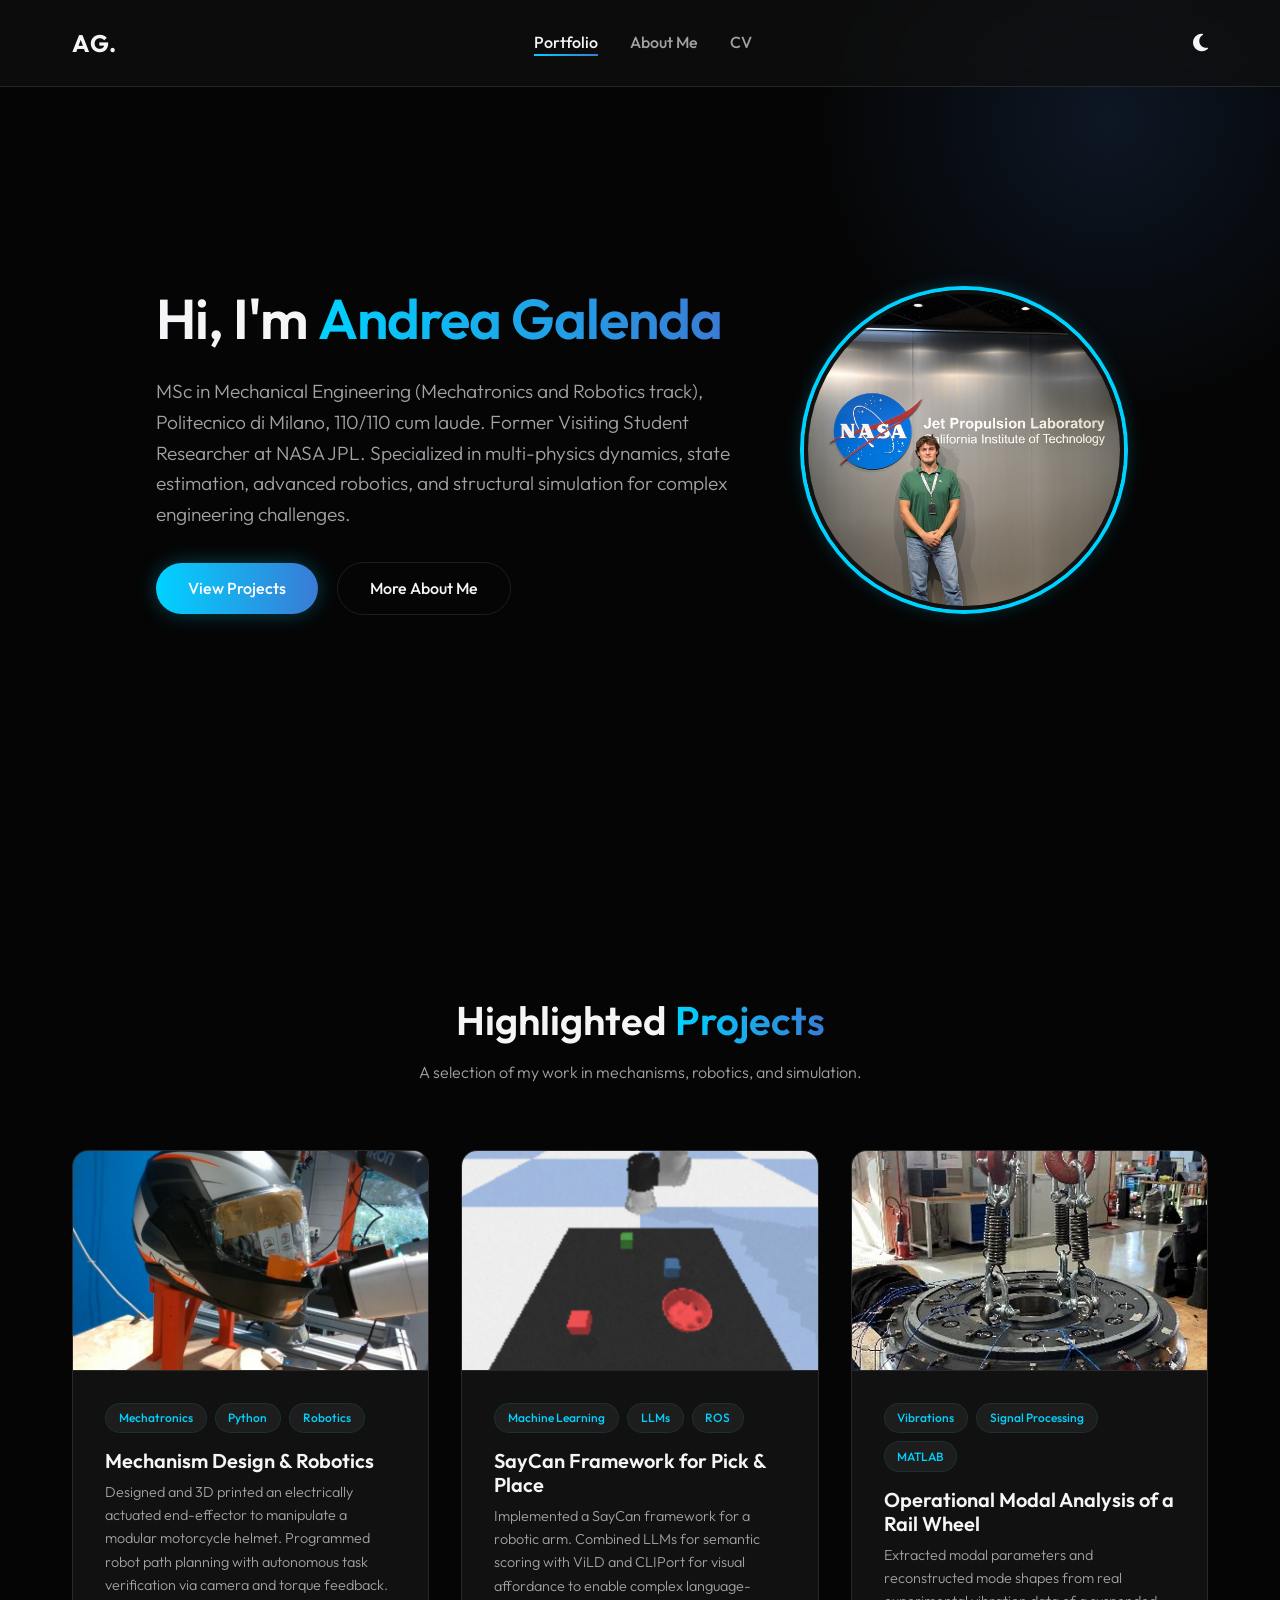
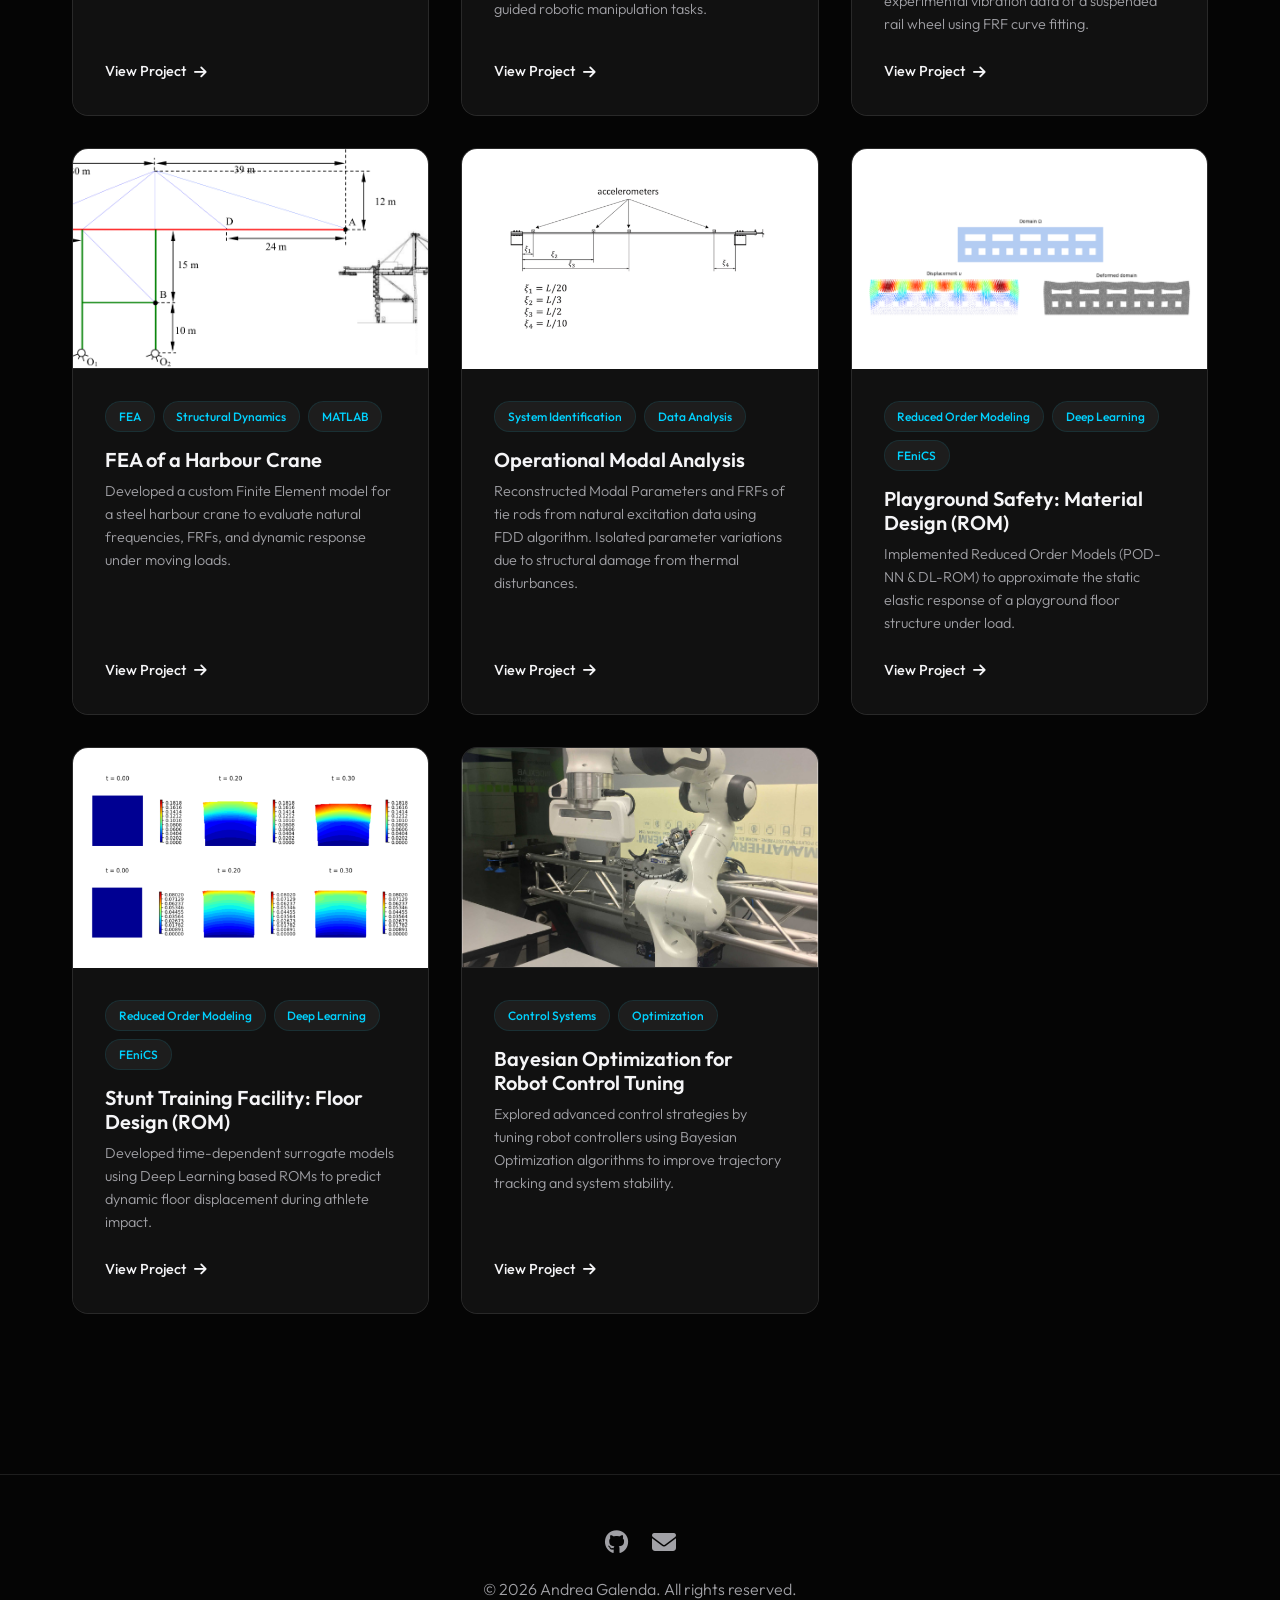
<file: index.html>
<!DOCTYPE html>
<html lang="en">
<head>
    <meta charset="UTF-8">
    <meta name="viewport" content="width=device-width, initial-scale=1.0">
    <title>Andrea Galenda | Robotics & Mechatronics Engineer</title>
    <meta name="description" content="Portfolio of Andrea Galenda, MSc in Mechanical Engineering (Mechatronics and Robotics, 110/110 cum laude), specializing in multi-physics dynamics, robotics, and advanced simulation.">
    <link rel="stylesheet" href="styles.css">
    <link rel="stylesheet" href="https://cdnjs.cloudflare.com/ajax/libs/font-awesome/6.4.0/css/all.min.css">
</head>
<body>

    <!-- Navigation -->
    <nav>
        <div class="container nav-content">
            <a href="index.html" class="logo">AG.</a>
            <ul class="nav-links">
                <li><a href="index.html" class="active">Portfolio</a></li>
                <li><a href="about.html">About Me</a></li>
                <li><a href="cv.html">CV</a></li>
            </ul>
            <button class="theme-toggle" id="theme-toggle" aria-label="Toggle dark/light mode">
                <i class="fas fa-moon" id="theme-icon"></i>
            </button>
        </div>
    </nav>

    <!-- Hero Section -->
    <section class="hero">
        <div class="container">
            <div class="hero-flex">
                <div class="hero-content">
                    <h1 class="fade-in">Hi, I'm <span class="gradient-text">Andrea Galenda</span></h1>
                    <p class="fade-in">MSc in Mechanical Engineering (Mechatronics and Robotics track), Politecnico di Milano, 110/110 cum laude. Former Visiting Student Researcher at NASA JPL. Specialized in multi-physics dynamics, state estimation, advanced robotics, and structural simulation for complex engineering challenges.</p>
                    <div class="fade-in">
                        <a href="#projects" class="btn btn-primary">View Projects</a>
                        <a href="about.html" class="btn btn-secondary" style="margin-left: 1rem;">More About Me</a>
                    </div>
                </div>
                <img src="jpl-propic.jpg" alt="Andrea Galenda Profile Picture" class="profile-pic">
            </div>
        </div>
    </section>

    <!-- Projects Section -->
    <section id="projects" class="section">
        <div class="container">
            <div class="section-header fade-in">
                <h2>Highlighted <span class="gradient-text">Projects</span></h2>
                <p>A selection of my work in mechanisms, robotics, and simulation.</p>
            </div>

            <div class="projects-grid">
                <!-- Project 1 -->
                <div class="project-card fade-in">
                    <img src="Lab_Industrial_Robotics/Lab_industrial_robotics_cover_pic.png" alt="Mechanism Design and Robotics" class="project-image" id="img-robotics">
                    <div class="project-content">
                        <div class="project-tags">
                            <span class="tag">Mechatronics</span>
                            <span class="tag">Python</span>
                            <span class="tag">Robotics</span>
                        </div>
                        <h3 class="project-title">Mechanism Design & Robotics</h3>
                        <p class="project-desc">Designed and 3D printed an electrically actuated end-effector to manipulate a modular motorcycle helmet. Programmed robot path planning with autonomous task verification via camera and torque feedback.</p>
                        <a href="project-robotics.html" class="project-link">
                            View Project <i class="fas fa-arrow-right"></i>
                        </a>
                    </div>
                </div>

                <!-- Project 2 -->
                <div class="project-card fade-in">
                    <img src="Machine_Learning_for_Mechanical_Systems/PickPlace_setup.png" alt="SayCan for Pick and Place" class="project-image" id="img-saycan">
                    <div class="project-content">
                        <div class="project-tags">
                            <span class="tag">Machine Learning</span>
                            <span class="tag">LLMs</span>
                            <span class="tag">ROS</span>
                        </div>
                        <h3 class="project-title">SayCan Framework for Pick & Place</h3>
                        <p class="project-desc">Implemented a SayCan framework for a robotic arm. Combined LLMs for semantic scoring with ViLD and CLIPort for visual affordance to enable complex language-guided robotic manipulation tasks.</p>
                        <a href="project-saycan.html" class="project-link">
                            View Project <i class="fas fa-arrow-right"></i>
                        </a>
                    </div>
                </div>

                <!-- Project 3: Rail Wheel -->
                <div class="project-card fade-in">
                    <img src="Advanced_Dynamics_For_Mechanical_System/Images/wheel.png" alt="Rail Wheel Modal Analysis" class="project-image" id="img-railwheel">
                    <div class="project-content">
                        <div class="project-tags">
                            <span class="tag">Vibrations</span>
                            <span class="tag">Signal Processing</span>
                            <span class="tag">MATLAB</span>
                        </div>
                        <h3 class="project-title">Operational Modal Analysis of a Rail Wheel</h3>
                        <p class="project-desc">Extracted modal parameters and reconstructed mode shapes from real experimental vibration data of a suspended rail wheel using FRF curve fitting.</p>
                        <a href="project-railwheel.html" class="project-link">
                            View Project <i class="fas fa-arrow-right"></i>
                        </a>
                    </div>
                </div>

                <!-- Project 4: Harbour Crane FEA -->
                <div class="project-card fade-in">
                    <img src="Advanced_Dynamics_For_Mechanical_System/crane.jpeg" alt="Harbour Crane FEA" class="project-image" id="img-fea">
                    <div class="project-content">
                        <div class="project-tags">
                            <span class="tag">FEA</span>
                            <span class="tag">Structural Dynamics</span>
                            <span class="tag">MATLAB</span>
                        </div>
                        <h3 class="project-title">FEA of a Harbour Crane</h3>
                        <p class="project-desc">Developed a custom Finite Element model for a steel harbour crane to evaluate natural frequencies, FRFs, and dynamic response under moving loads.</p>
                        <a href="project-crane-fea.html" class="project-link">
                            View Project <i class="fas fa-arrow-right"></i>
                        </a>
                    </div>
                </div>

                <!-- Project 5 -->
                <div class="project-card fade-in">
                    <img src="Data_Analysis_for_Mechanical_Systems/Sketch.png" alt="Operational Modal Analysis" class="project-image" id="img-tierods" style="background-color: white; padding: 1rem; object-fit: contain;">
                    <div class="project-content">
                        <div class="project-tags">
                            <span class="tag">System Identification</span>
                            <span class="tag">Data Analysis</span>
                        </div>
                        <h3 class="project-title">Operational Modal Analysis</h3>
                        <p class="project-desc">Reconstructed Modal Parameters and FRFs of tie rods from natural excitation data using FDD algorithm. Isolated parameter variations due to structural damage from thermal disturbances.</p>
                        <a href="project-tierods.html" class="project-link">
                            View Project <i class="fas fa-arrow-right"></i>
                        </a>
                    </div>
                </div>

                <!-- Project 6: Playground Safety ROM -->
                <div class="project-card fade-in">
                    <img src="Model_Order_Reduction/Playground_Safety/Cover_pic.png" alt="Playground Safety ROM" class="project-image" id="img-rom1" style="background-color: white; padding: 1rem; object-fit: contain;">
                    <div class="project-content">
                        <div class="project-tags">
                            <span class="tag">Reduced Order Modeling</span>
                            <span class="tag">Deep Learning</span>
                            <span class="tag">FEniCS</span>
                        </div>
                        <h3 class="project-title">Playground Safety: Material Design (ROM)</h3>
                        <p class="project-desc">Implemented Reduced Order Models (POD-NN & DL-ROM) to approximate the static elastic response of a playground floor structure under load.</p>
                        <a href="project-rom-1.html" class="project-link">
                            View Project <i class="fas fa-arrow-right"></i>
                        </a>
                    </div>
                </div>

                <!-- Project 7: Stunt Training Facility ROM -->
                <div class="project-card fade-in">
                    <img src="Model_Order_Reduction/Stunt_Training_Facility/Cover.png" alt="Stunt Training Facility ROM" class="project-image" id="img-rom2" style="background-color: white; padding: 1rem; object-fit: contain;">
                    <div class="project-content">
                        <div class="project-tags">
                            <span class="tag">Reduced Order Modeling</span>
                            <span class="tag">Deep Learning</span>
                            <span class="tag">FEniCS</span>
                        </div>
                        <h3 class="project-title">Stunt Training Facility: Floor Design (ROM)</h3>
                        <p class="project-desc">Developed time-dependent surrogate models using Deep Learning based ROMs to predict dynamic floor displacement during athlete impact.</p>
                        <a href="project-rom-2.html" class="project-link">
                            View Project <i class="fas fa-arrow-right"></i>
                        </a>
                    </div>
                </div>
                
                <!-- Project 8 -->
                <div class="project-card fade-in">
                    <img src="Machine_Learning_for_Mechanical_Systems/BO_setup.jpg" alt="Bayesian Optimization" class="project-image" id="img-bayes">
                    <div class="project-content">
                        <div class="project-tags">
                            <span class="tag">Control Systems</span>
                            <span class="tag">Optimization</span>
                        </div>
                        <h3 class="project-title">Bayesian Optimization for Robot Control Tuning</h3>
                        <p class="project-desc">Explored advanced control strategies by tuning robot controllers using Bayesian Optimization algorithms to improve trajectory tracking and system stability.</p>
                        <a href="project-bayes.html" class="project-link">
                            View Project <i class="fas fa-arrow-right"></i>
                        </a>
                    </div>
                </div>

            </div>
        </div>
    </section>

    <!-- Footer -->
    <footer>
        <div class="container">
            <div class="social-links">
                <a href="https://github.com/andreagalenda" target="_blank" aria-label="GitHub"><i class="fab fa-github"></i></a>
                <a href="mailto:andrea.galenda@gmail.com" aria-label="Email"><i class="fas fa-envelope"></i></a>
            </div>
            <p>&copy; 2026 Andrea Galenda. All rights reserved.</p>
        </div>
    </footer>

    <script src="script.js"></script>
</body>
</html>
</file>
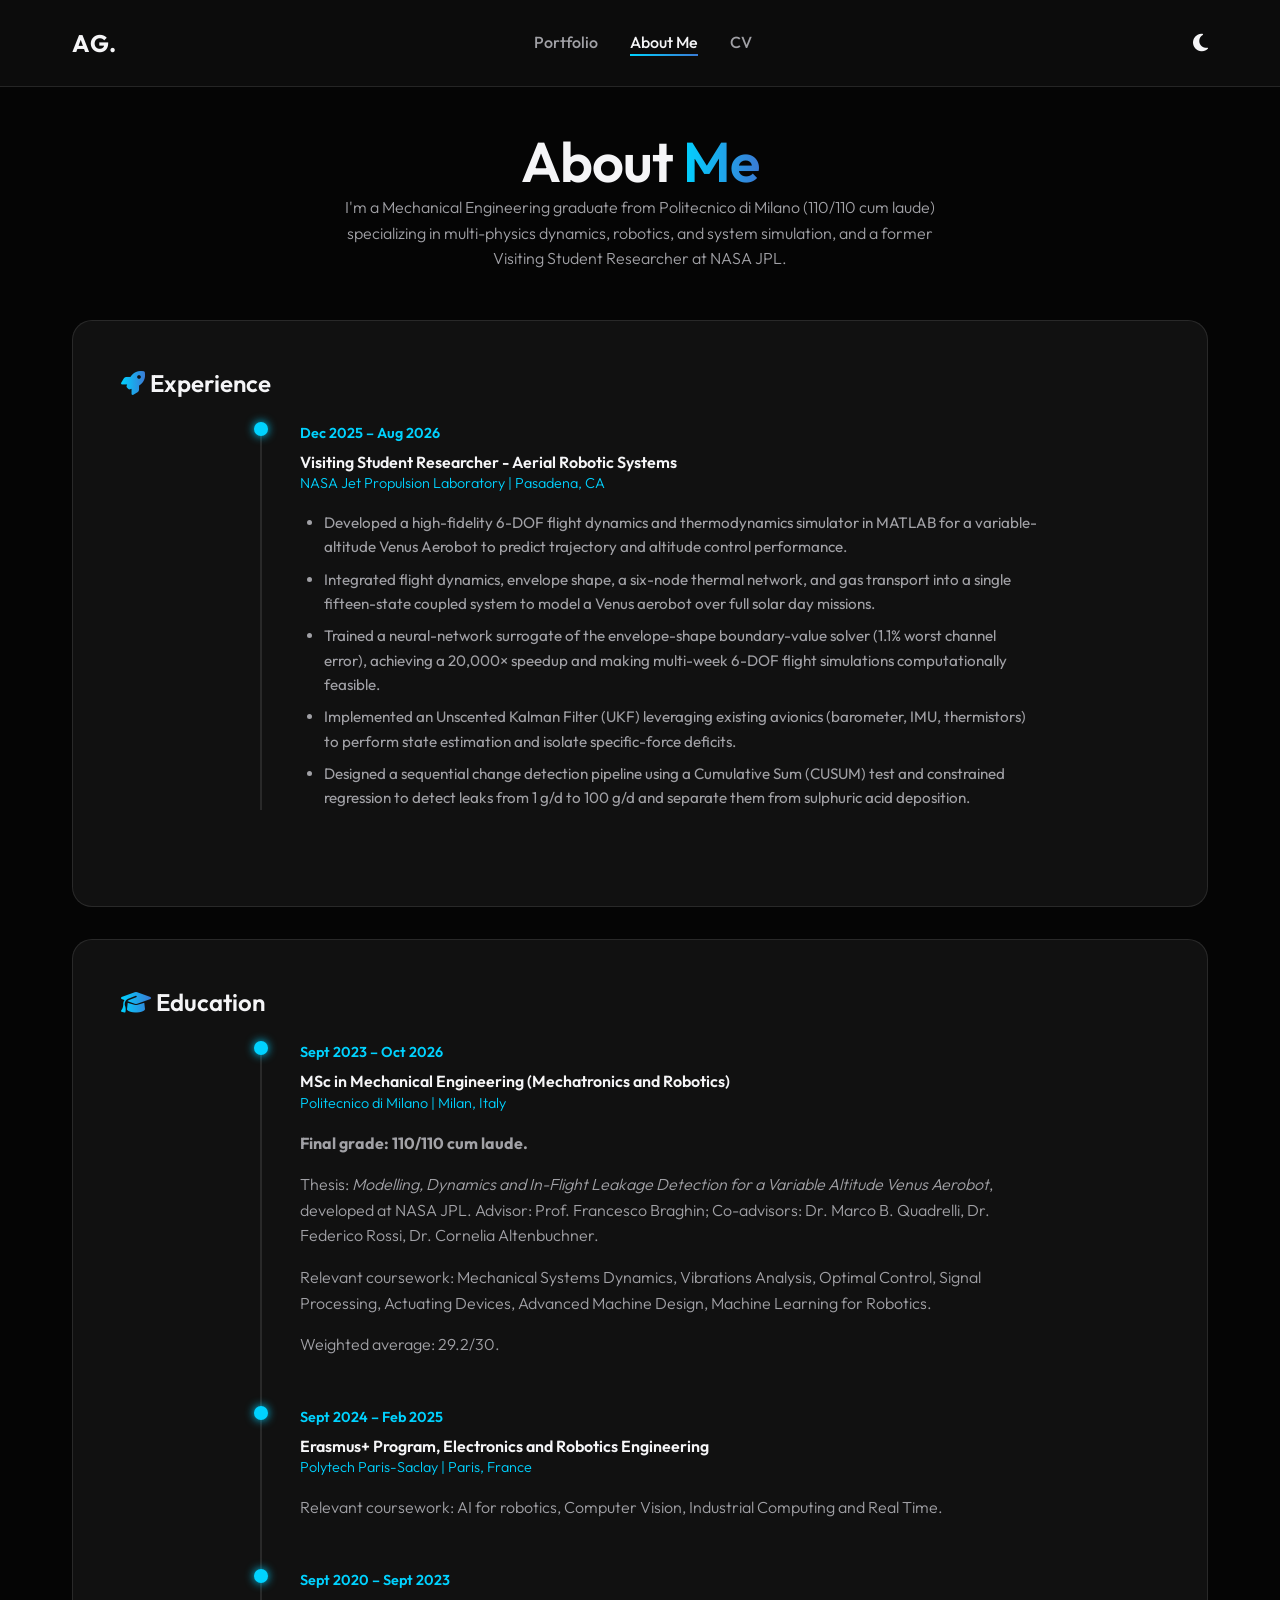
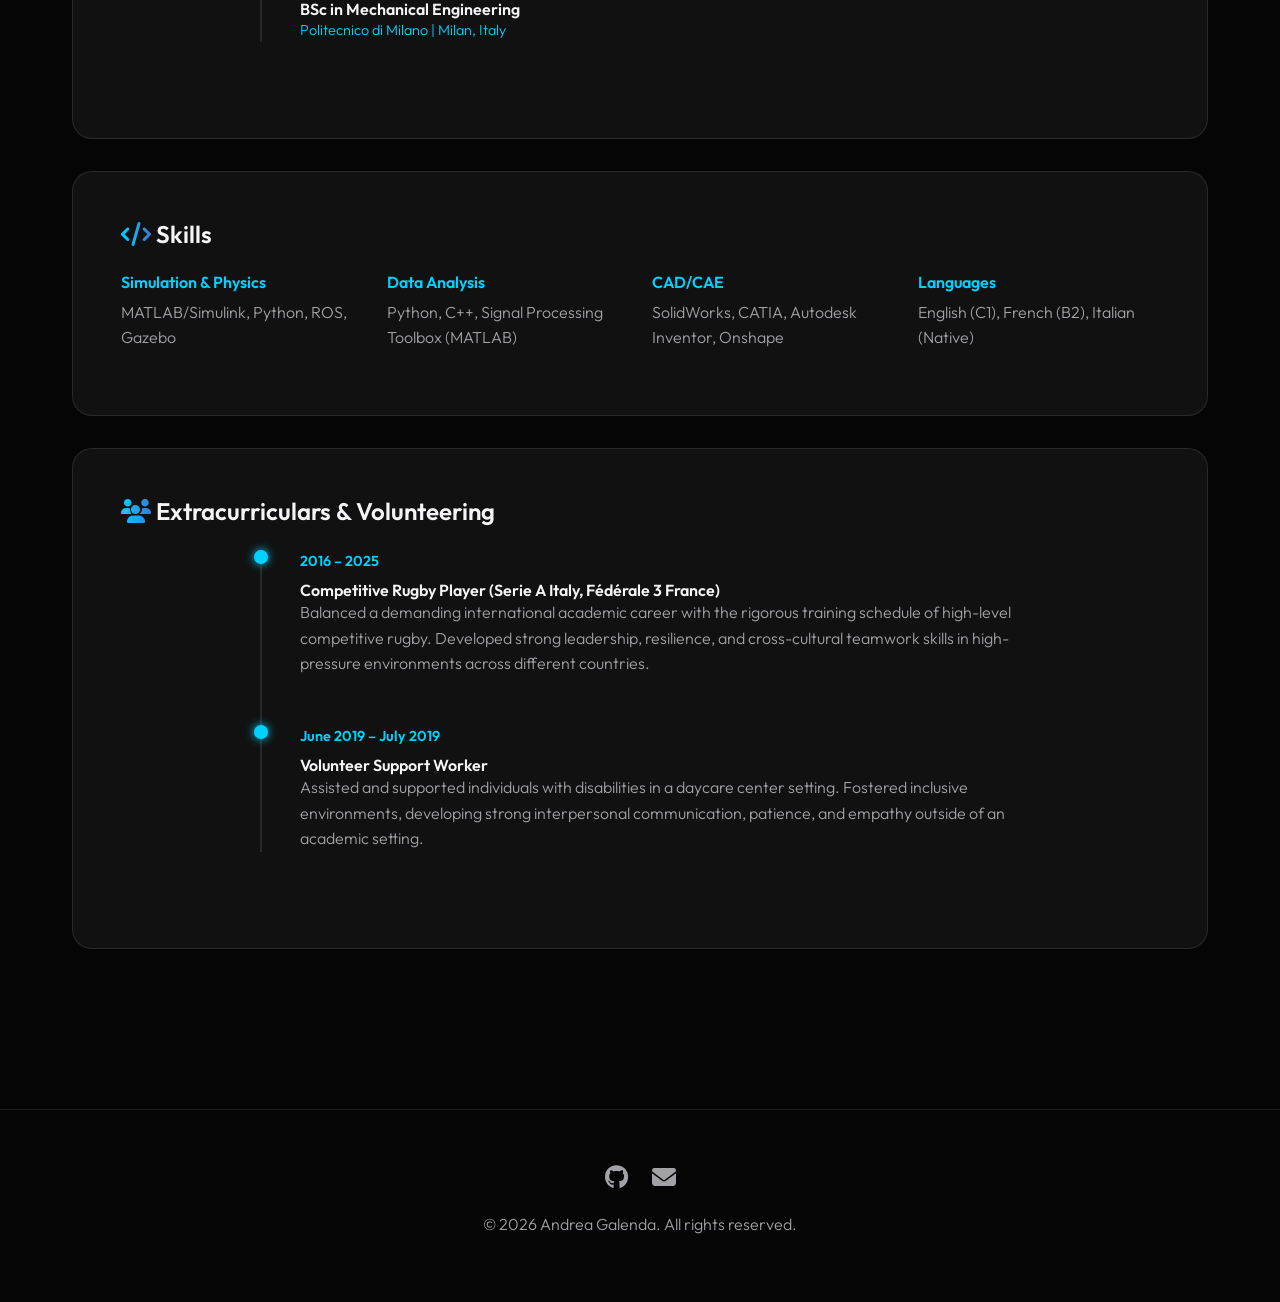
<file: about.html>
<!DOCTYPE html>
<html lang="en">
<head>
    <meta charset="UTF-8">
    <meta name="viewport" content="width=device-width, initial-scale=1.0">
    <title>About Me | Andrea Galenda</title>
    <meta name="description" content="Learn more about Andrea Galenda, MSc in Mechanical Engineering (Mechatronics and Robotics) from Politecnico di Milano.">
    <link rel="stylesheet" href="styles.css">
    <link rel="stylesheet" href="https://cdnjs.cloudflare.com/ajax/libs/font-awesome/6.4.0/css/all.min.css">
</head>
<body>

    <!-- Navigation -->
    <nav>
        <div class="container nav-content">
            <a href="index.html" class="logo">AG.</a>
            <ul class="nav-links">
                <li><a href="index.html">Portfolio</a></li>
                <li><a href="about.html" class="active">About Me</a></li>
                <li><a href="cv.html">CV</a></li>
            </ul>
            <button class="theme-toggle" id="theme-toggle" aria-label="Toggle dark/light mode">
                <i class="fas fa-moon" id="theme-icon"></i>
            </button>
        </div>
    </nav>

    <!-- About Section -->
    <section class="section page-header">
        <div class="container">
            <h1 class="fade-in">About <span class="gradient-text">Me</span></h1>
            <p class="fade-in" style="max-width: 600px; margin: 0 auto 3rem auto;">I'm a Mechanical Engineering graduate from Politecnico di Milano (110/110 cum laude) specializing in multi-physics dynamics, robotics, and system simulation, and a former Visiting Student Researcher at NASA JPL.</p>
            
            <div class="content-box fade-in">
                <h3 style="margin-bottom: 1.5rem;"><i class="fas fa-rocket gradient-text"></i> Experience</h3>
                <div class="timeline">
                    <div class="timeline-item">
                        <span class="timeline-date">Dec 2025 – Aug 2026</span>
                        <h4>Visiting Student Researcher - Aerial Robotic Systems</h4>
                        <p style="color: var(--primary-color); font-size: 0.9rem;">NASA Jet Propulsion Laboratory | Pasadena, CA</p>
                        <ul style="color: var(--text-secondary); margin-left: 1.5rem; line-height: 1.6; margin-top: 0.5rem; font-size: 0.95rem;">
                            <li style="margin-bottom: 0.5rem;">Developed a high-fidelity 6-DOF flight dynamics and thermodynamics simulator in MATLAB for a variable-altitude Venus Aerobot to predict trajectory and altitude control performance.</li>
                            <li style="margin-bottom: 0.5rem;">Integrated flight dynamics, envelope shape, a six-node thermal network, and gas transport into a single fifteen-state coupled system to model a Venus aerobot over full solar day missions.</li>
                            <li style="margin-bottom: 0.5rem;">Trained a neural-network surrogate of the envelope-shape boundary-value solver (1.1% worst channel error), achieving a 20,000&times; speedup and making multi-week 6-DOF flight simulations computationally feasible.</li>
                            <li style="margin-bottom: 0.5rem;">Implemented an Unscented Kalman Filter (UKF) leveraging existing avionics (barometer, IMU, thermistors) to perform state estimation and isolate specific-force deficits.</li>
                            <li style="margin-bottom: 0.5rem;">Designed a sequential change detection pipeline using a Cumulative Sum (CUSUM) test and constrained regression to detect leaks from 1 g/d to 100 g/d and separate them from sulphuric acid deposition.</li>
                        </ul>
                    </div>
                </div>
            </div>

            <div class="content-box fade-in">
                <h3 style="margin-bottom: 1.5rem;"><i class="fas fa-graduation-cap gradient-text"></i> Education</h3>
                <div class="timeline">
                    <div class="timeline-item">
                        <span class="timeline-date">Sept 2023 – Oct 2026</span>
                        <h4>MSc in Mechanical Engineering (Mechatronics and Robotics)</h4>
                        <p style="color: var(--primary-color); font-size: 0.9rem;">Politecnico di Milano | Milan, Italy</p>
                        <p><strong>Final grade: 110/110 cum laude.</strong></p>
                        <p>Thesis: <em>Modelling, Dynamics and In-Flight Leakage Detection for a Variable Altitude Venus Aerobot</em>, developed at NASA JPL. Advisor: Prof. Francesco Braghin; Co-advisors: Dr. Marco B. Quadrelli, Dr. Federico Rossi, Dr. Cornelia Altenbuchner.</p>
                        <p>Relevant coursework: Mechanical Systems Dynamics, Vibrations Analysis, Optimal Control, Signal Processing, Actuating Devices, Advanced Machine Design, Machine Learning for Robotics.</p>
                        <p>Weighted average: 29.2/30.</p>
                    </div>
                    <div class="timeline-item">
                        <span class="timeline-date">Sept 2024 – Feb 2025</span>
                        <h4>Erasmus+ Program, Electronics and Robotics Engineering</h4>
                        <p style="color: var(--primary-color); font-size: 0.9rem;">Polytech Paris-Saclay | Paris, France</p>
                        <p>Relevant coursework: AI for robotics, Computer Vision, Industrial Computing and Real Time.</p>
                    </div>
                    <div class="timeline-item">
                        <span class="timeline-date">Sept 2020 – Sept 2023</span>
                        <h4>BSc in Mechanical Engineering</h4>
                        <p style="color: var(--primary-color); font-size: 0.9rem;">Politecnico di Milano | Milan, Italy</p>
                    </div>
                </div>
            </div>

            <div class="content-box fade-in">
                <h3 style="margin-bottom: 1.5rem;"><i class="fas fa-code gradient-text"></i> Skills</h3>
                <div style="display: grid; grid-template-columns: repeat(auto-fit, minmax(200px, 1fr)); gap: 1.5rem; text-align: left;">
                    <div>
                        <h4 style="color: var(--primary-color); margin-bottom: 0.5rem; font-size: 1rem;">Simulation & Physics</h4>
                        <p>MATLAB/Simulink, Python, ROS, Gazebo</p>
                    </div>
                    <div>
                        <h4 style="color: var(--primary-color); margin-bottom: 0.5rem; font-size: 1rem;">Data Analysis</h4>
                        <p>Python, C++, Signal Processing Toolbox (MATLAB)</p>
                    </div>
                    <div>
                        <h4 style="color: var(--primary-color); margin-bottom: 0.5rem; font-size: 1rem;">CAD/CAE</h4>
                        <p>SolidWorks, CATIA, Autodesk Inventor, Onshape</p>
                    </div>
                    <div>
                        <h4 style="color: var(--primary-color); margin-bottom: 0.5rem; font-size: 1rem;">Languages</h4>
                        <p>English (C1), French (B2), Italian (Native)</p>
                    </div>
                </div>
            </div>
            <div class="content-box fade-in">
                <h3 style="margin-bottom: 1.5rem;"><i class="fas fa-users gradient-text"></i> Extracurriculars & Volunteering</h3>
                <div class="timeline">
                    <div class="timeline-item">
                        <span class="timeline-date">2016 – 2025</span>
                        <h4>Competitive Rugby Player (Serie A Italy, Fédérale 3 France)</h4>
                        <p>Balanced a demanding international academic career with the rigorous training schedule of high-level competitive rugby. Developed strong leadership, resilience, and cross-cultural teamwork skills in high-pressure environments across different countries.</p>
                    </div>
                    <div class="timeline-item">
                        <span class="timeline-date">June 2019 – July 2019</span>
                        <h4>Volunteer Support Worker</h4>
                        <p>Assisted and supported individuals with disabilities in a daycare center setting. Fostered inclusive environments, developing strong interpersonal communication, patience, and empathy outside of an academic setting.</p>
                    </div>
                </div>
            </div>
        </div>
    </section>

    <!-- Footer -->
    <footer>
        <div class="container">
            <div class="social-links">
                <a href="https://github.com/andreagalenda" target="_blank" aria-label="GitHub"><i class="fab fa-github"></i></a>
                <a href="mailto:andrea.galenda@gmail.com" aria-label="Email"><i class="fas fa-envelope"></i></a>
            </div>
            <p>&copy; 2026 Andrea Galenda. All rights reserved.</p>
        </div>
    </footer>

    <script src="script.js"></script>
</body>
</html>
</file>
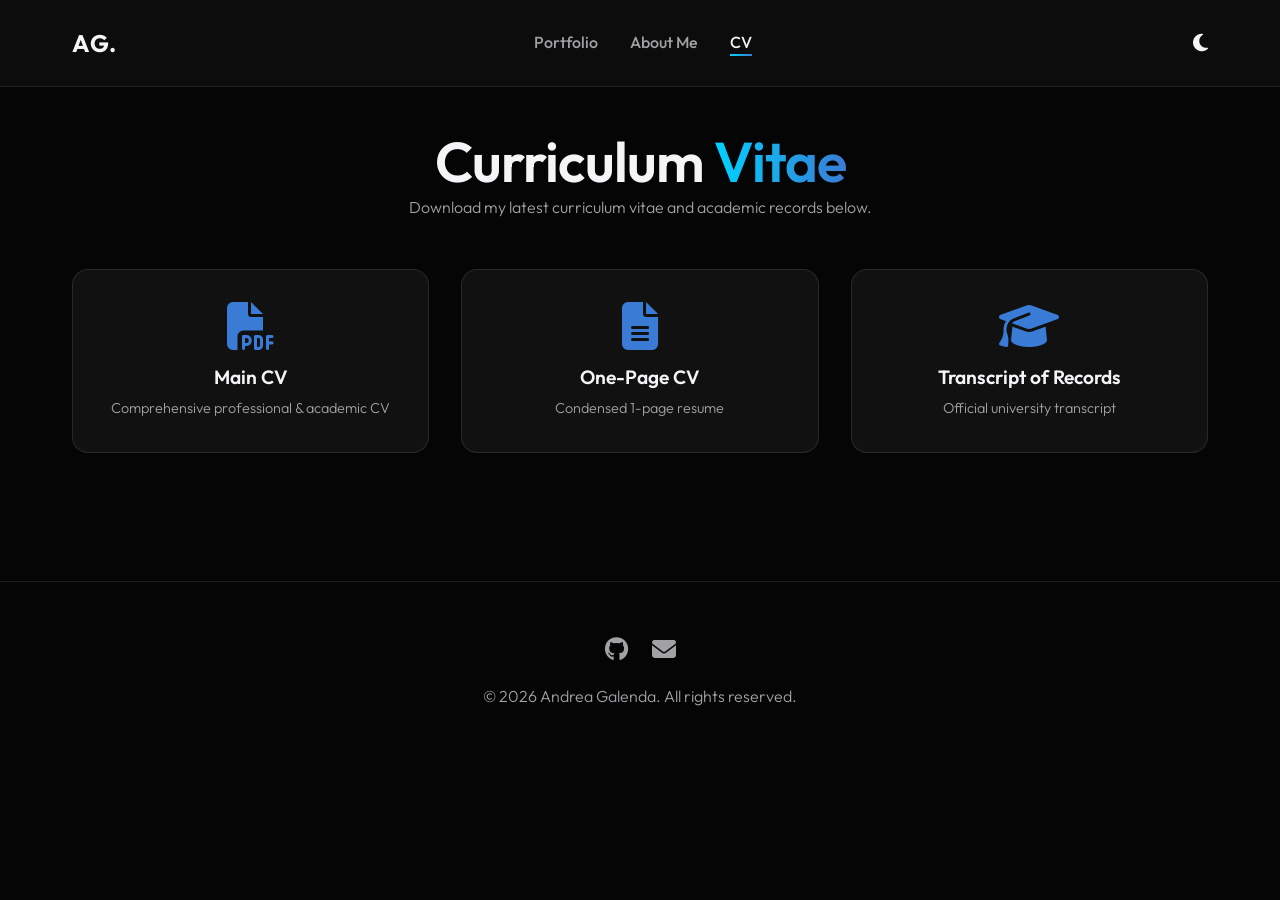
<file: cv.html>
<!DOCTYPE html>
<html lang="en">
<head>
    <meta charset="UTF-8">
    <meta name="viewport" content="width=device-width, initial-scale=1.0">
    <title>CV & Documents | Andrea Galenda</title>
    <meta name="description" content="Download the CV and Transcript of Records for Andrea Galenda.">
    <link rel="stylesheet" href="styles.css">
    <link rel="stylesheet" href="https://cdnjs.cloudflare.com/ajax/libs/font-awesome/6.4.0/css/all.min.css">
</head>
<body>

    <!-- Navigation -->
    <nav>
        <div class="container nav-content">
            <a href="index.html" class="logo">AG.</a>
            <ul class="nav-links">
                <li><a href="index.html">Portfolio</a></li>
                <li><a href="about.html">About Me</a></li>
                <li><a href="cv.html" class="active">CV</a></li>
            </ul>
            <button class="theme-toggle" id="theme-toggle" aria-label="Toggle dark/light mode">
                <i class="fas fa-moon" id="theme-icon"></i>
            </button>
        </div>
    </nav>

    <!-- CV Section -->
    <section class="section page-header">
        <div class="container">
            <h1 class="fade-in">Curriculum <span class="gradient-text">Vitae</span></h1>
            <p class="fade-in" style="max-width: 600px; margin: 0 auto;">Download my latest curriculum vitae and academic records below.</p>
            
            <div class="cv-download-cards fade-in">
                
                <a href="assets/CV_Andrea_Galenda.pdf" download class="cv-card" style="text-decoration: none; color: inherit;">
                    <i class="fas fa-file-pdf cv-icon"></i>
                    <h3 style="font-size: 1.2rem;">Main CV</h3>
                    <p style="font-size: 0.9rem; margin-bottom: 0;">Comprehensive professional & academic CV</p>
                </a>
                
                <a href="assets/CV_Onepage.pdf" download class="cv-card" style="text-decoration: none; color: inherit;">
                    <i class="fas fa-file-alt cv-icon"></i>
                    <h3 style="font-size: 1.2rem;">One-Page CV</h3>
                    <p style="font-size: 0.9rem; margin-bottom: 0;">Condensed 1-page resume</p>
                </a>

                <a href="assets/TOR_Andrea_Galenda.pdf" download class="cv-card" style="text-decoration: none; color: inherit;">
                    <i class="fas fa-graduation-cap cv-icon"></i>
                    <h3 style="font-size: 1.2rem;">Transcript of Records</h3>
                    <p style="font-size: 0.9rem; margin-bottom: 0;">Official university transcript</p>
                </a>

            </div>
        </div>
    </section>

    <!-- Footer -->
    <footer>
        <div class="container">
            <div class="social-links">
                <a href="https://github.com/andreagalenda" target="_blank" aria-label="GitHub"><i class="fab fa-github"></i></a>
                <a href="mailto:andrea.galenda@gmail.com" aria-label="Email"><i class="fas fa-envelope"></i></a>
            </div>
            <p>&copy; 2026 Andrea Galenda. All rights reserved.</p>
        </div>
    </footer>

    <script src="script.js"></script>
</body>
</html>
</file>
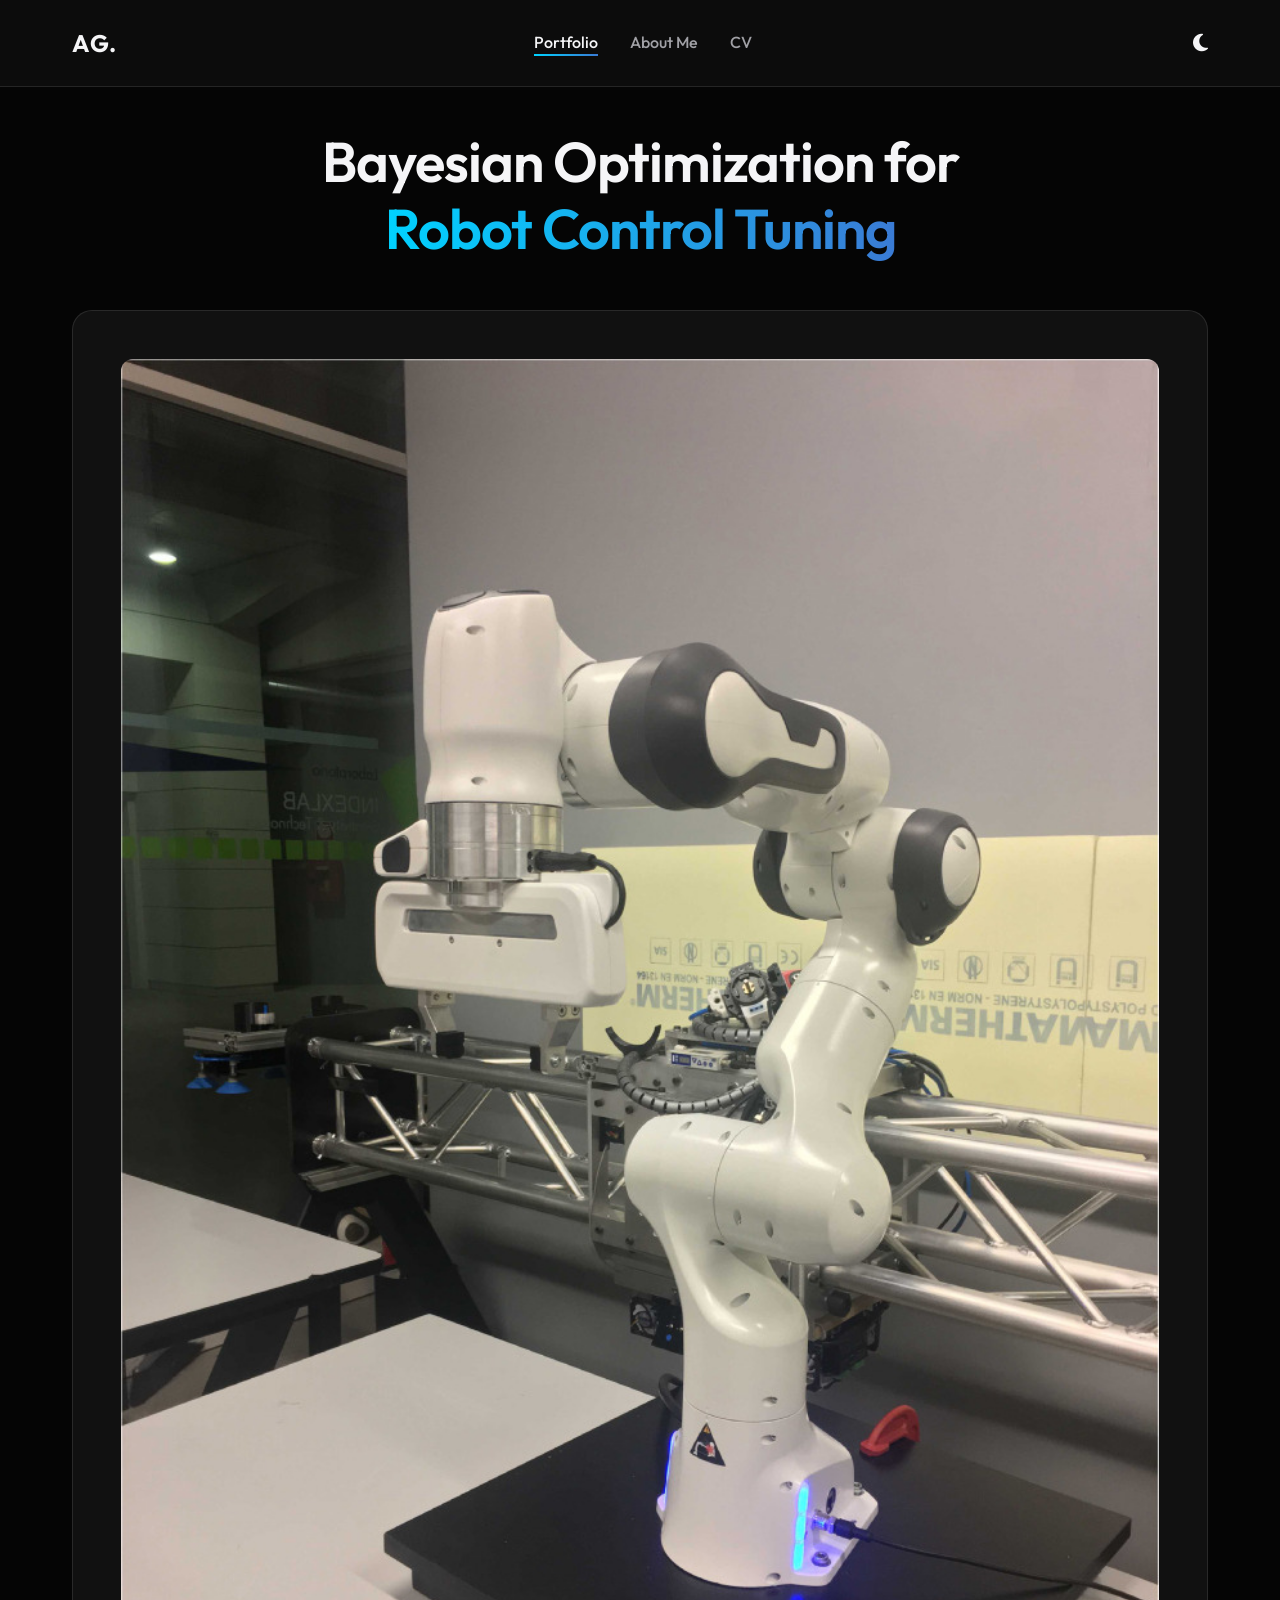
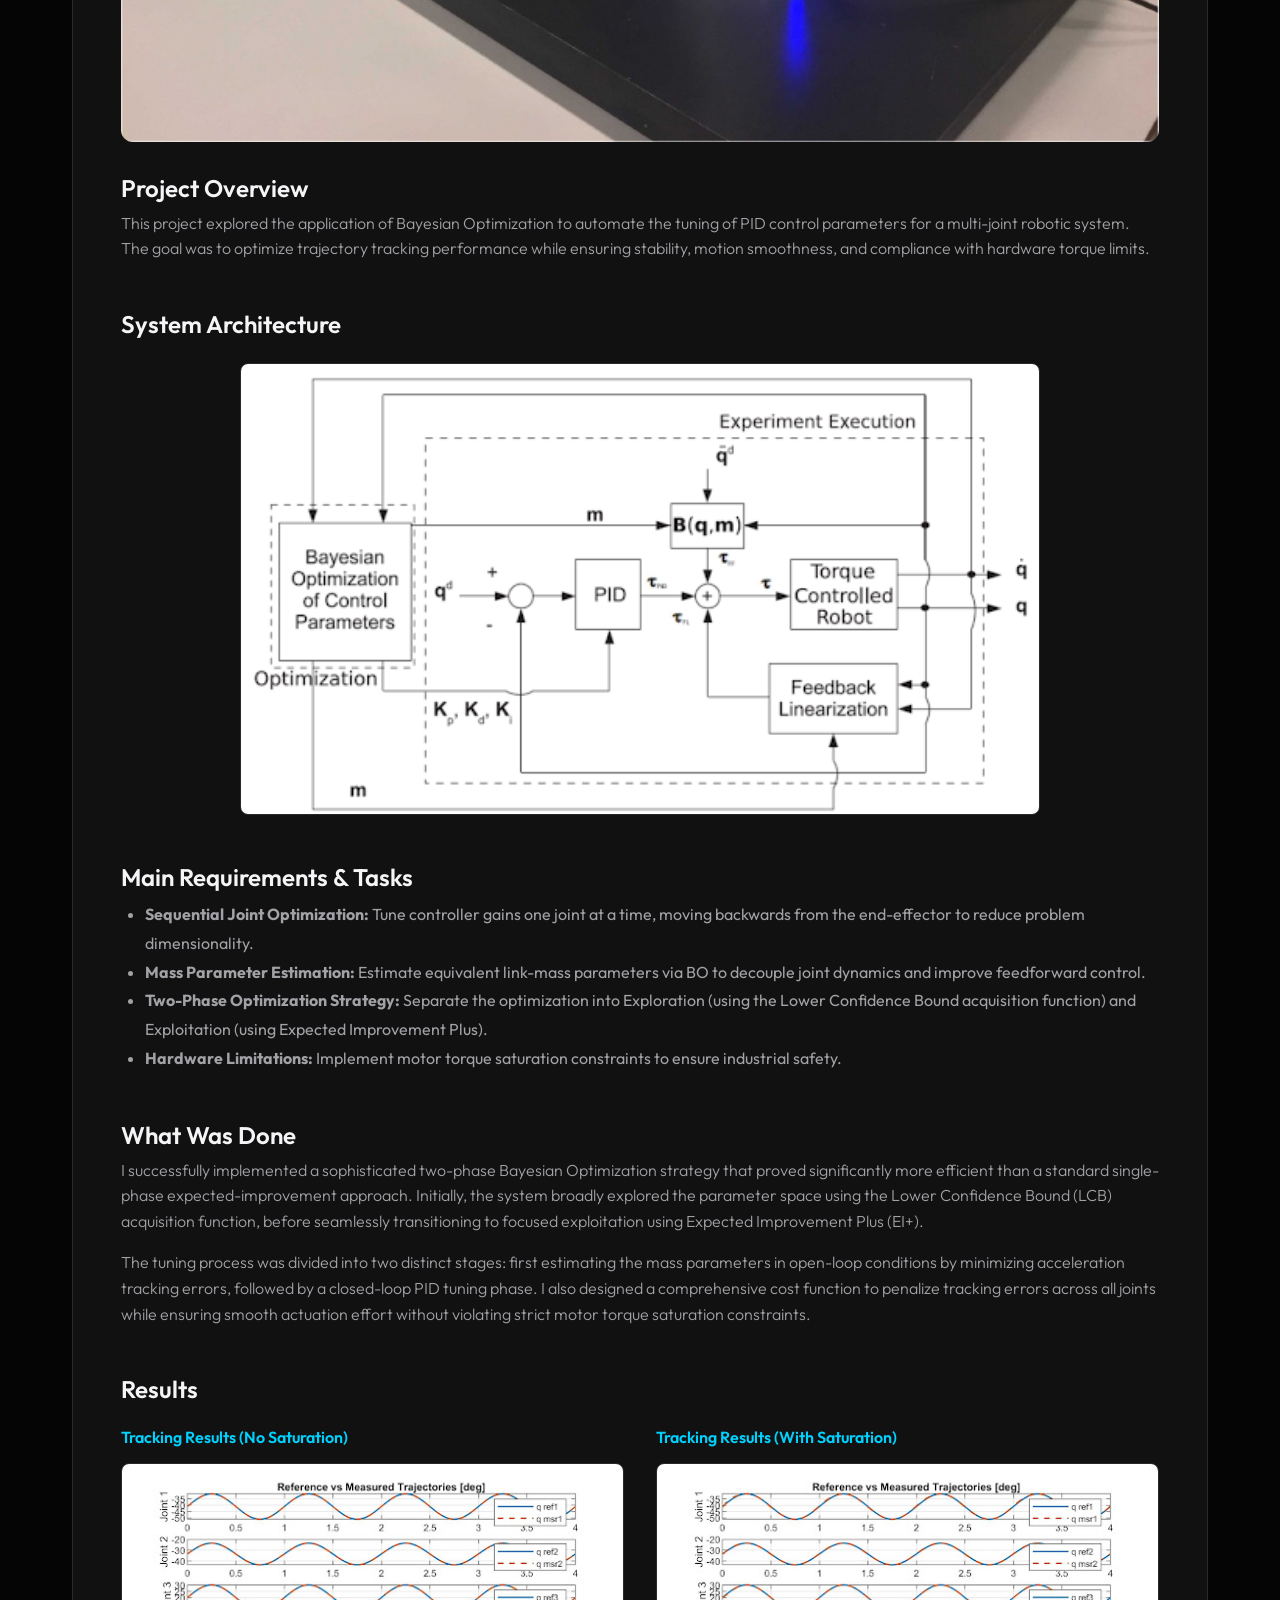
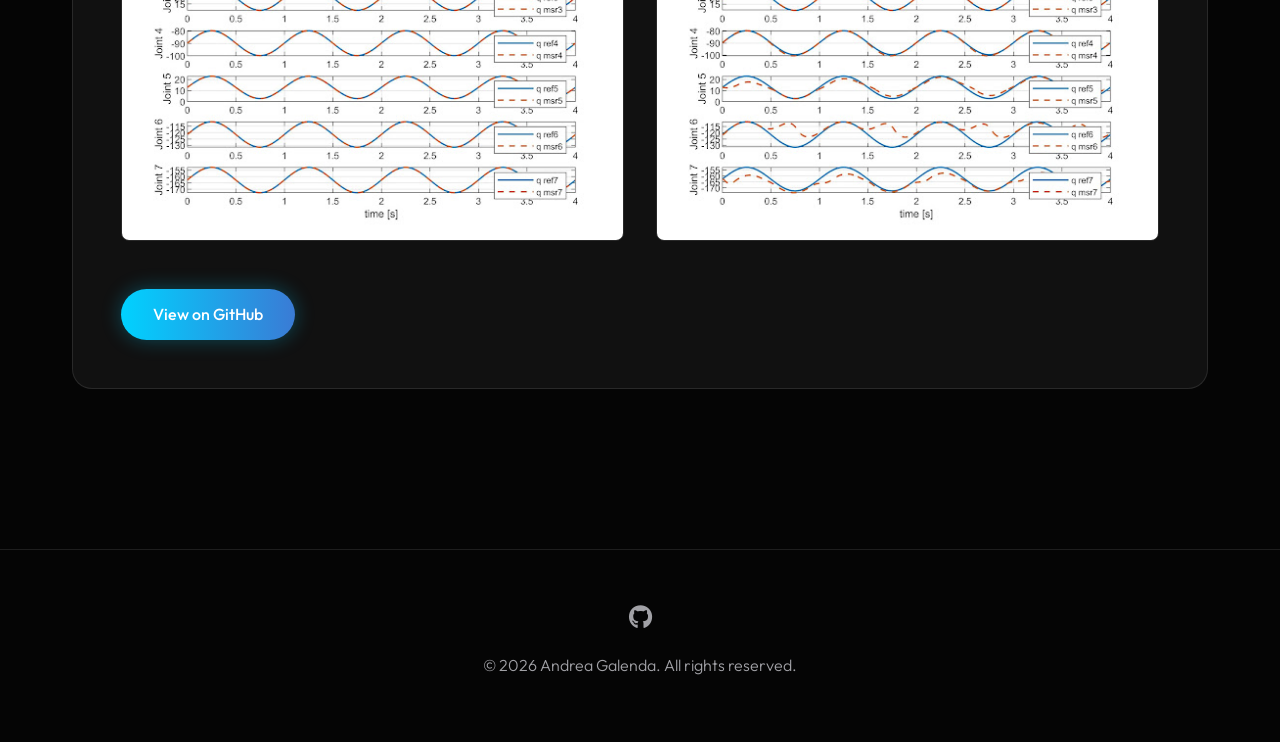
<file: project-bayes.html>
<!DOCTYPE html>
<html lang="en">
<head>
    <meta charset="UTF-8">
    <meta name="viewport" content="width=device-width, initial-scale=1.0">
    <title>Bayesian Optimization for Robot Control Tuning | Andrea Galenda</title>
    <link rel="stylesheet" href="styles.css">
    <link rel="stylesheet" href="https://cdnjs.cloudflare.com/ajax/libs/font-awesome/6.4.0/css/all.min.css">
</head>
<body>
    <nav>
        <div class="container nav-content">
            <a href="index.html" class="logo">AG.</a>
            <ul class="nav-links">
                <li><a href="index.html" class="active">Portfolio</a></li>
                <li><a href="about.html">About Me</a></li>
                <li><a href="cv.html">CV</a></li>
            </ul>
            <button class="theme-toggle" id="theme-toggle" aria-label="Toggle dark/light mode">
                <i class="fas fa-moon" id="theme-icon"></i>
            </button>
        </div>
    </nav>

    <section class="section page-header">
        <div class="container">
            <h1 class="fade-in">Bayesian Optimization for <span class="gradient-text">Robot Control Tuning</span></h1>
            
            <div class="content-box fade-in" style="margin-top: 3rem;">
                <img src="Machine_Learning_for_Mechanical_Systems/BO_setup.jpg" alt="Bayesian Optimization Setup" style="display: block; width: 100%; height: auto; border-radius: 12px; margin-bottom: 2rem;">
                
                <h3>Project Overview</h3>
                <p>This project explored the application of Bayesian Optimization to automate the tuning of PID control parameters for a multi-joint robotic system. The goal was to optimize trajectory tracking performance while ensuring stability, motion smoothness, and compliance with hardware torque limits.</p>

                <h3 style="margin-top: 3rem;">System Architecture</h3>
                <img src="Machine_Learning_for_Mechanical_Systems/System_sheme_BO.png" alt="Block diagram of the system" style="display: block; width: 100%; height: auto; max-width: 800px; margin: 1.5rem auto; border-radius: 8px; border: 1px solid var(--border-color);">
                
                <h3 style="margin-top: 3rem;">Main Requirements & Tasks</h3>
                <ul style="color: var(--text-secondary); margin-left: 1.5rem; line-height: 1.8;">
                    <li><strong>Sequential Joint Optimization:</strong> Tune controller gains one joint at a time, moving backwards from the end-effector to reduce problem dimensionality.</li>
                    <li><strong>Mass Parameter Estimation:</strong> Estimate equivalent link-mass parameters via BO to decouple joint dynamics and improve feedforward control.</li>
                    <li><strong>Two-Phase Optimization Strategy:</strong> Separate the optimization into Exploration (using the Lower Confidence Bound acquisition function) and Exploitation (using Expected Improvement Plus).</li>
                    <li><strong>Hardware Limitations:</strong> Implement motor torque saturation constraints to ensure industrial safety.</li>
                </ul>

                <h3 style="margin-top: 3rem;">What Was Done</h3>
                <p>I successfully implemented a sophisticated two-phase Bayesian Optimization strategy that proved significantly more efficient than a standard single-phase expected-improvement approach. Initially, the system broadly explored the parameter space using the Lower Confidence Bound (LCB) acquisition function, before seamlessly transitioning to focused exploitation using Expected Improvement Plus (EI+).</p>
                <p style="margin-top: 1rem;">The tuning process was divided into two distinct stages: first estimating the mass parameters in open-loop conditions by minimizing acceleration tracking errors, followed by a closed-loop PID tuning phase. I also designed a comprehensive cost function to penalize tracking errors across all joints while ensuring smooth actuation effort without violating strict motor torque saturation constraints.</p>

                <h3 style="margin-top: 3rem;">Results</h3>
                <div style="display: flex; gap: 2rem; margin-top: 1.5rem; flex-wrap: wrap;">
                    <div style="flex: 1; min-width: 300px;">
                        <h4 style="margin-bottom: 1rem; color: var(--primary-color);">Tracking Results (No Saturation)</h4>
                        <img src="Machine_Learning_for_Mechanical_Systems/BO_res_no_Saturation.jpg" alt="Tracking without saturation" style="display: block; width: 100%; height: auto; border-radius: 8px; border: 1px solid var(--border-color);">
                    </div>
                    <div style="flex: 1; min-width: 300px;">
                        <h4 style="margin-bottom: 1rem; color: var(--primary-color);">Tracking Results (With Saturation)</h4>
                        <img src="Machine_Learning_for_Mechanical_Systems/BO_res_Saturation.jpg" alt="Tracking with saturation" style="display: block; width: 100%; height: auto; border-radius: 8px; border: 1px solid var(--border-color);">
                    </div>
                </div>
                
                <a href="https://github.com/andreagalenda/Machine_Learning_for_Mechanical_Systems" target="_blank" class="btn btn-primary" style="margin-top: 3rem;">View on GitHub</a>
            </div>
        </div>
    </section>

    <footer>
        <div class="container">
            <div class="social-links">
                <a href="https://github.com/andreagalenda" target="_blank"><i class="fab fa-github"></i></a>
            </div>
            <p>&copy; 2026 Andrea Galenda. All rights reserved.</p>
        </div>
    </footer>
    <script src="script.js"></script>
</body>
</html>
</file>
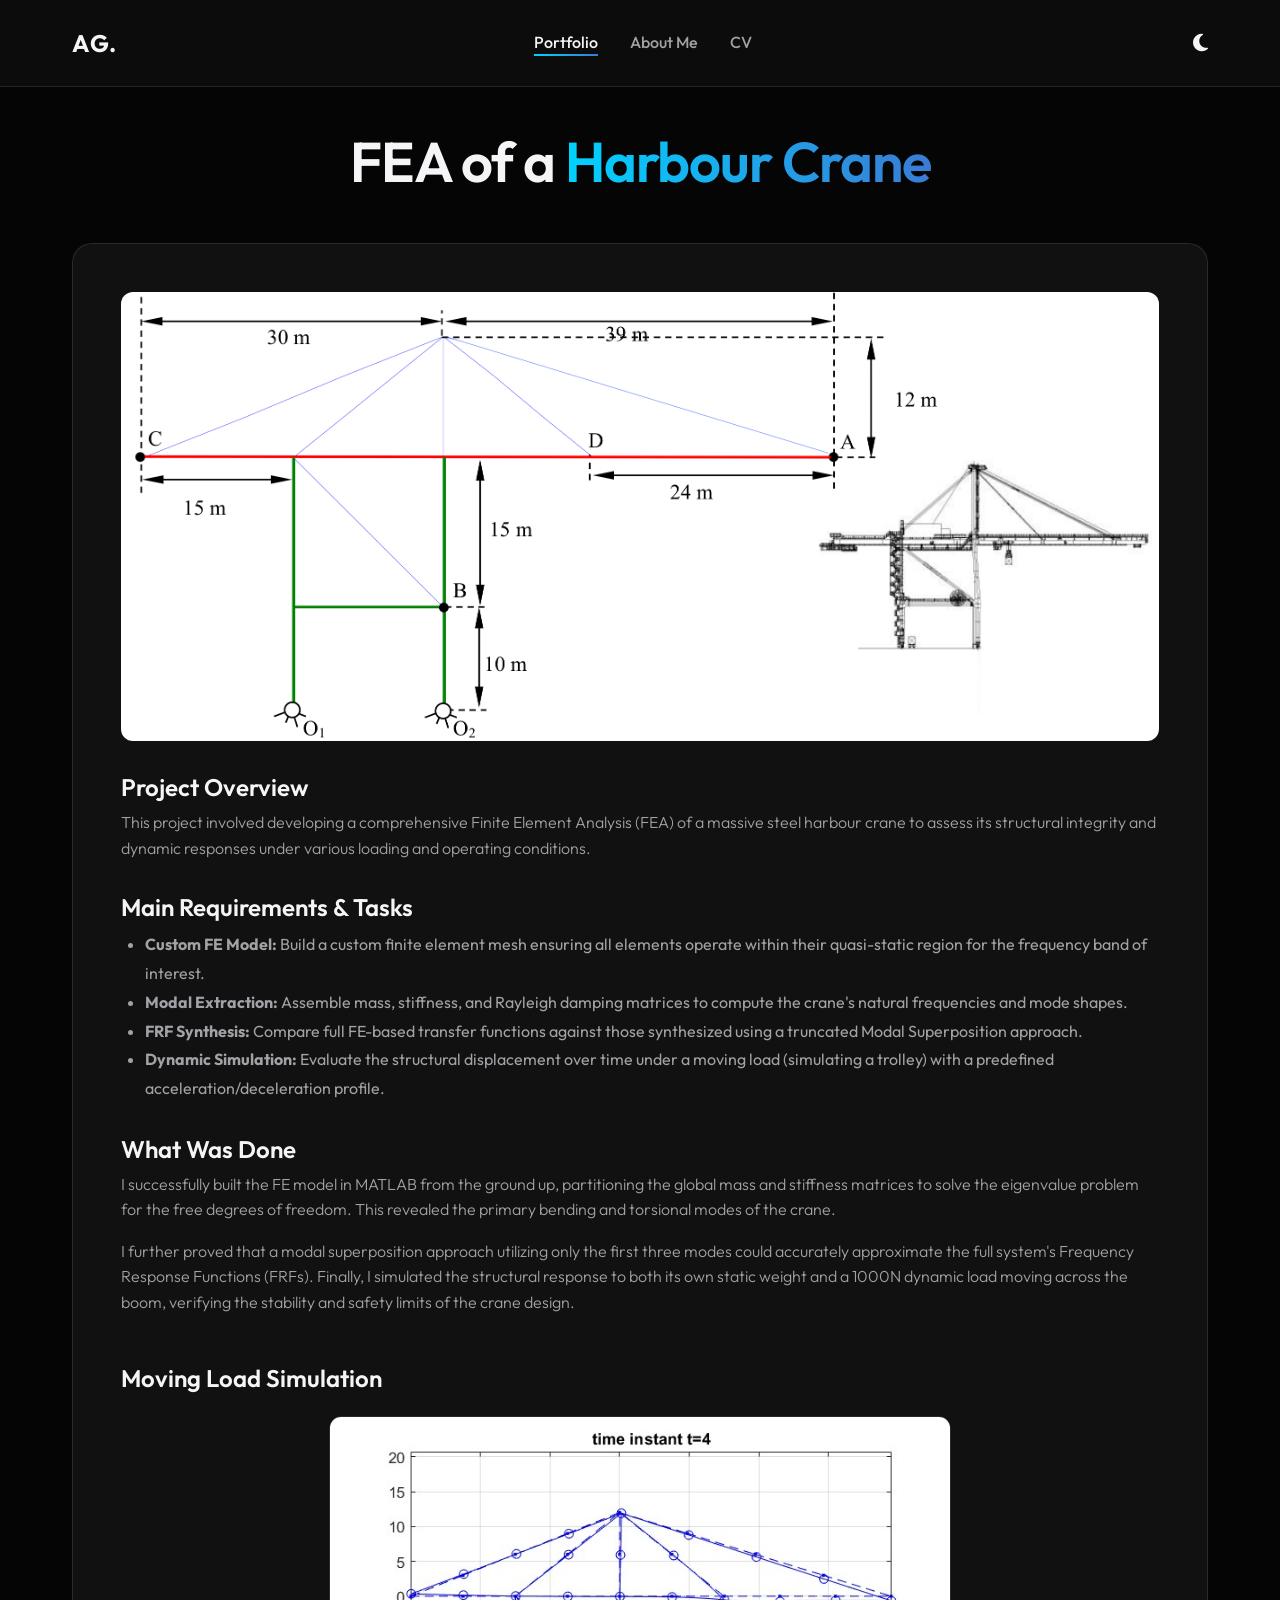
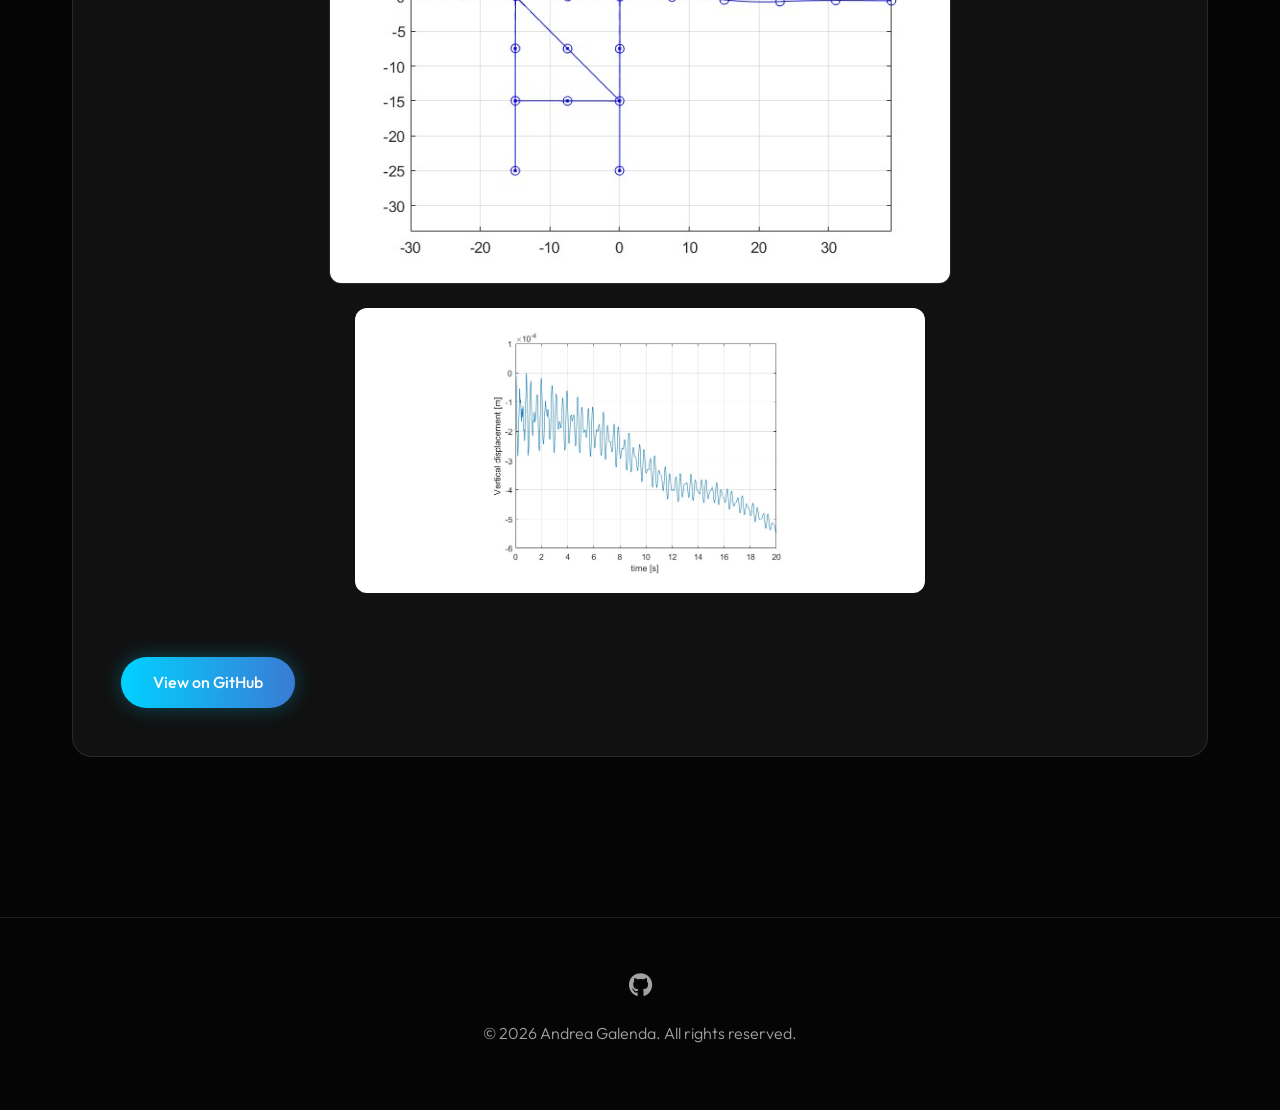
<file: project-crane-fea.html>
<!DOCTYPE html>
<html lang="en">
<head>
    <meta charset="UTF-8">
    <meta name="viewport" content="width=device-width, initial-scale=1.0">
    <title>FEA of a Harbour Crane | Andrea Galenda</title>
    <link rel="stylesheet" href="styles.css">
    <link rel="stylesheet" href="https://cdnjs.cloudflare.com/ajax/libs/font-awesome/6.4.0/css/all.min.css">
</head>
<body>
    <nav>
        <div class="container nav-content">
            <a href="index.html" class="logo">AG.</a>
            <ul class="nav-links">
                <li><a href="index.html" class="active">Portfolio</a></li>
                <li><a href="about.html">About Me</a></li>
                <li><a href="cv.html">CV</a></li>
            </ul>
            <button class="theme-toggle" id="theme-toggle" aria-label="Toggle dark/light mode">
                <i class="fas fa-moon" id="theme-icon"></i>
            </button>
        </div>
    </nav>

    <section class="section page-header">
        <div class="container">
            <h1 class="fade-in">FEA of a <span class="gradient-text">Harbour Crane</span></h1>
            
            <div class="content-box fade-in" style="margin-top: 3rem;">
                <img src="Advanced_Dynamics_For_Mechanical_System/crane.jpeg" alt="Harbour Crane" style="display: block; width: 100%; height: auto; border-radius: 12px; margin-bottom: 2rem;">
                
                <h3>Project Overview</h3>
                <p>This project involved developing a comprehensive Finite Element Analysis (FEA) of a massive steel harbour crane to assess its structural integrity and dynamic responses under various loading and operating conditions.</p>
                
                <h3 style="margin-top: 2rem;">Main Requirements & Tasks</h3>
                <ul style="color: var(--text-secondary); margin-left: 1.5rem; line-height: 1.8;">
                    <li><strong>Custom FE Model:</strong> Build a custom finite element mesh ensuring all elements operate within their quasi-static region for the frequency band of interest.</li>
                    <li><strong>Modal Extraction:</strong> Assemble mass, stiffness, and Rayleigh damping matrices to compute the crane's natural frequencies and mode shapes.</li>
                    <li><strong>FRF Synthesis:</strong> Compare full FE-based transfer functions against those synthesized using a truncated Modal Superposition approach.</li>
                    <li><strong>Dynamic Simulation:</strong> Evaluate the structural displacement over time under a moving load (simulating a trolley) with a predefined acceleration/deceleration profile.</li>
                </ul>

                <h3 style="margin-top: 2rem;">What Was Done</h3>
                <p>I successfully built the FE model in MATLAB from the ground up, partitioning the global mass and stiffness matrices to solve the eigenvalue problem for the free degrees of freedom. This revealed the primary bending and torsional modes of the crane.</p>
                <p style="margin-top: 1rem;">I further proved that a modal superposition approach utilizing only the first three modes could accurately approximate the full system's Frequency Response Functions (FRFs). Finally, I simulated the structural response to both its own static weight and a 1000N dynamic load moving across the boom, verifying the stability and safety limits of the crane design.</p>
                
                <h3 style="margin-top: 3rem;">Moving Load Simulation</h3>
                <div style="display: flex; gap: 1.5rem; flex-wrap: wrap; margin-top: 1.5rem; margin-bottom: 2rem; justify-content: center; align-items: center;">
                    <img src="Advanced_Dynamics_For_Mechanical_System/crane_moving_load.gif" alt="Moving Load Animation" style="width: 60%; min-width: 300px; aspect-ratio: 4 / 3; object-fit: cover; border-radius: 12px; border: 1px solid var(--border-color);">
                    <img src="Advanced_Dynamics_For_Mechanical_System/Immagini-report/Andamento.jpg" alt="Displacement Time History" style="width: 55%; min-width: 250px; aspect-ratio: 2 / 1; object-fit: contain; border-radius: 12px; border: 1px solid var(--border-color); background-color: white; padding: 1rem;">
                </div>
                
                <a href="https://github.com/andreagalenda/Advanced_Dynamics_For_Mechanical_System" target="_blank" class="btn btn-primary" style="margin-top: 2rem;">View on GitHub</a>
            </div>
        </div>
    </section>

    <footer>
        <div class="container">
            <div class="social-links">
                <a href="https://github.com/andreagalenda" target="_blank"><i class="fab fa-github"></i></a>
            </div>
            <p>&copy; 2026 Andrea Galenda. All rights reserved.</p>
        </div>
    </footer>
    <script src="script.js"></script>
</body>
</html>
</file>
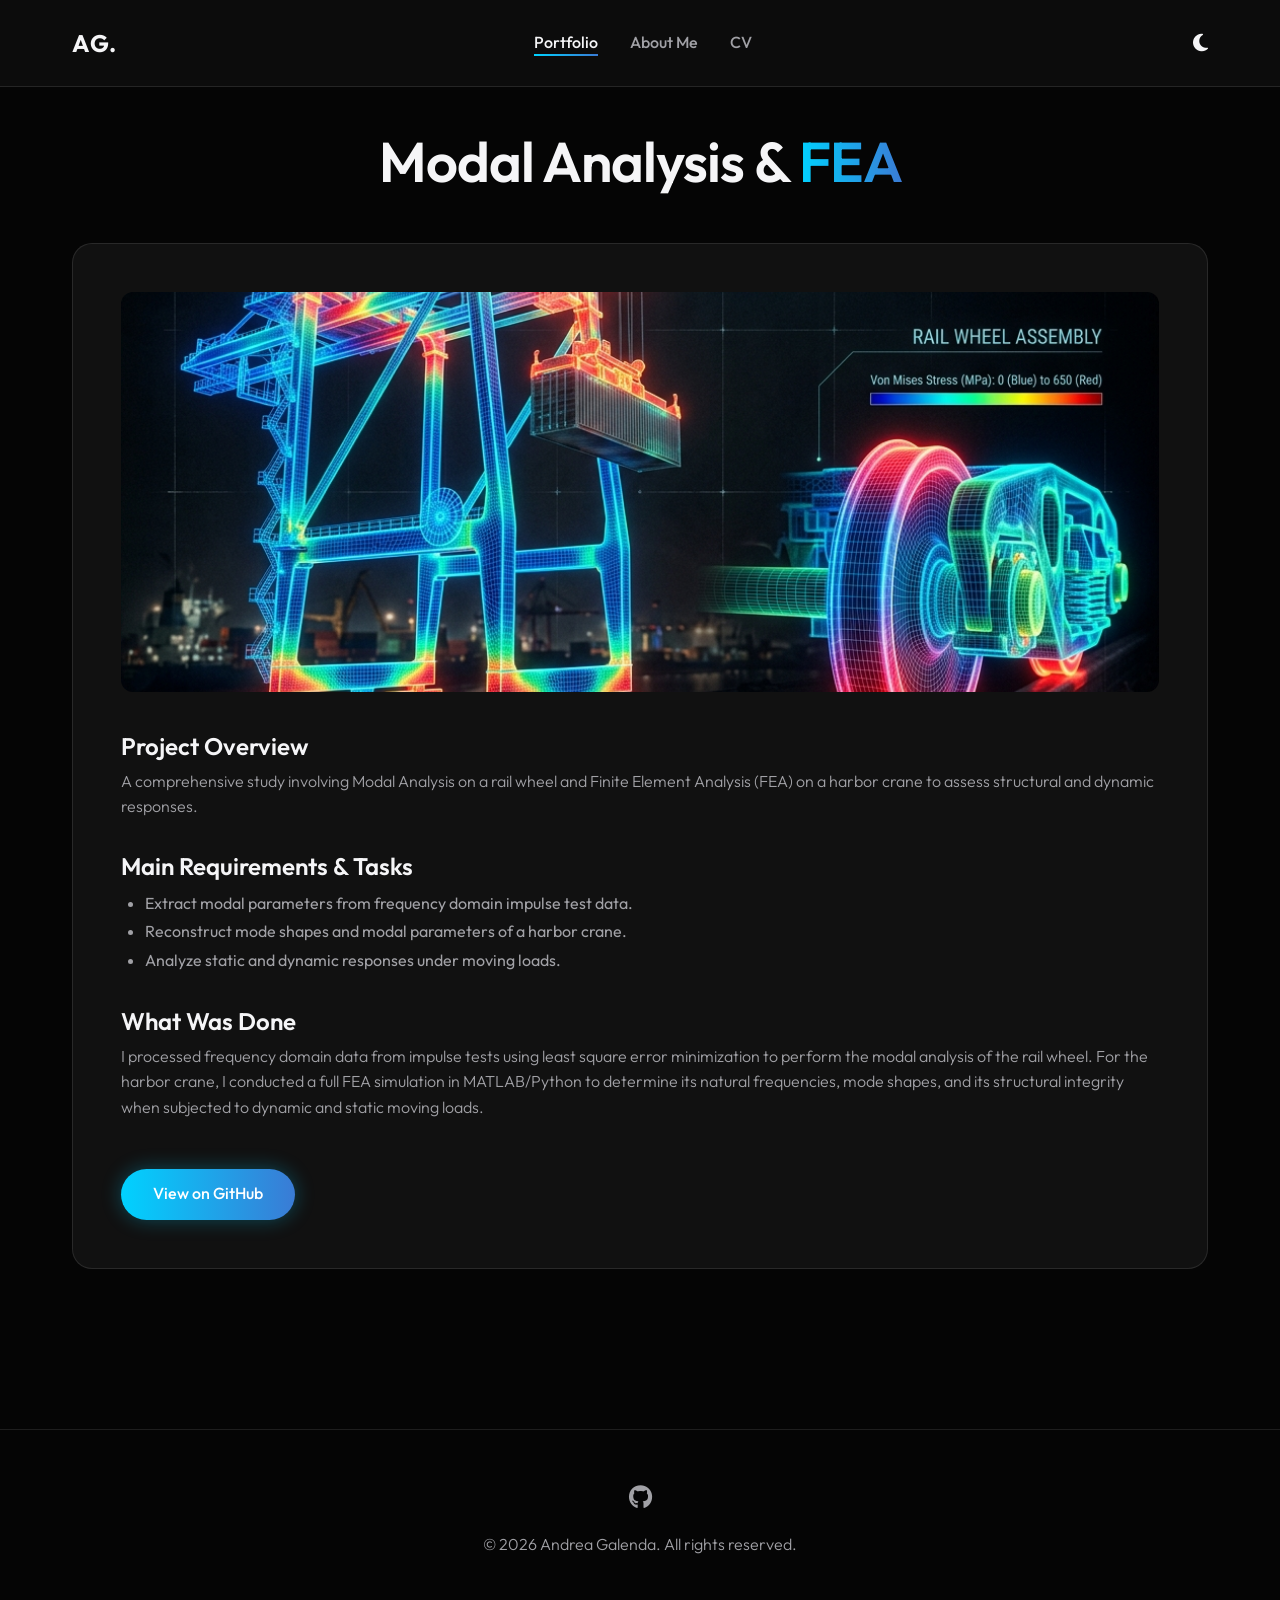
<file: project-modal.html>
<!DOCTYPE html>
<html lang="en">
<head>
    <meta charset="UTF-8">
    <meta name="viewport" content="width=device-width, initial-scale=1.0">
    <title>Modal Analysis & FEA | Andrea Galenda</title>
    <link rel="stylesheet" href="styles.css">
    <link rel="stylesheet" href="https://cdnjs.cloudflare.com/ajax/libs/font-awesome/6.4.0/css/all.min.css">
</head>
<body>
    <nav>
        <div class="container nav-content">
            <a href="index.html" class="logo">AG.</a>
            <ul class="nav-links">
                <li><a href="index.html" class="active">Portfolio</a></li>
                <li><a href="about.html">About Me</a></li>
                <li><a href="cv.html">CV</a></li>
            </ul>
            <button class="theme-toggle" id="theme-toggle" aria-label="Toggle dark/light mode">
                <i class="fas fa-moon" id="theme-icon"></i>
            </button>
        </div>
    </nav>

    <section class="section page-header">
        <div class="container">
            <h1 class="fade-in">Modal Analysis & <span class="gradient-text">FEA</span></h1>
            
            <div class="content-box fade-in" style="margin-top: 3rem;">
                <img src="assets/modal_analysis.png" alt="Modal Analysis" style="width: 100%; max-height: 400px; object-fit: cover; border-radius: 12px; margin-bottom: 2rem;">
                
                <h3>Project Overview</h3>
                <p>A comprehensive study involving Modal Analysis on a rail wheel and Finite Element Analysis (FEA) on a harbor crane to assess structural and dynamic responses.</p>
                
                <h3 style="margin-top: 2rem;">Main Requirements & Tasks</h3>
                <ul style="color: var(--text-secondary); margin-left: 1.5rem; line-height: 1.8;">
                    <li>Extract modal parameters from frequency domain impulse test data.</li>
                    <li>Reconstruct mode shapes and modal parameters of a harbor crane.</li>
                    <li>Analyze static and dynamic responses under moving loads.</li>
                </ul>

                <h3 style="margin-top: 2rem;">What Was Done</h3>
                <p>I processed frequency domain data from impulse tests using least square error minimization to perform the modal analysis of the rail wheel. For the harbor crane, I conducted a full FEA simulation in MATLAB/Python to determine its natural frequencies, mode shapes, and its structural integrity when subjected to dynamic and static moving loads.</p>
                
                <a href="https://github.com/andreagalenda/Advanced_Dynamics_For_Mechanical_System" target="_blank" class="btn btn-primary" style="margin-top: 2rem;">View on GitHub</a>
            </div>
        </div>
    </section>

    <footer>
        <div class="container">
            <div class="social-links">
                <a href="https://github.com/andreagalenda" target="_blank"><i class="fab fa-github"></i></a>
            </div>
            <p>&copy; 2026 Andrea Galenda. All rights reserved.</p>
        </div>
    </footer>
    <script src="script.js"></script>
</body>
</html>
</file>
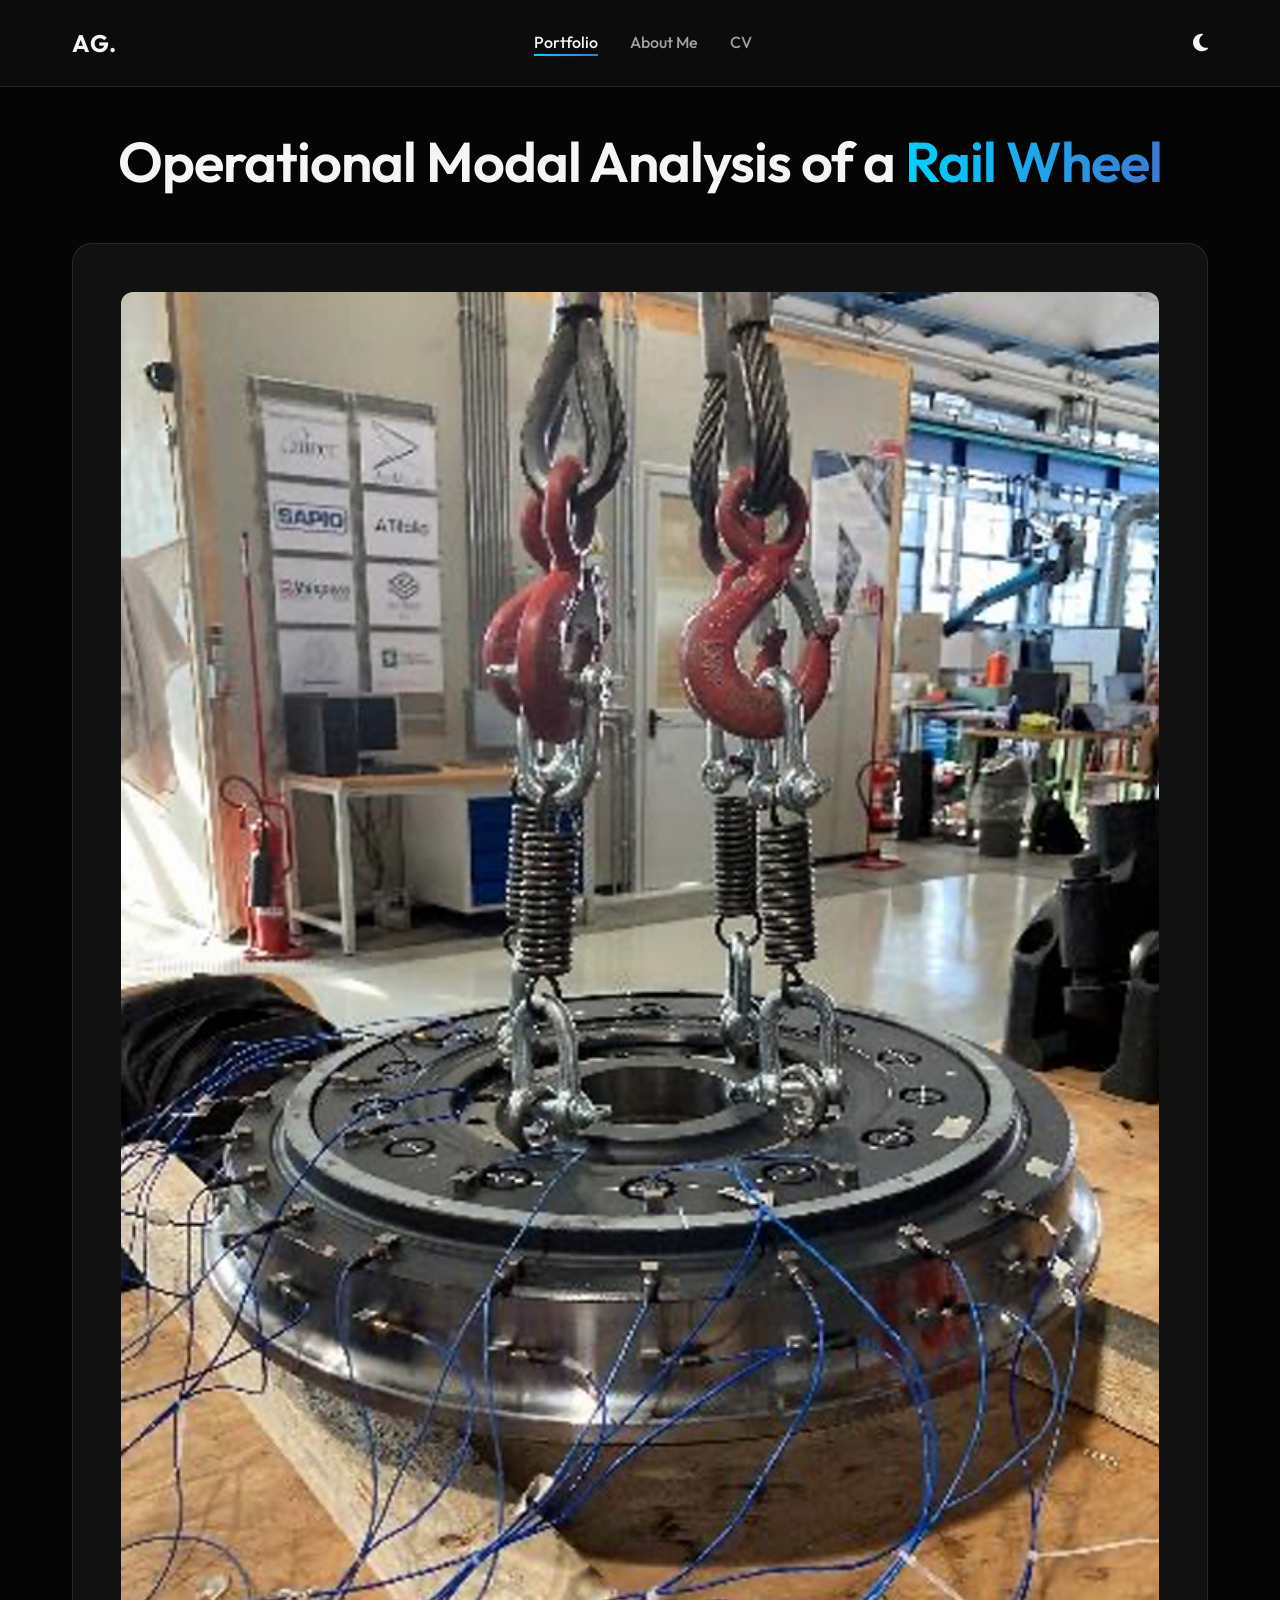
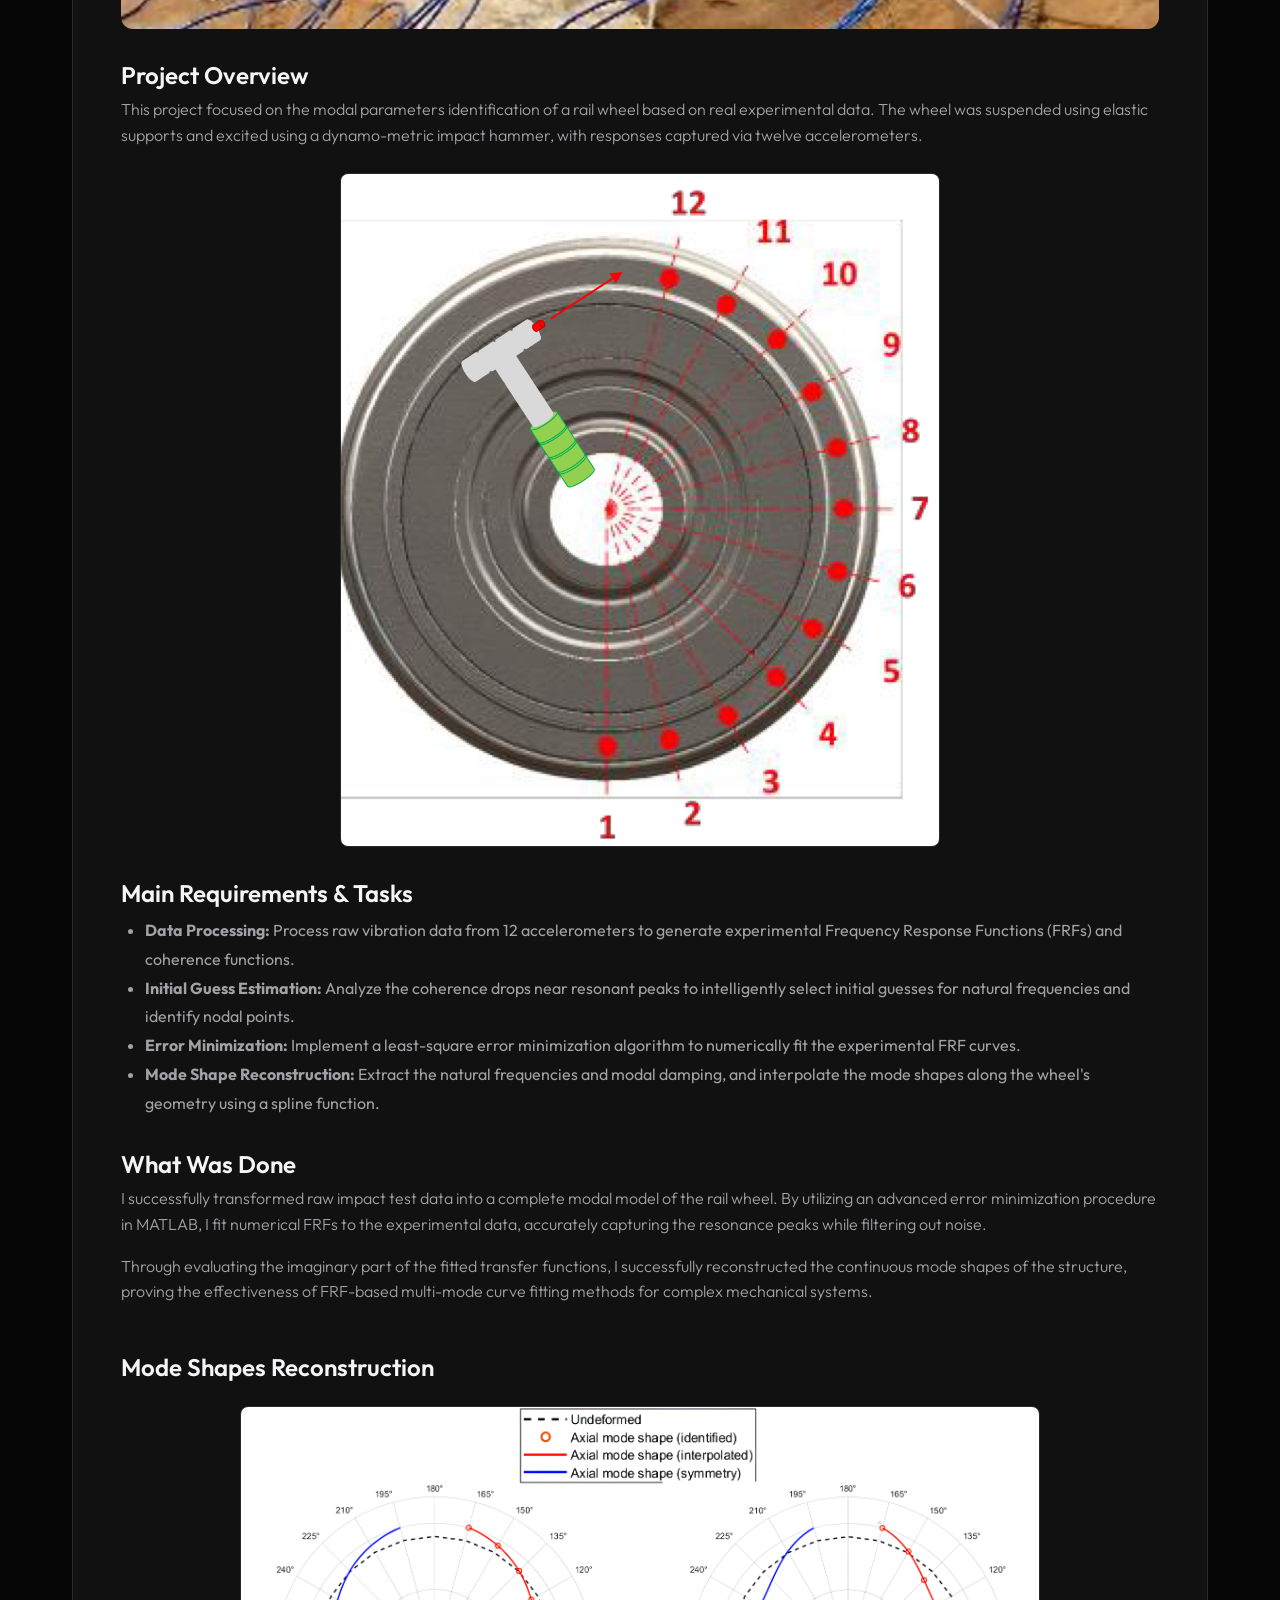
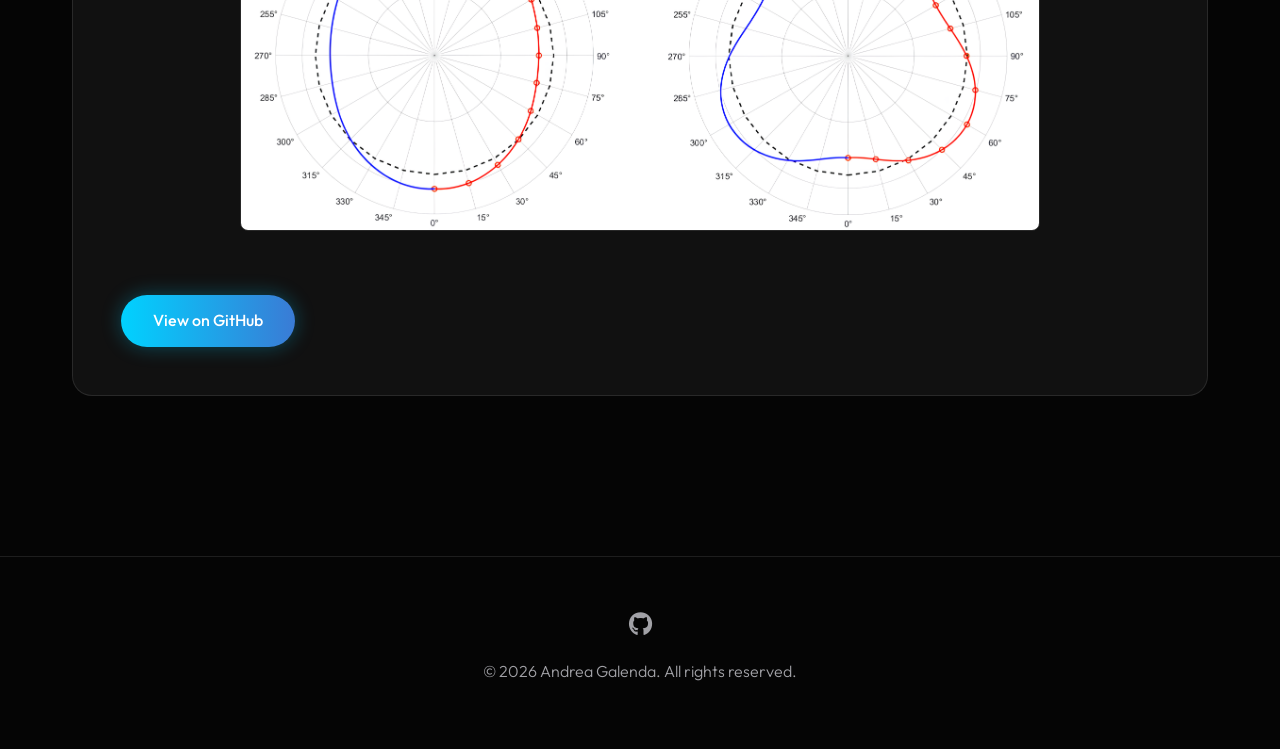
<file: project-railwheel.html>
<!DOCTYPE html>
<html lang="en">
<head>
    <meta charset="UTF-8">
    <meta name="viewport" content="width=device-width, initial-scale=1.0">
    <title>Operational Modal Analysis of a Rail Wheel | Andrea Galenda</title>
    <link rel="stylesheet" href="styles.css">
    <link rel="stylesheet" href="https://cdnjs.cloudflare.com/ajax/libs/font-awesome/6.4.0/css/all.min.css">
</head>
<body>
    <nav>
        <div class="container nav-content">
            <a href="index.html" class="logo">AG.</a>
            <ul class="nav-links">
                <li><a href="index.html" class="active">Portfolio</a></li>
                <li><a href="about.html">About Me</a></li>
                <li><a href="cv.html">CV</a></li>
            </ul>
            <button class="theme-toggle" id="theme-toggle" aria-label="Toggle dark/light mode">
                <i class="fas fa-moon" id="theme-icon"></i>
            </button>
        </div>
    </nav>

    <section class="section page-header">
        <div class="container">
            <h1 class="fade-in">Operational Modal Analysis of a <span class="gradient-text">Rail Wheel</span></h1>
            
            <div class="content-box fade-in" style="margin-top: 3rem;">
                <img src="Advanced_Dynamics_For_Mechanical_System/Images/wheel.png" alt="Rail Wheel Modal Analysis" style="display: block; width: 100%; height: auto; border-radius: 12px; margin-bottom: 2rem;">
                
                <h3>Project Overview</h3>
                <p>This project focused on the modal parameters identification of a rail wheel based on real experimental data. The wheel was suspended using elastic supports and excited using a dynamo-metric impact hammer, with responses captured via twelve accelerometers.</p>
                
                <img src="Advanced_Dynamics_For_Mechanical_System/impulses-wheel.jpeg" alt="Impulse test points on the rail wheel" style="display: block; width: 100%; height: auto; max-width: 600px; margin: 1.5rem auto 2rem auto; border-radius: 8px; border: 1px solid var(--border-color);">
                
                <h3 style="margin-top: 2rem;">Main Requirements & Tasks</h3>
                <ul style="color: var(--text-secondary); margin-left: 1.5rem; line-height: 1.8;">
                    <li><strong>Data Processing:</strong> Process raw vibration data from 12 accelerometers to generate experimental Frequency Response Functions (FRFs) and coherence functions.</li>
                    <li><strong>Initial Guess Estimation:</strong> Analyze the coherence drops near resonant peaks to intelligently select initial guesses for natural frequencies and identify nodal points.</li>
                    <li><strong>Error Minimization:</strong> Implement a least-square error minimization algorithm to numerically fit the experimental FRF curves.</li>
                    <li><strong>Mode Shape Reconstruction:</strong> Extract the natural frequencies and modal damping, and interpolate the mode shapes along the wheel's geometry using a spline function.</li>
                </ul>

                <h3 style="margin-top: 2rem;">What Was Done</h3>
                <p>I successfully transformed raw impact test data into a complete modal model of the rail wheel. By utilizing an advanced error minimization procedure in MATLAB, I fit numerical FRFs to the experimental data, accurately capturing the resonance peaks while filtering out noise. </p>
                <p style="margin-top: 1rem;">Through evaluating the imaginary part of the fitted transfer functions, I successfully reconstructed the continuous mode shapes of the structure, proving the effectiveness of FRF-based multi-mode curve fitting methods for complex mechanical systems.</p>
                
                <h3 style="margin-top: 3rem;">Mode Shapes Reconstruction</h3>
                <img src="Advanced_Dynamics_For_Mechanical_System/Images/Interpolated 1 e 2 mode shapes.png" alt="Reconstructed Mode Shapes" style="display: block; width: 100%; height: auto; max-width: 800px; margin: 1.5rem auto 2rem auto; border-radius: 8px; border: 1px solid var(--border-color);">
                
                <a href="https://github.com/andreagalenda/Advanced_Dynamics_For_Mechanical_System" target="_blank" class="btn btn-primary" style="margin-top: 2rem;">View on GitHub</a>
            </div>
        </div>
    </section>

    <footer>
        <div class="container">
            <div class="social-links">
                <a href="https://github.com/andreagalenda" target="_blank"><i class="fab fa-github"></i></a>
            </div>
            <p>&copy; 2026 Andrea Galenda. All rights reserved.</p>
        </div>
    </footer>
    <script src="script.js"></script>
</body>
</html>
</file>
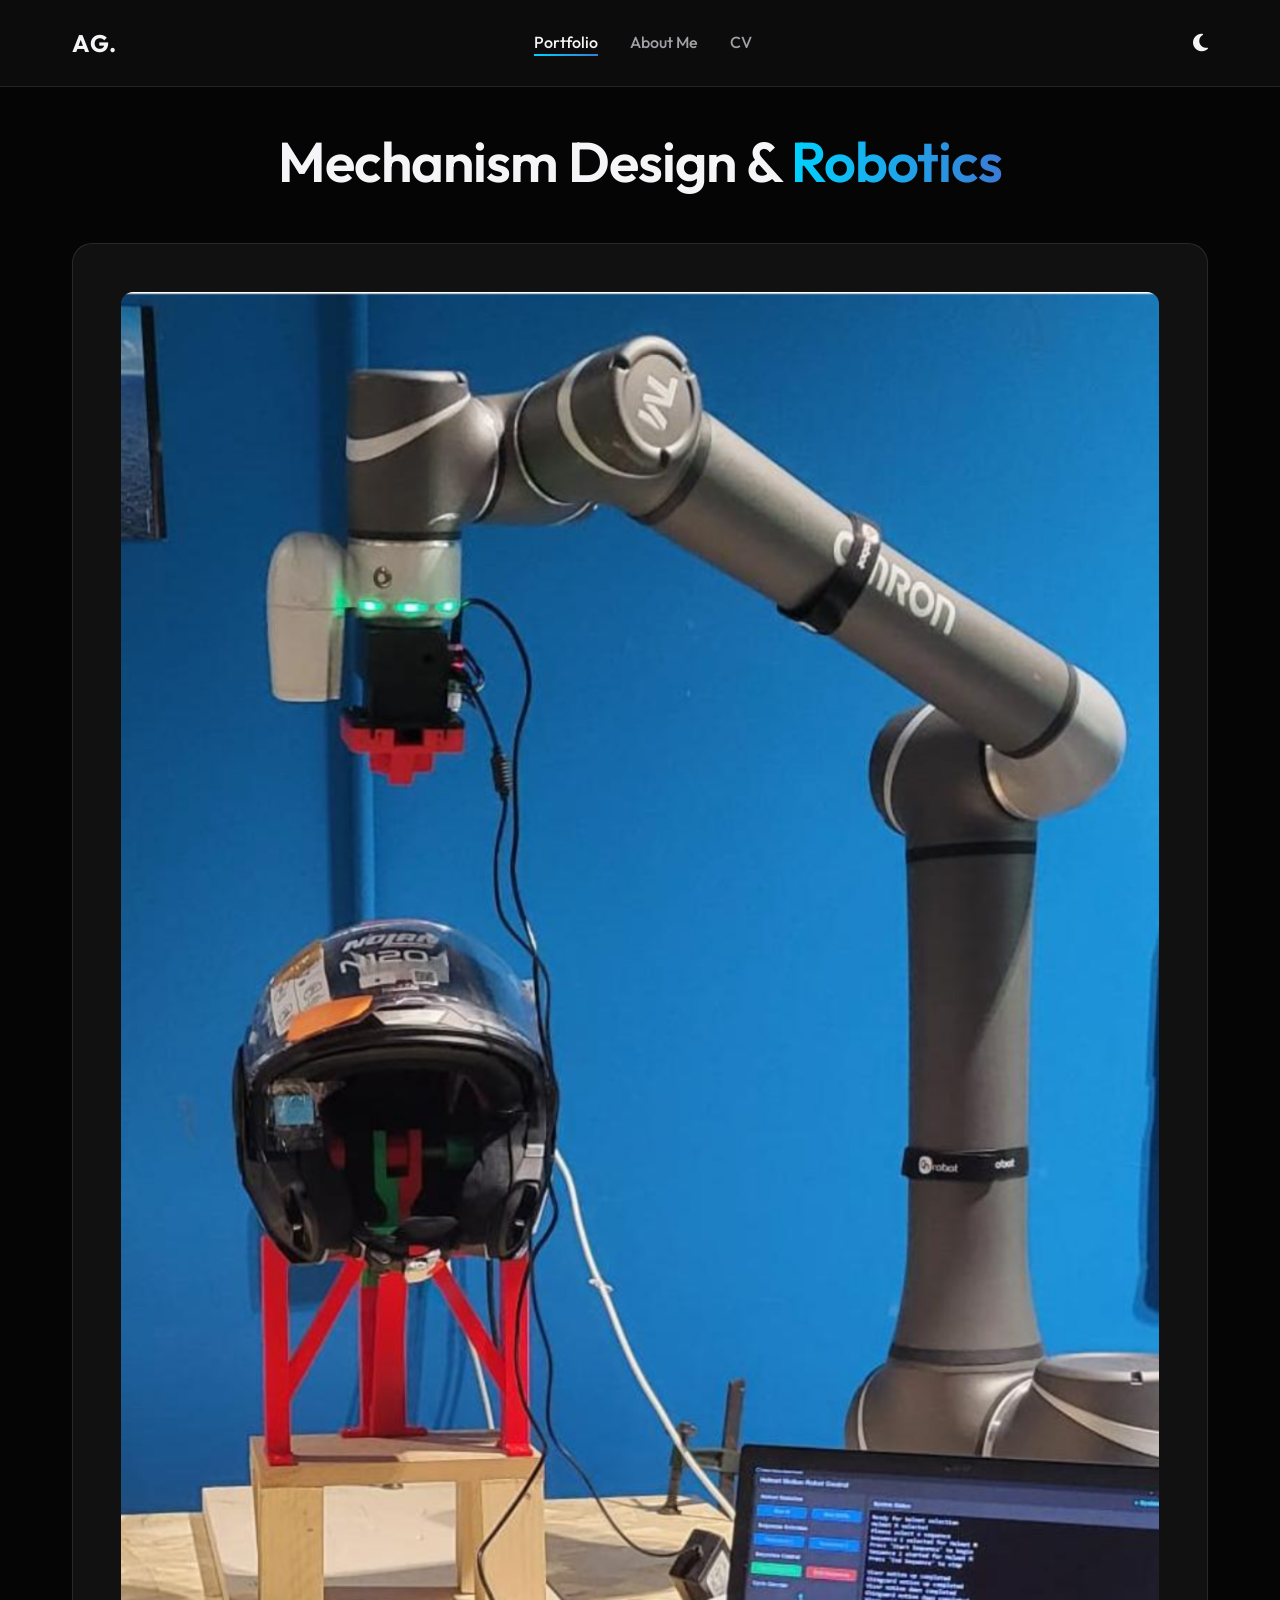
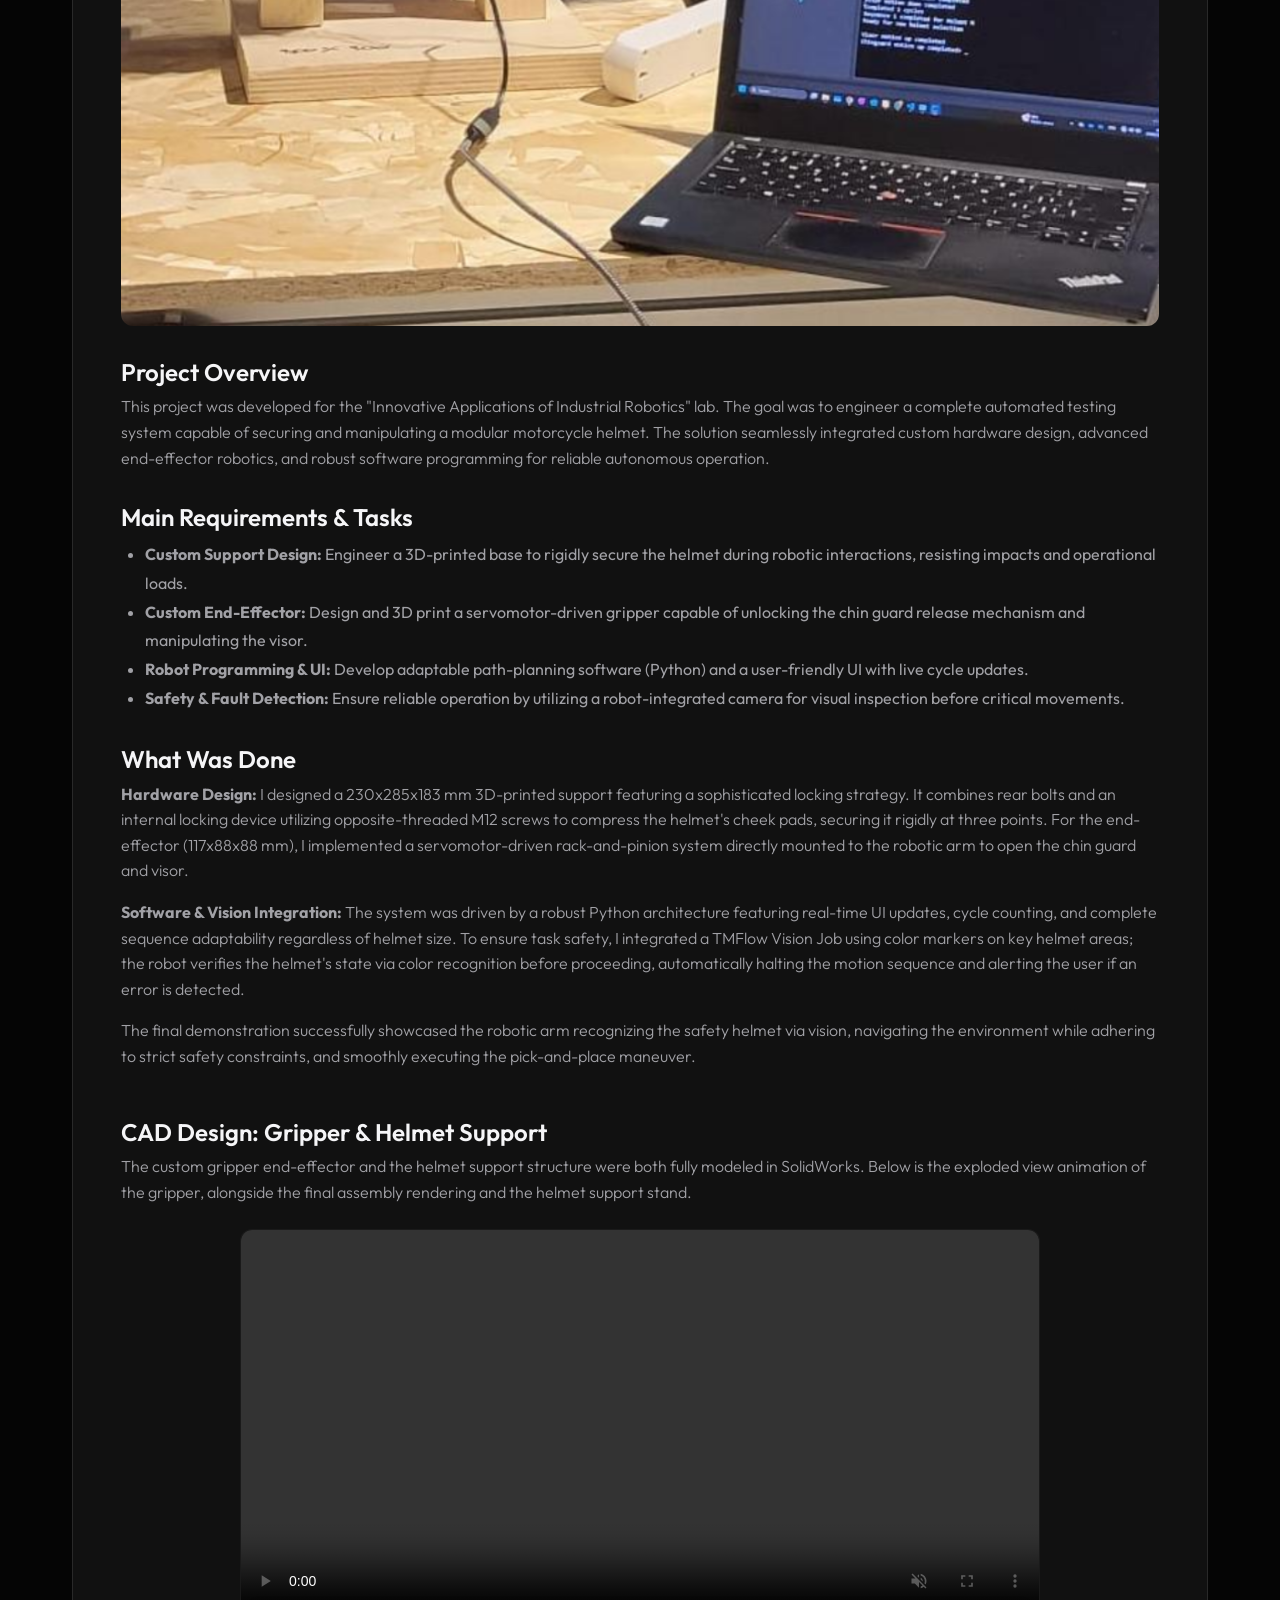
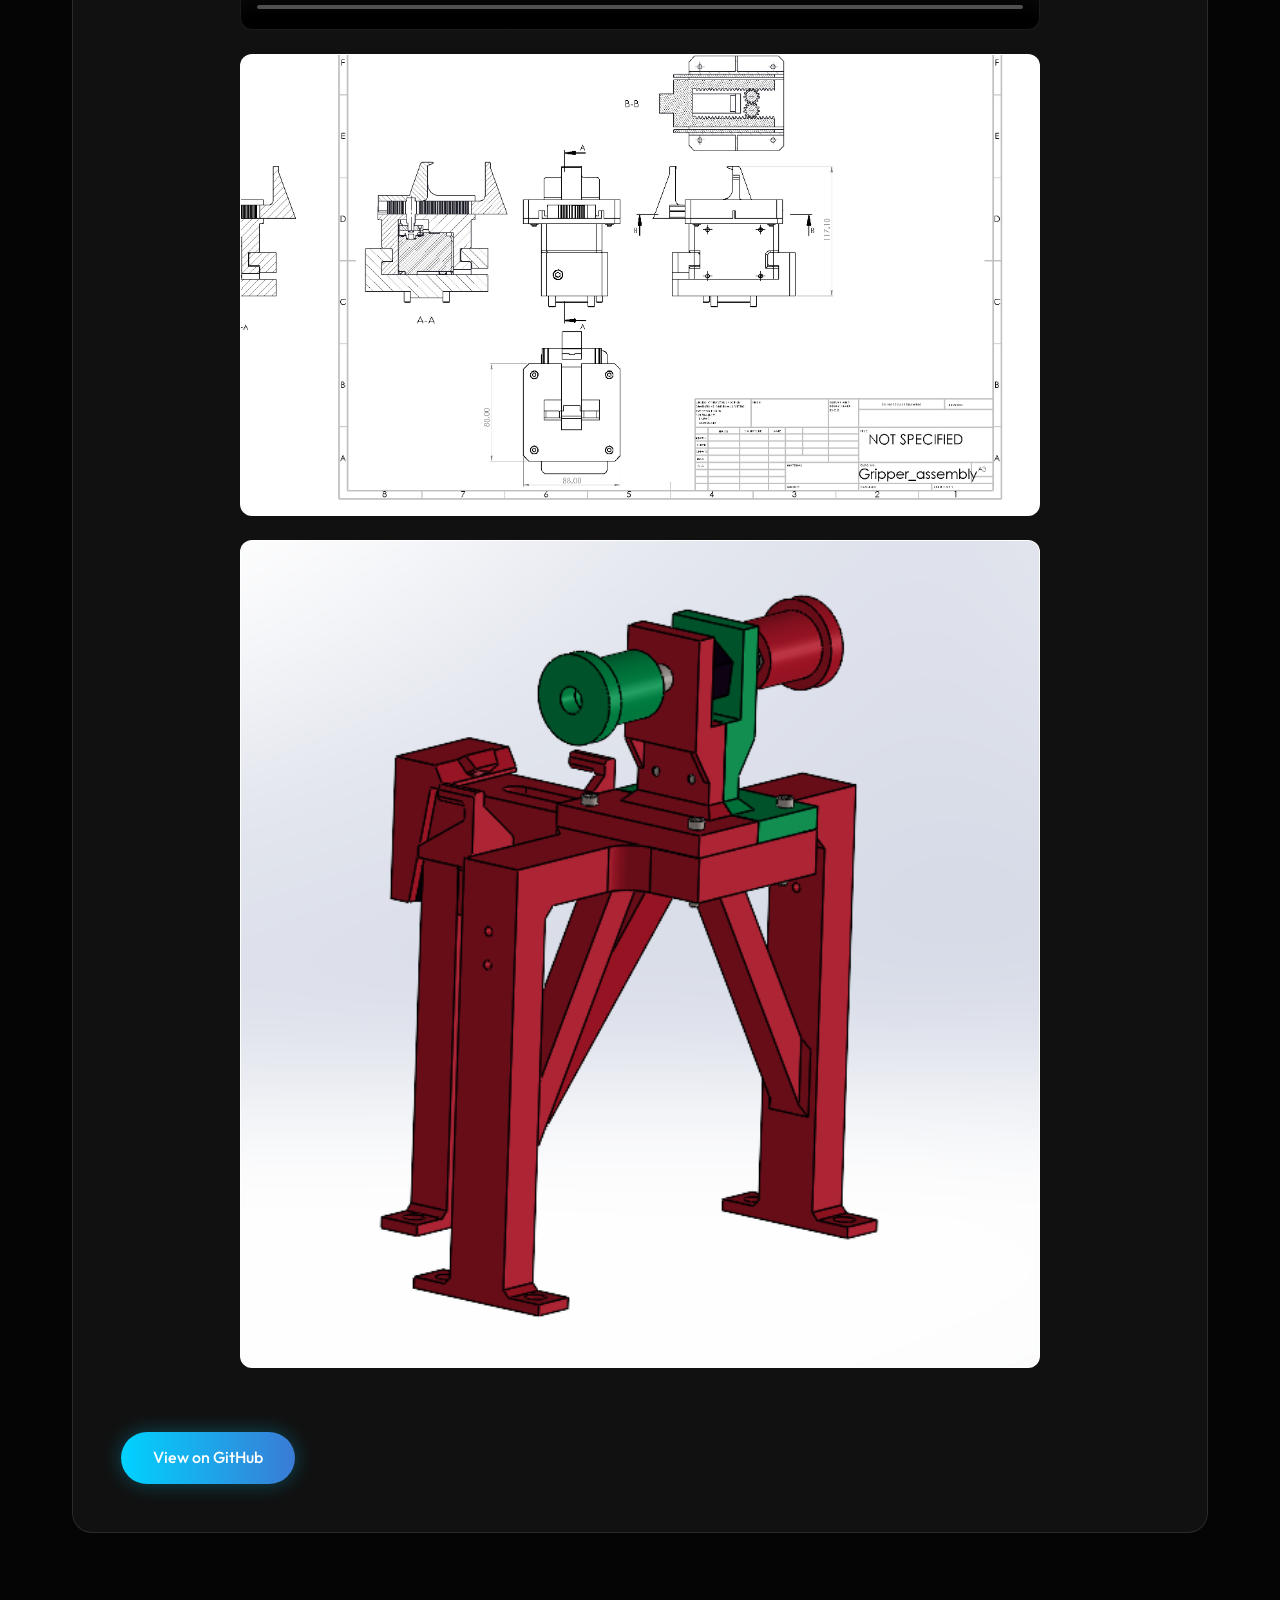
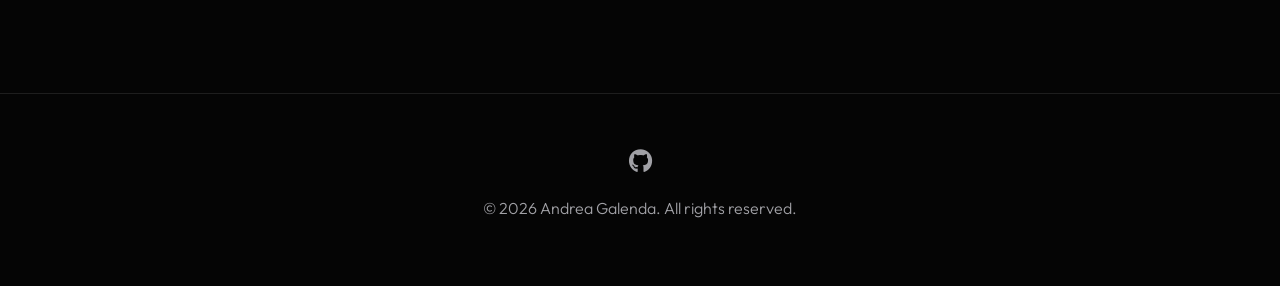
<file: project-robotics.html>
<!DOCTYPE html>
<html lang="en">
<head>
    <meta charset="UTF-8">
    <meta name="viewport" content="width=device-width, initial-scale=1.0">
    <title>Mechanism Design & Robotics | Andrea Galenda</title>
    <link rel="stylesheet" href="styles.css">
    <link rel="stylesheet" href="https://cdnjs.cloudflare.com/ajax/libs/font-awesome/6.4.0/css/all.min.css">
</head>
<body>
    <nav>
        <div class="container nav-content">
            <a href="index.html" class="logo">AG.</a>
            <ul class="nav-links">
                <li><a href="index.html" class="active">Portfolio</a></li>
                <li><a href="about.html">About Me</a></li>
                <li><a href="cv.html">CV</a></li>
            </ul>
            <button class="theme-toggle" id="theme-toggle" aria-label="Toggle dark/light mode">
                <i class="fas fa-moon" id="theme-icon"></i>
            </button>
        </div>
    </nav>

    <section class="section page-header">
        <div class="container">
            <h1 class="fade-in">Mechanism Design & <span class="gradient-text">Robotics</span></h1>
            
            <div class="content-box fade-in" style="margin-top: 3rem;">
                <img src="Lab_Industrial_Robotics/Lab_Industrial_robotics.png" alt="Robotics Helmet Mechanism" style="display: block; width: 100%; height: auto; border-radius: 12px; margin-bottom: 2rem;">
                
                <h3>Project Overview</h3>
                <p>This project was developed for the "Innovative Applications of Industrial Robotics" lab. The goal was to engineer a complete automated testing system capable of securing and manipulating a modular motorcycle helmet. The solution seamlessly integrated custom hardware design, advanced end-effector robotics, and robust software programming for reliable autonomous operation.</p>
                
                <h3 style="margin-top: 2rem;">Main Requirements & Tasks</h3>
                <ul style="color: var(--text-secondary); margin-left: 1.5rem; line-height: 1.8;">
                    <li><strong>Custom Support Design:</strong> Engineer a 3D-printed base to rigidly secure the helmet during robotic interactions, resisting impacts and operational loads.</li>
                    <li><strong>Custom End-Effector:</strong> Design and 3D print a servomotor-driven gripper capable of unlocking the chin guard release mechanism and manipulating the visor.</li>
                    <li><strong>Robot Programming & UI:</strong> Develop adaptable path-planning software (Python) and a user-friendly UI with live cycle updates.</li>
                    <li><strong>Safety & Fault Detection:</strong> Ensure reliable operation by utilizing a robot-integrated camera for visual inspection before critical movements.</li>
                </ul>

                <h3 style="margin-top: 2rem;">What Was Done</h3>
                <p><strong>Hardware Design:</strong> I designed a 230x285x183 mm 3D-printed support featuring a sophisticated locking strategy. It combines rear bolts and an internal locking device utilizing opposite-threaded M12 screws to compress the helmet's cheek pads, securing it rigidly at three points. For the end-effector (117x88x88 mm), I implemented a servomotor-driven rack-and-pinion system directly mounted to the robotic arm to open the chin guard and visor.</p>
                
                <p style="margin-top: 1rem;"><strong>Software & Vision Integration:</strong> The system was driven by a robust Python architecture featuring real-time UI updates, cycle counting, and complete sequence adaptability regardless of helmet size. To ensure task safety, I integrated a TMFlow Vision Job using color markers on key helmet areas; the robot verifies the helmet's state via color recognition before proceeding, automatically halting the motion sequence and alerting the user if an error is detected.</p>
                
                <p style="margin-top: 1rem;">The final demonstration successfully showcased the robotic arm recognizing the safety helmet via vision, navigating the environment while adhering to strict safety constraints, and smoothly executing the pick-and-place maneuver.</p>
                
                <h3 style="margin-top: 3rem;">CAD Design: Gripper & Helmet Support</h3>
                <p>The custom gripper end-effector and the helmet support structure were both fully modeled in SolidWorks. Below is the exploded view animation of the gripper, alongside the final assembly rendering and the helmet support stand.</p>
                <div style="display: flex; flex-direction: column; gap: 1.5rem; margin-top: 1.5rem; margin-bottom: 2rem; align-items: center;">
                    <video controls autoplay loop muted style="width: 100%; max-width: 800px; border-radius: 12px; border: 1px solid var(--border-color); background-color: black;">
                        <source src="Lab_Industrial_Robotics/CAD/Final%20gripper/Exploded%20view.mp4" type="video/mp4">
                        Your browser does not support the video tag.
                    </video>
                    <div style="display: flex; gap: 1.5rem; flex-wrap: wrap; justify-content: center; width: 100%; max-width: 800px;">
                        <img src="Lab_Industrial_Robotics/CAD/Final%20gripper/Gripper_assembly.JPG" alt="Gripper Assembly" style="flex: 1 1 300px; max-width: 100%; height: auto; border-radius: 12px; border: 1px solid var(--border-color); background-color: white;">
                        <img src="Lab_Industrial_Robotics/CAD/Helmet%20support/supporto_casco.png" alt="Helmet Support" style="flex: 1 1 300px; max-width: 100%; height: auto; border-radius: 12px; border: 1px solid var(--border-color); background-color: white;">
                    </div>
                </div>
                
                <a href="https://github.com/andreagalenda/Lab_Industrial_Robotics" target="_blank" class="btn btn-primary" style="margin-top: 2rem;">View on GitHub</a>
            </div>
        </div>
    </section>

    <footer>
        <div class="container">
            <div class="social-links">
                <a href="https://github.com/andreagalenda" target="_blank"><i class="fab fa-github"></i></a>
            </div>
            <p>&copy; 2026 Andrea Galenda. All rights reserved.</p>
        </div>
    </footer>
    <script src="script.js"></script>
</body>
</html>
</file>
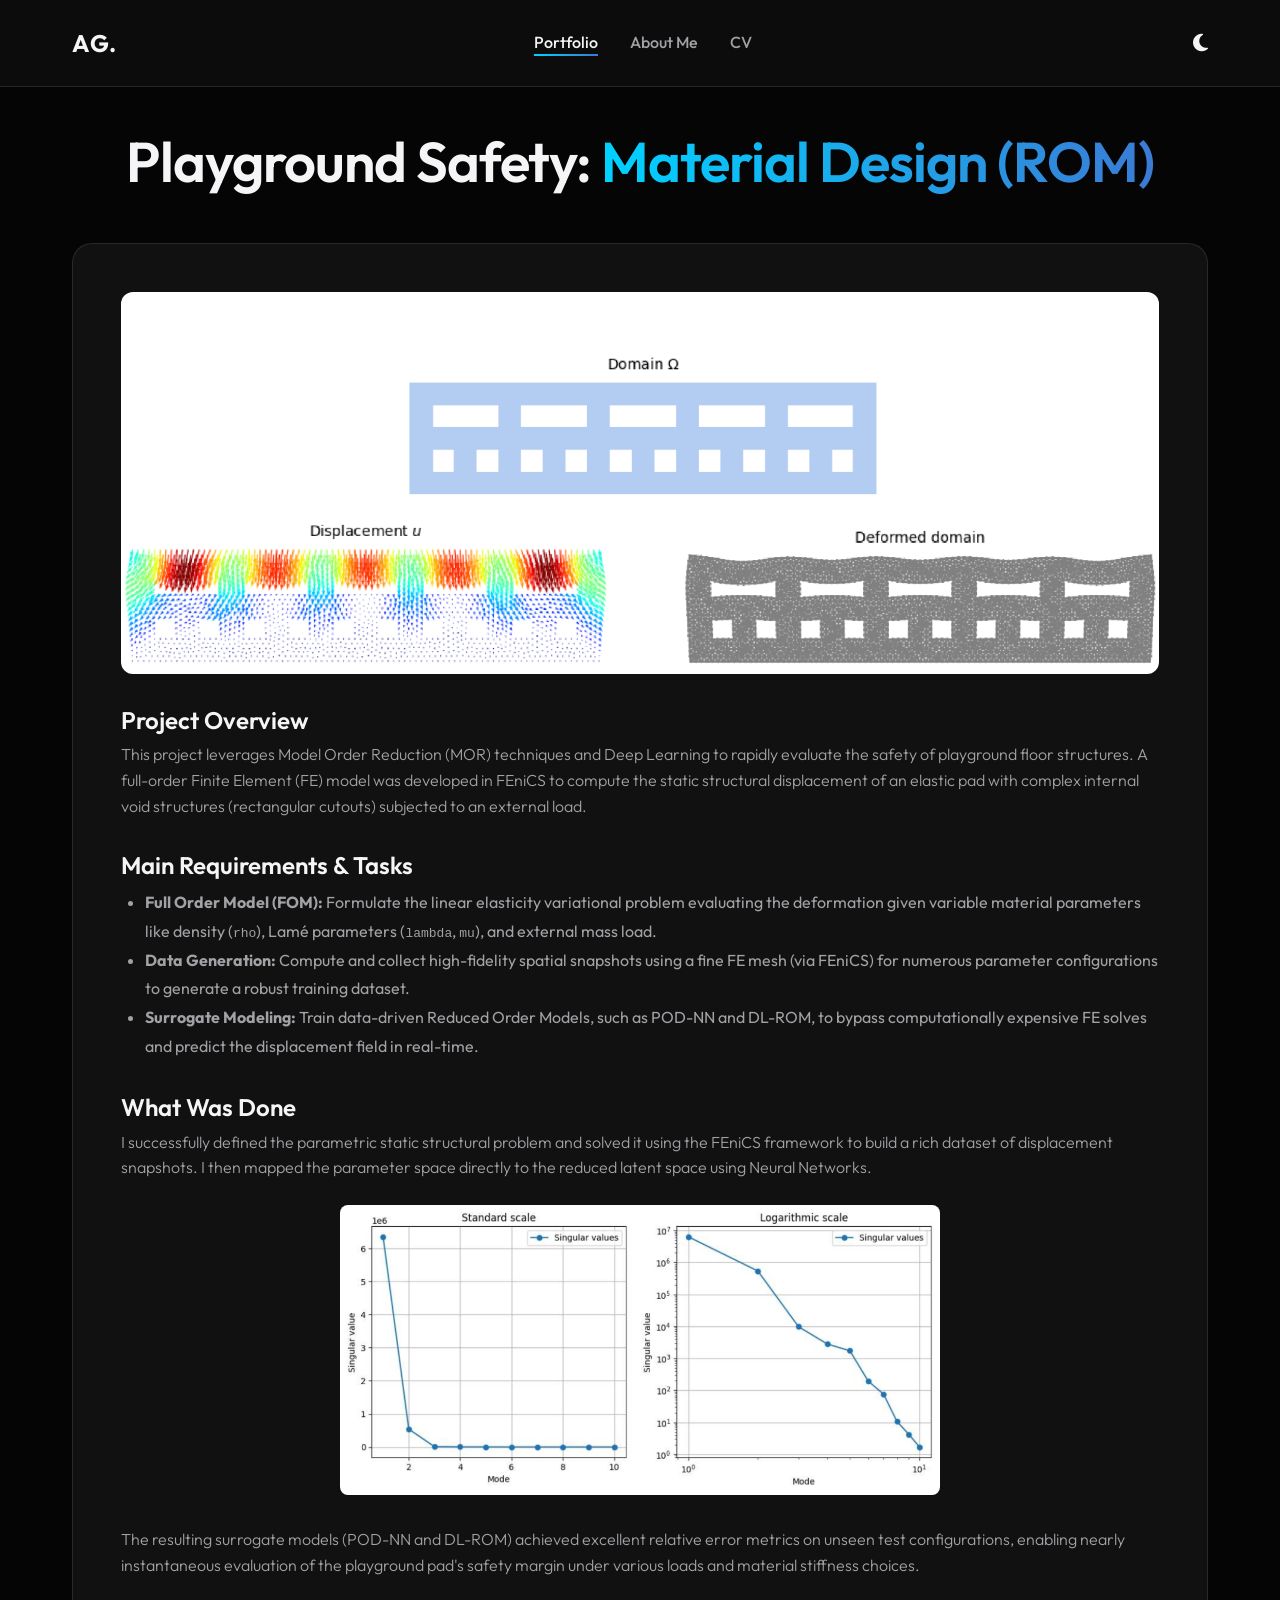
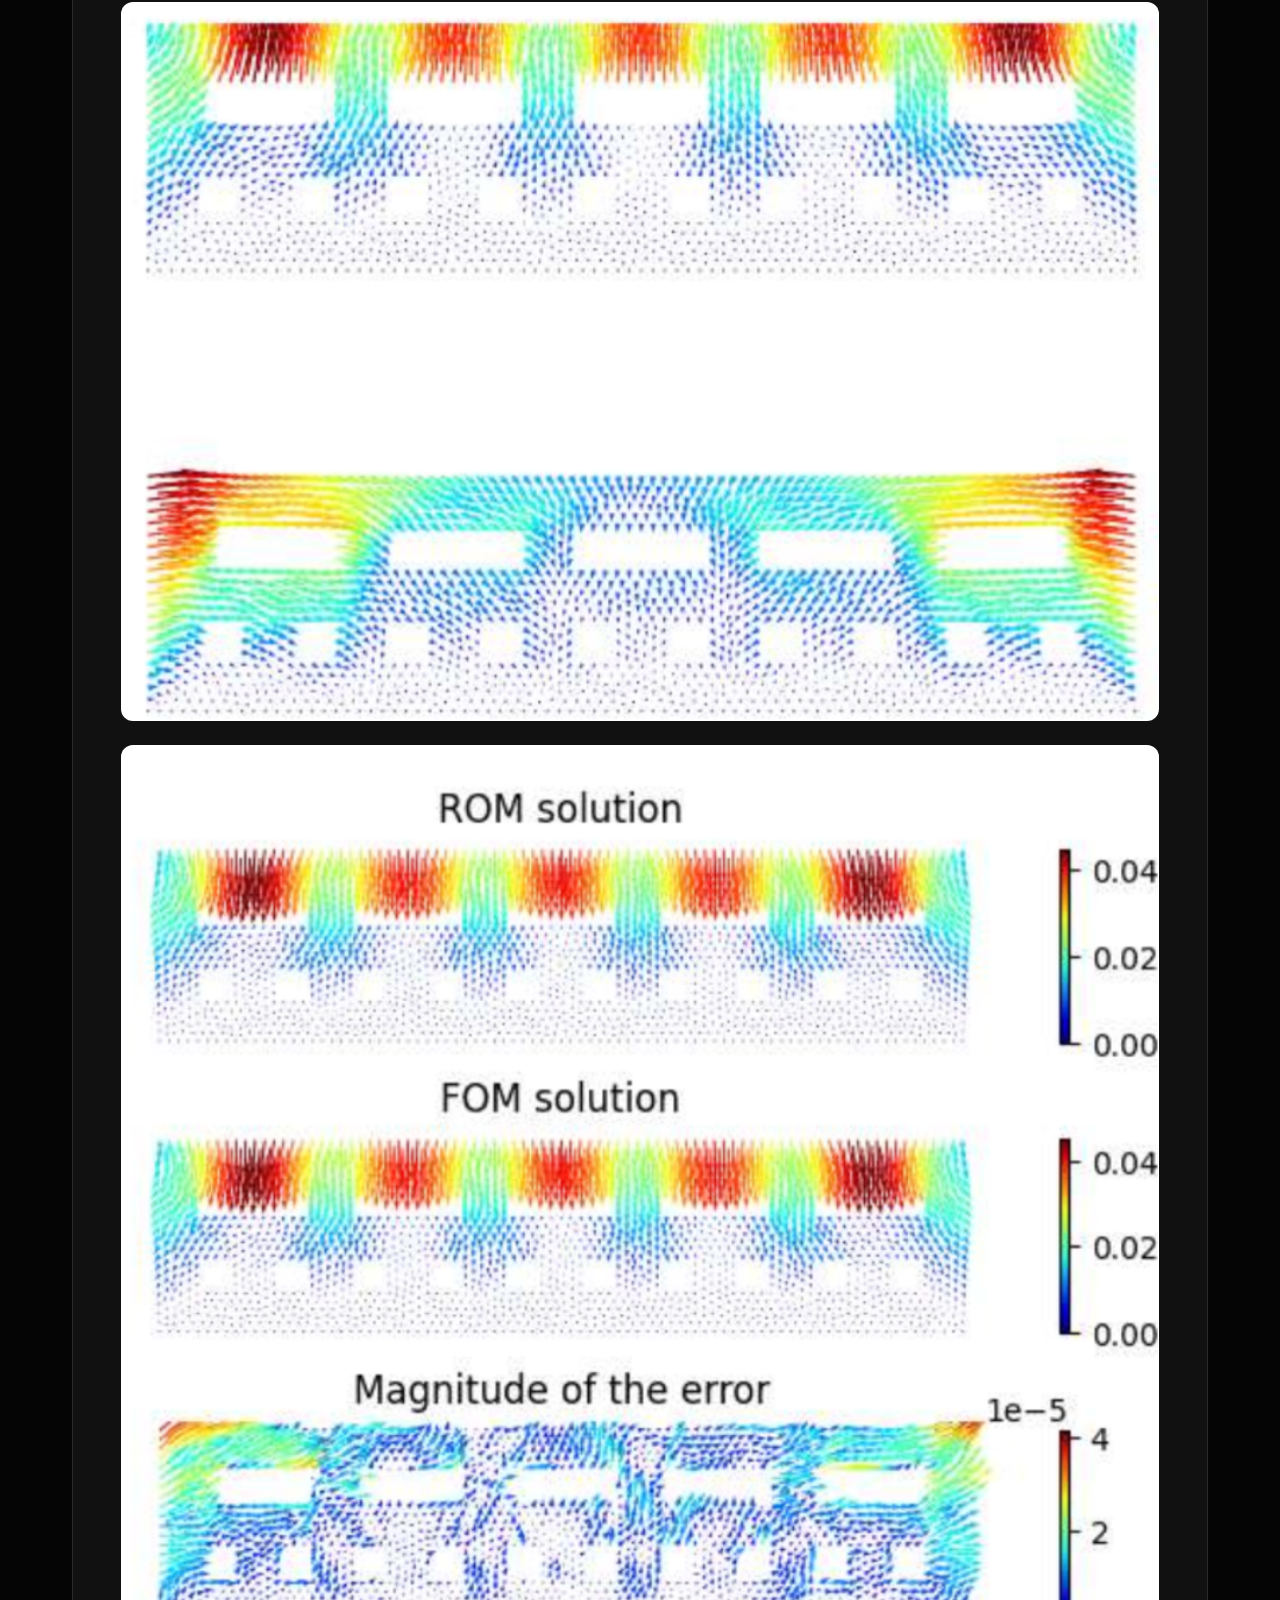
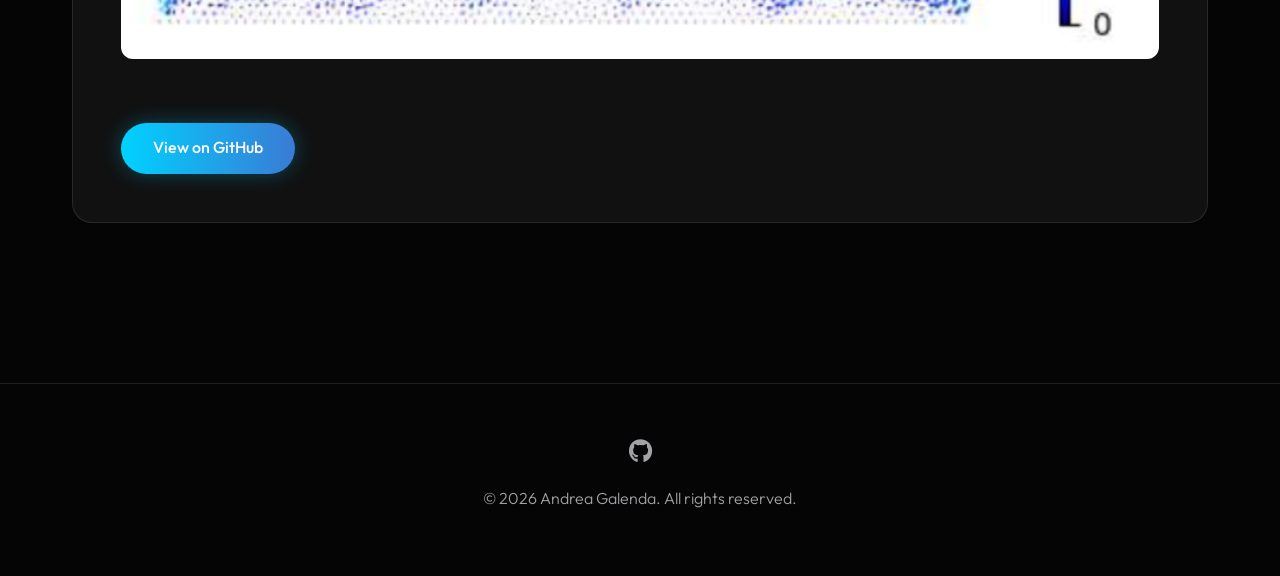
<file: project-rom-1.html>
<!DOCTYPE html>
<html lang="en">
<head>
    <meta charset="UTF-8">
    <meta name="viewport" content="width=device-width, initial-scale=1.0">
    <title>Playground Safety: Material Design (ROM) | Andrea Galenda</title>
    <link rel="stylesheet" href="styles.css">
    <link rel="stylesheet" href="https://cdnjs.cloudflare.com/ajax/libs/font-awesome/6.4.0/css/all.min.css">
</head>
<body>
    <nav>
        <div class="container nav-content">
            <a href="index.html" class="logo">AG.</a>
            <ul class="nav-links">
                <li><a href="index.html" class="active">Portfolio</a></li>
                <li><a href="about.html">About Me</a></li>
                <li><a href="cv.html">CV</a></li>
            </ul>
            <button class="theme-toggle" id="theme-toggle" aria-label="Toggle dark/light mode">
                <i class="fas fa-moon" id="theme-icon"></i>
            </button>
        </div>
    </nav>

    <section class="section page-header">
        <div class="container">
            <h1 class="fade-in">Playground Safety: <span class="gradient-text">Material Design (ROM)</span></h1>
            
            <div class="content-box fade-in" style="margin-top: 3rem;">
                <img src="Model_Order_Reduction/Playground_Safety/Cover_pic.png" alt="Playground Safety" style="display: block; width: 100%; height: auto; border-radius: 12px; margin-bottom: 2rem; background-color: white;">
                
                <h3>Project Overview</h3>
                <p>This project leverages Model Order Reduction (MOR) techniques and Deep Learning to rapidly evaluate the safety of playground floor structures. A full-order Finite Element (FE) model was developed in FEniCS to compute the static structural displacement of an elastic pad with complex internal void structures (rectangular cutouts) subjected to an external load.</p>
                
                <h3 style="margin-top: 2rem;">Main Requirements & Tasks</h3>
                <ul style="color: var(--text-secondary); margin-left: 1.5rem; line-height: 1.8;">
                    <li><strong>Full Order Model (FOM):</strong> Formulate the linear elasticity variational problem evaluating the deformation given variable material parameters like density (<code>rho</code>), Lamé parameters (<code>lambda</code>, <code>mu</code>), and external mass load.</li>
                    <li><strong>Data Generation:</strong> Compute and collect high-fidelity spatial snapshots using a fine FE mesh (via FEniCS) for numerous parameter configurations to generate a robust training dataset.</li>
                    <li><strong>Surrogate Modeling:</strong> Train data-driven Reduced Order Models, such as POD-NN and DL-ROM, to bypass computationally expensive FE solves and predict the displacement field in real-time.</li>
                </ul>

                <h3 style="margin-top: 2rem;">What Was Done</h3>
                <p>I successfully defined the parametric static structural problem and solved it using the FEniCS framework to build a rich dataset of displacement snapshots. I then mapped the parameter space directly to the reduced latent space using Neural Networks.</p>
                <img src="Model_Order_Reduction/Playground_Safety/SV_trend.png" alt="Singular Values Trend" style="display: block; width: 100%; max-width: 600px; height: auto; margin: 1.5rem auto 2rem auto; border-radius: 8px; border: 1px solid var(--border-color); background-color: white;">
                <p style="margin-top: 1rem;">The resulting surrogate models (POD-NN and DL-ROM) achieved excellent relative error metrics on unseen test configurations, enabling nearly instantaneous evaluation of the playground pad's safety margin under various loads and material stiffness choices.</p>
                <div style="display: flex; gap: 1.5rem; flex-wrap: wrap; margin-top: 1.5rem; margin-bottom: 2rem; justify-content: center;">
                    <img src="Model_Order_Reduction/Playground_Safety/Basis_function%20representation.png" alt="Basis Functions" style="flex: 1 1 300px; max-width: 100%; height: auto; border-radius: 12px; border: 1px solid var(--border-color); background-color: white;">
                    <img src="Model_Order_Reduction/Playground_Safety/ROMvFOM.png" alt="ROM vs FOM Comparison" style="flex: 1 1 300px; max-width: 100%; height: auto; border-radius: 12px; border: 1px solid var(--border-color); background-color: white;">
                </div>
                
                <a href="https://github.com/andreagalenda/Model_Order_Reduction" target="_blank" class="btn btn-primary" style="margin-top: 2rem;">View on GitHub</a>
            </div>
        </div>
    </section>

    <footer>
        <div class="container">
            <div class="social-links">
                <a href="https://github.com/andreagalenda" target="_blank"><i class="fab fa-github"></i></a>
            </div>
            <p>&copy; 2026 Andrea Galenda. All rights reserved.</p>
        </div>
    </footer>
    <script src="script.js"></script>
</body>
</html>
</file>
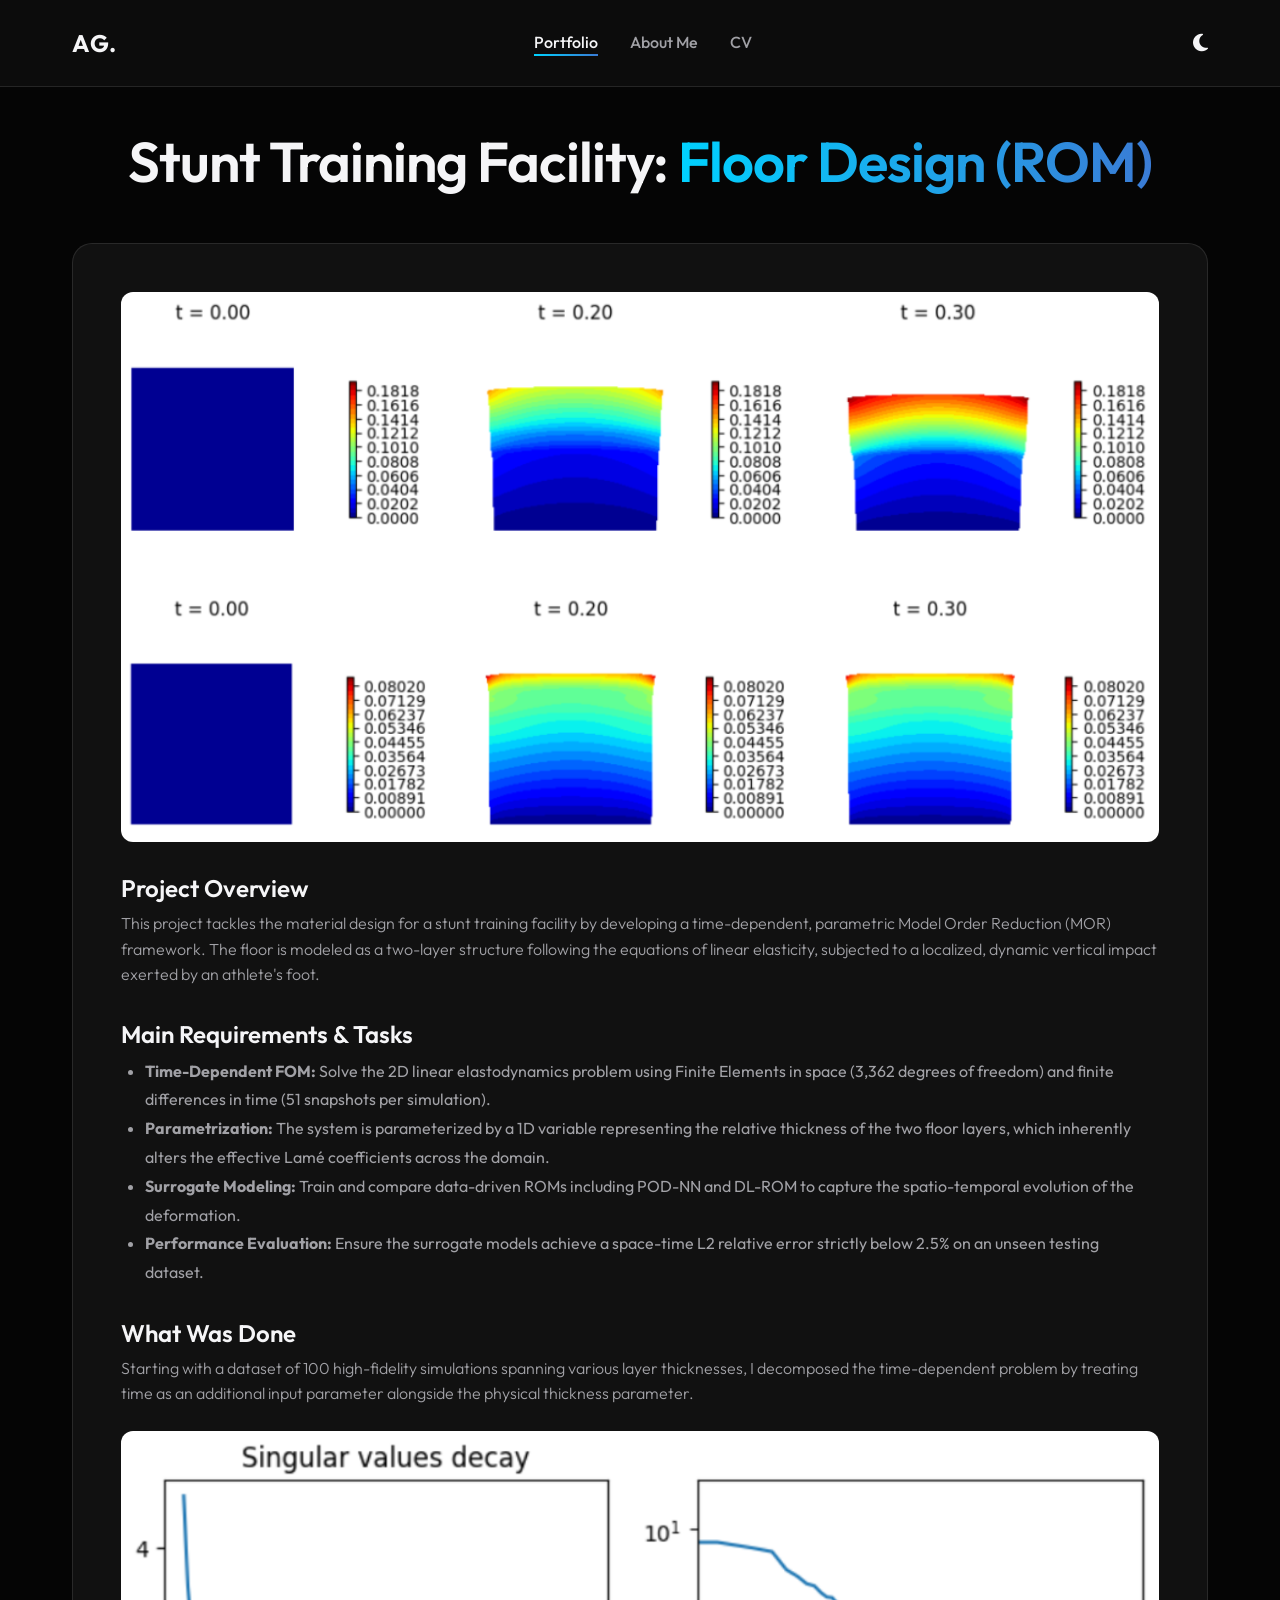
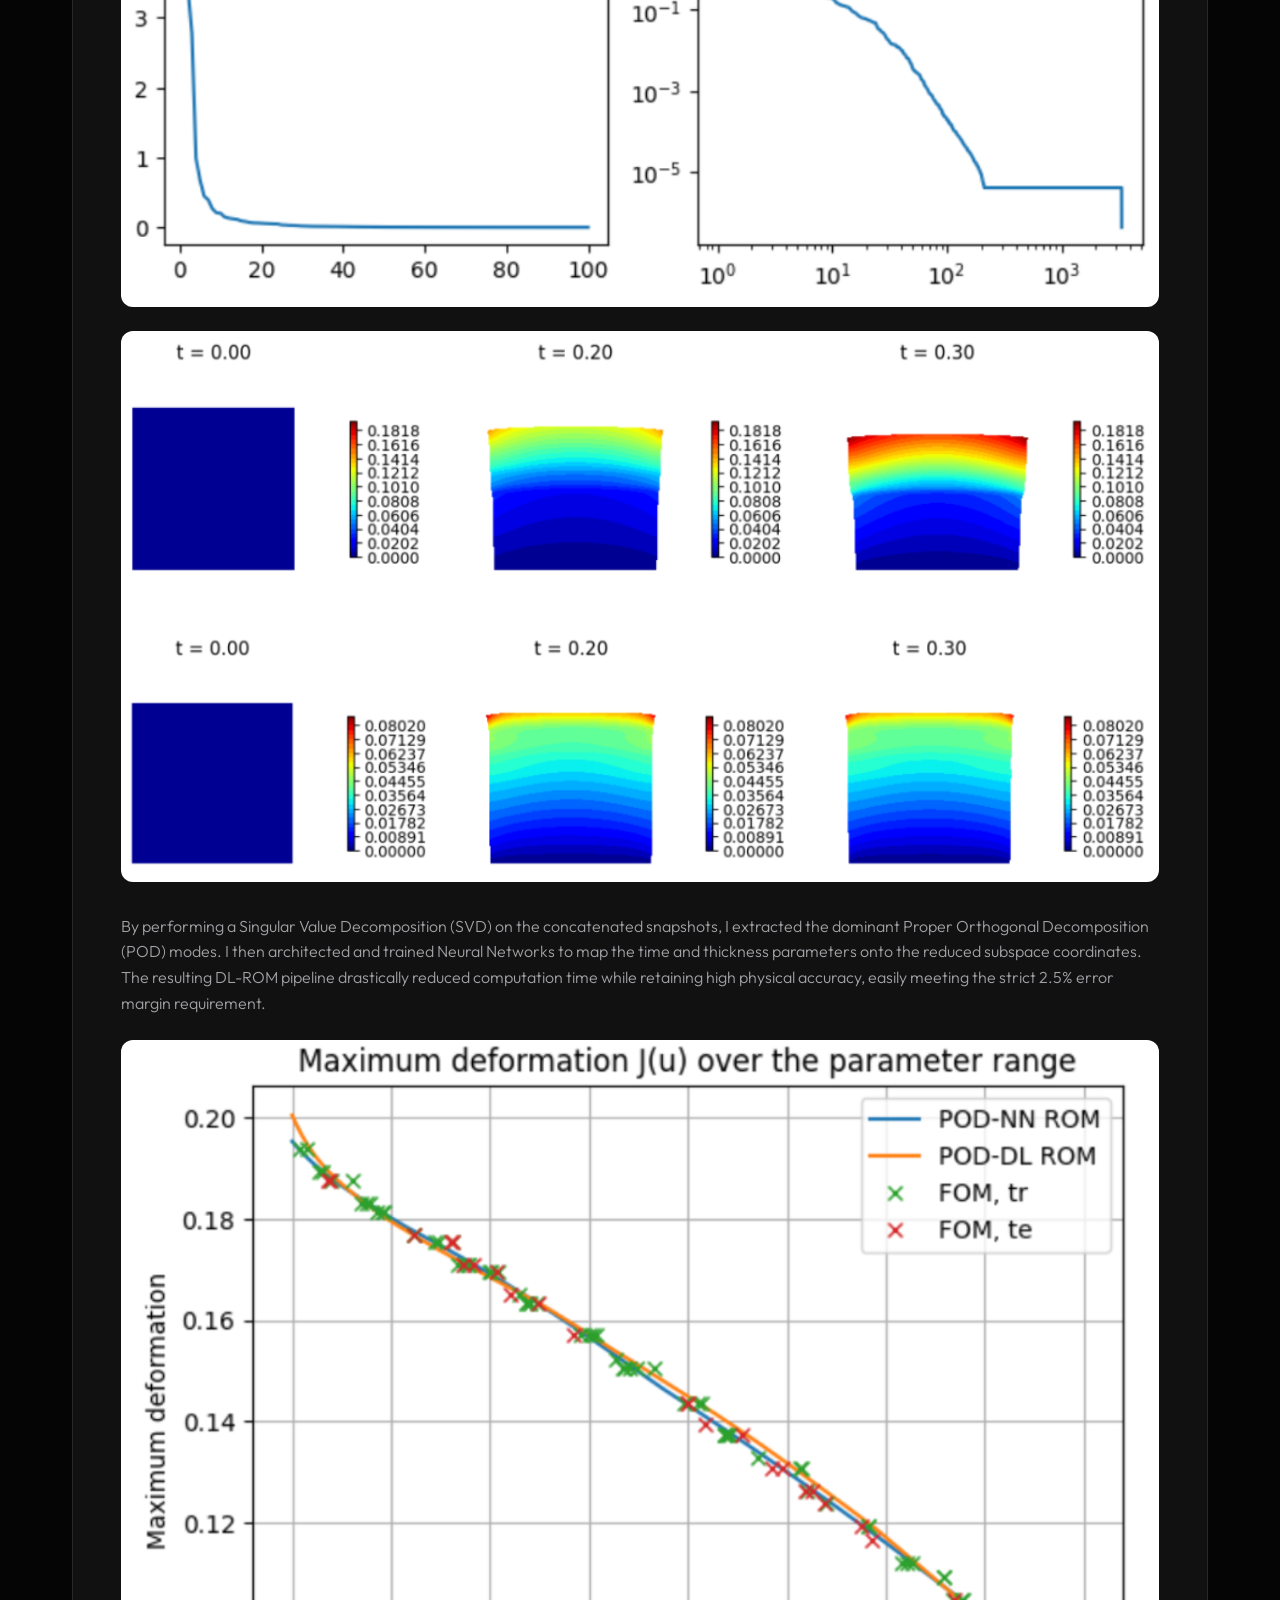
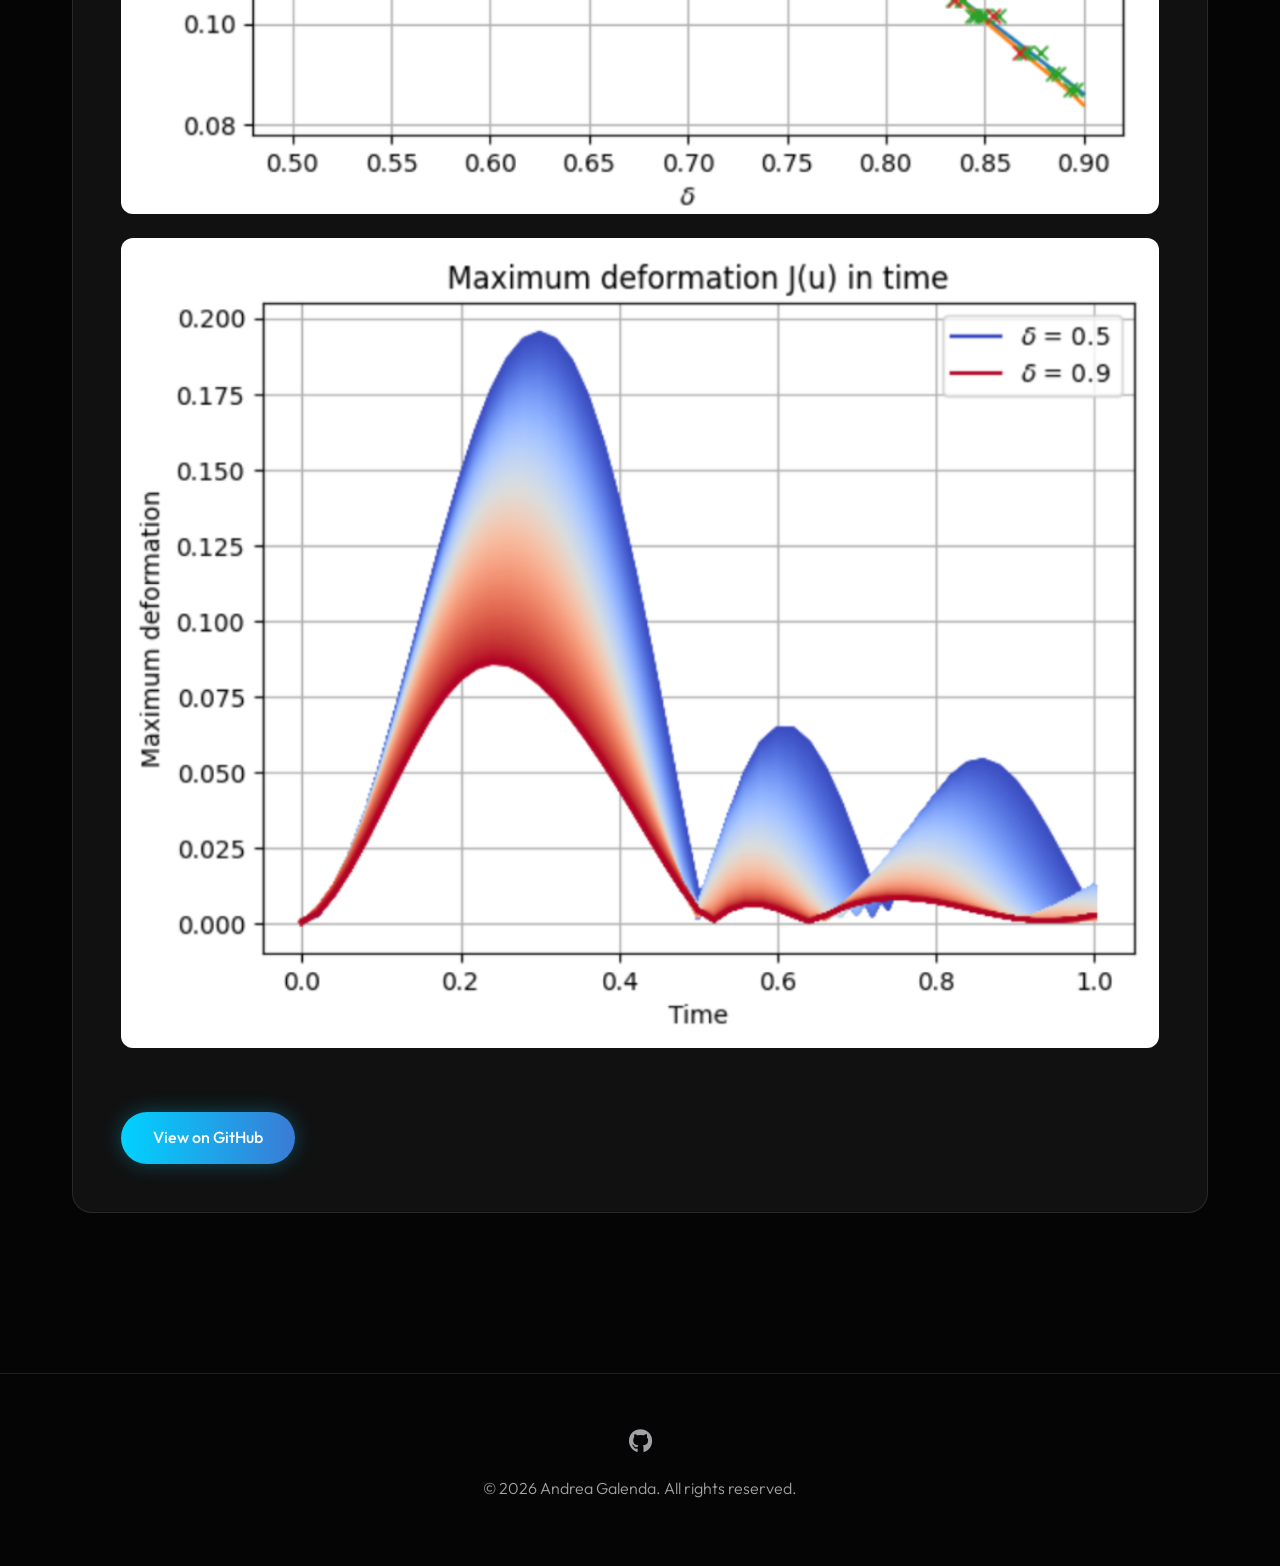
<file: project-rom-2.html>
<!DOCTYPE html>
<html lang="en">
<head>
    <meta charset="UTF-8">
    <meta name="viewport" content="width=device-width, initial-scale=1.0">
    <title>Stunt Training Facility: Floor Design (ROM) | Andrea Galenda</title>
    <link rel="stylesheet" href="styles.css">
    <link rel="stylesheet" href="https://cdnjs.cloudflare.com/ajax/libs/font-awesome/6.4.0/css/all.min.css">
</head>
<body>
    <nav>
        <div class="container nav-content">
            <a href="index.html" class="logo">AG.</a>
            <ul class="nav-links">
                <li><a href="index.html" class="active">Portfolio</a></li>
                <li><a href="about.html">About Me</a></li>
                <li><a href="cv.html">CV</a></li>
            </ul>
            <button class="theme-toggle" id="theme-toggle" aria-label="Toggle dark/light mode">
                <i class="fas fa-moon" id="theme-icon"></i>
            </button>
        </div>
    </nav>

    <section class="section page-header">
        <div class="container">
            <h1 class="fade-in">Stunt Training Facility: <span class="gradient-text">Floor Design (ROM)</span></h1>
            
            <div class="content-box fade-in" style="margin-top: 3rem;">
                <img src="Model_Order_Reduction/Stunt_Training_Facility/Cover.png" alt="Stunt Training Facility" style="display: block; width: 100%; height: auto; border-radius: 12px; margin-bottom: 2rem; background-color: white;">
                
                <h3>Project Overview</h3>
                <p>This project tackles the material design for a stunt training facility by developing a time-dependent, parametric Model Order Reduction (MOR) framework. The floor is modeled as a two-layer structure following the equations of linear elasticity, subjected to a localized, dynamic vertical impact exerted by an athlete's foot.</p>
                
                <h3 style="margin-top: 2rem;">Main Requirements & Tasks</h3>
                <ul style="color: var(--text-secondary); margin-left: 1.5rem; line-height: 1.8;">
                    <li><strong>Time-Dependent FOM:</strong> Solve the 2D linear elastodynamics problem using Finite Elements in space (3,362 degrees of freedom) and finite differences in time (51 snapshots per simulation).</li>
                    <li><strong>Parametrization:</strong> The system is parameterized by a 1D variable representing the relative thickness of the two floor layers, which inherently alters the effective Lamé coefficients across the domain.</li>
                    <li><strong>Surrogate Modeling:</strong> Train and compare data-driven ROMs including POD-NN and DL-ROM to capture the spatio-temporal evolution of the deformation.</li>
                    <li><strong>Performance Evaluation:</strong> Ensure the surrogate models achieve a space-time L2 relative error strictly below 2.5% on an unseen testing dataset.</li>
                </ul>

                <h3 style="margin-top: 2rem;">What Was Done</h3>
                <p>Starting with a dataset of 100 high-fidelity simulations spanning various layer thicknesses, I decomposed the time-dependent problem by treating time as an additional input parameter alongside the physical thickness parameter.</p>
                <div style="display: flex; gap: 1.5rem; flex-wrap: wrap; margin-top: 1.5rem; margin-bottom: 2rem; justify-content: center;">
                    <img src="Model_Order_Reduction/Stunt_Training_Facility/SVD_trend.png" alt="SVD Trend" style="flex: 1 1 300px; max-width: 100%; height: auto; border-radius: 12px; border: 1px solid var(--border-color); background-color: white;">
                    <img src="Model_Order_Reduction/Stunt_Training_Facility/Timesteps_sim.png" alt="Timesteps Simulation" style="flex: 1 1 300px; max-width: 100%; height: auto; border-radius: 12px; border: 1px solid var(--border-color); background-color: white;">
                </div>
                <p style="margin-top: 1rem;">By performing a Singular Value Decomposition (SVD) on the concatenated snapshots, I extracted the dominant Proper Orthogonal Decomposition (POD) modes. I then architected and trained Neural Networks to map the time and thickness parameters onto the reduced subspace coordinates. The resulting DL-ROM pipeline drastically reduced computation time while retaining high physical accuracy, easily meeting the strict 2.5% error margin requirement.</p>
                <div style="display: flex; gap: 1.5rem; flex-wrap: wrap; margin-top: 1.5rem; margin-bottom: 2rem; justify-content: center;">
                    <img src="Model_Order_Reduction/Stunt_Training_Facility/Max_def_vs_Thickness.png" alt="Max Deformation vs Thickness" style="flex: 1 1 300px; max-width: 100%; height: auto; border-radius: 12px; border: 1px solid var(--border-color); background-color: white;">
                    <img src="Model_Order_Reduction/Stunt_Training_Facility/Max_def_vs_time.png" alt="Max Deformation vs Time" style="flex: 1 1 300px; max-width: 100%; height: auto; border-radius: 12px; border: 1px solid var(--border-color); background-color: white;">
                </div>
                
                <a href="https://github.com/andreagalenda/Model_Order_Reduction" target="_blank" class="btn btn-primary" style="margin-top: 2rem;">View on GitHub</a>
            </div>
        </div>
    </section>

    <footer>
        <div class="container">
            <div class="social-links">
                <a href="https://github.com/andreagalenda" target="_blank"><i class="fab fa-github"></i></a>
            </div>
            <p>&copy; 2026 Andrea Galenda. All rights reserved.</p>
        </div>
    </footer>
    <script src="script.js"></script>
</body>
</html>
</file>
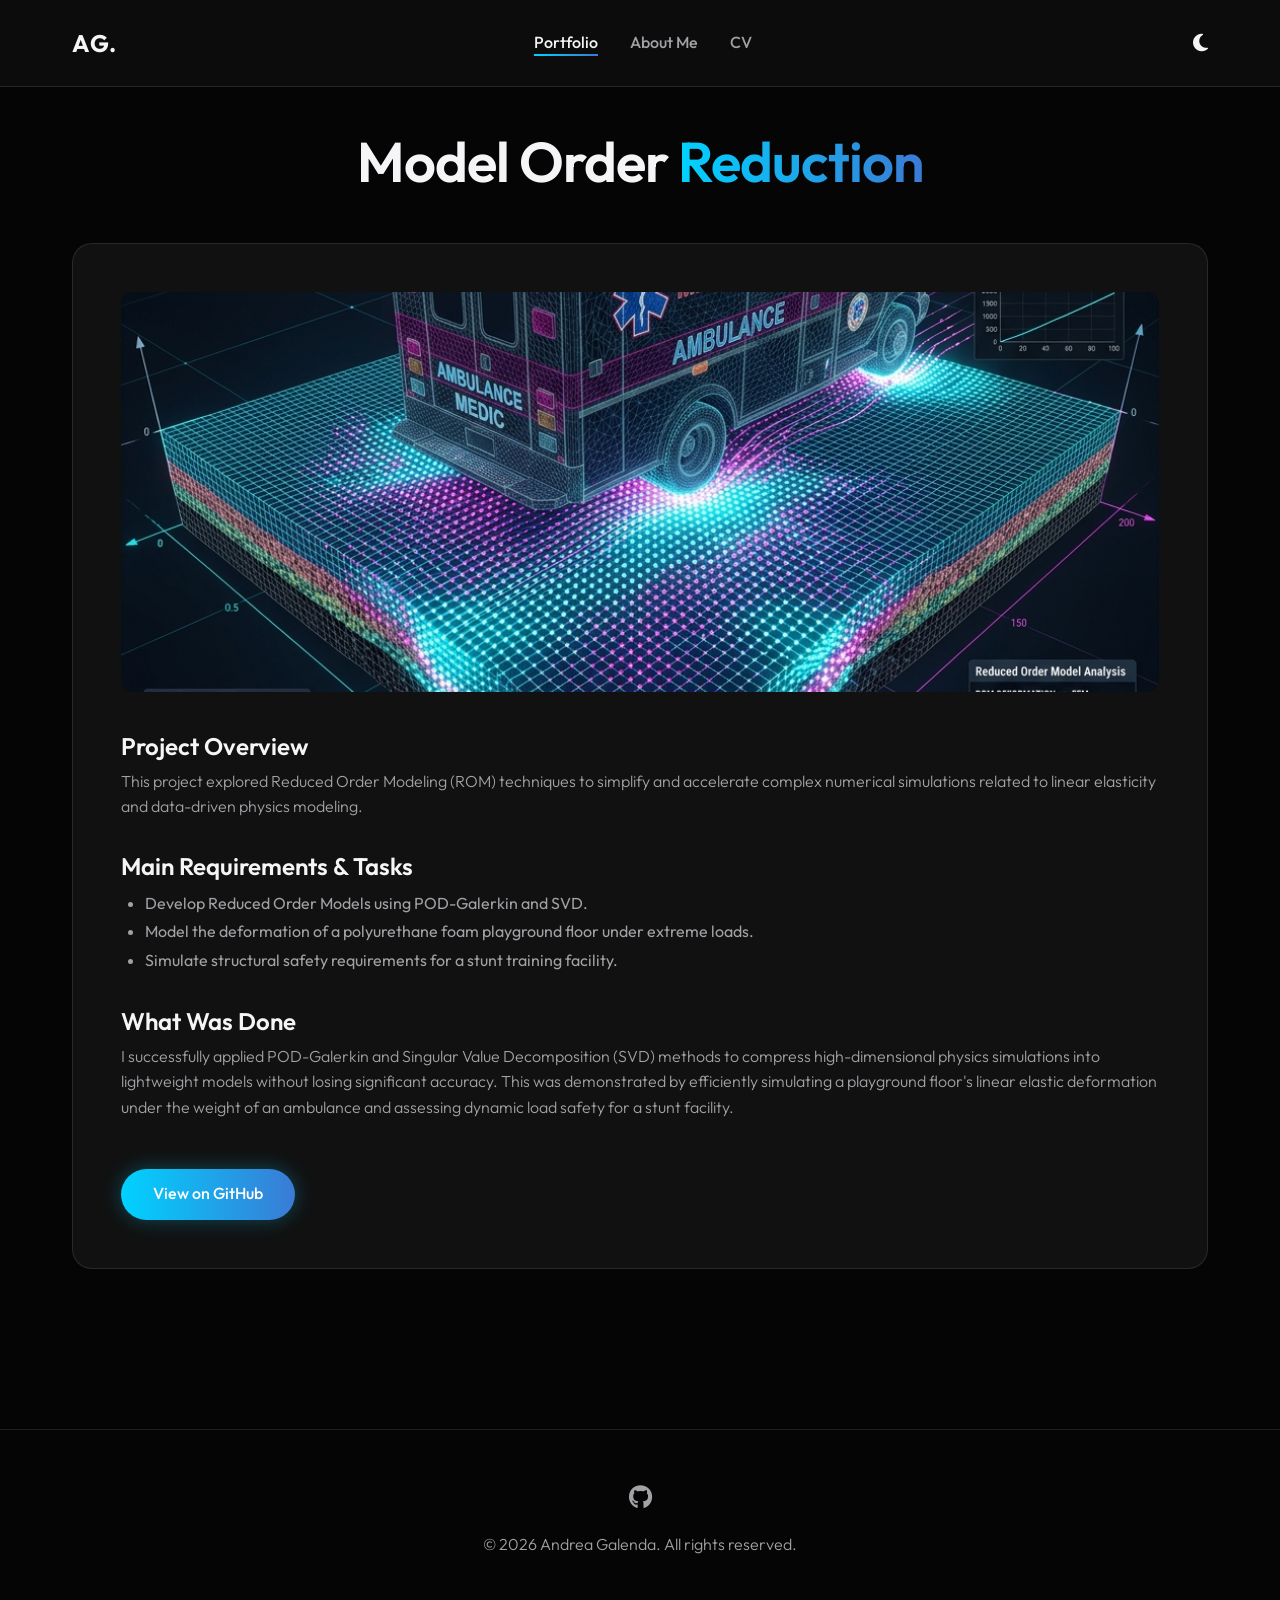
<file: project-rom.html>
<!DOCTYPE html>
<html lang="en">
<head>
    <meta charset="UTF-8">
    <meta name="viewport" content="width=device-width, initial-scale=1.0">
    <title>Model Order Reduction | Andrea Galenda</title>
    <link rel="stylesheet" href="styles.css">
    <link rel="stylesheet" href="https://cdnjs.cloudflare.com/ajax/libs/font-awesome/6.4.0/css/all.min.css">
</head>
<body>
    <nav>
        <div class="container nav-content">
            <a href="index.html" class="logo">AG.</a>
            <ul class="nav-links">
                <li><a href="index.html" class="active">Portfolio</a></li>
                <li><a href="about.html">About Me</a></li>
                <li><a href="cv.html">CV</a></li>
            </ul>
            <button class="theme-toggle" id="theme-toggle" aria-label="Toggle dark/light mode">
                <i class="fas fa-moon" id="theme-icon"></i>
            </button>
        </div>
    </nav>

    <section class="section page-header">
        <div class="container">
            <h1 class="fade-in">Model Order <span class="gradient-text">Reduction</span></h1>
            
            <div class="content-box fade-in" style="margin-top: 3rem;">
                <img src="assets/rom_simulation.png" alt="ROM Simulation" style="width: 100%; max-height: 400px; object-fit: cover; border-radius: 12px; margin-bottom: 2rem;">
                
                <h3>Project Overview</h3>
                <p>This project explored Reduced Order Modeling (ROM) techniques to simplify and accelerate complex numerical simulations related to linear elasticity and data-driven physics modeling.</p>
                
                <h3 style="margin-top: 2rem;">Main Requirements & Tasks</h3>
                <ul style="color: var(--text-secondary); margin-left: 1.5rem; line-height: 1.8;">
                    <li>Develop Reduced Order Models using POD-Galerkin and SVD.</li>
                    <li>Model the deformation of a polyurethane foam playground floor under extreme loads.</li>
                    <li>Simulate structural safety requirements for a stunt training facility.</li>
                </ul>

                <h3 style="margin-top: 2rem;">What Was Done</h3>
                <p>I successfully applied POD-Galerkin and Singular Value Decomposition (SVD) methods to compress high-dimensional physics simulations into lightweight models without losing significant accuracy. This was demonstrated by efficiently simulating a playground floor's linear elastic deformation under the weight of an ambulance and assessing dynamic load safety for a stunt facility.</p>
                
                <a href="https://github.com/andreagalenda/Model_Order_Reduction" target="_blank" class="btn btn-primary" style="margin-top: 2rem;">View on GitHub</a>
            </div>
        </div>
    </section>

    <footer>
        <div class="container">
            <div class="social-links">
                <a href="https://github.com/andreagalenda" target="_blank"><i class="fab fa-github"></i></a>
            </div>
            <p>&copy; 2026 Andrea Galenda. All rights reserved.</p>
        </div>
    </footer>
    <script src="script.js"></script>
</body>
</html>
</file>
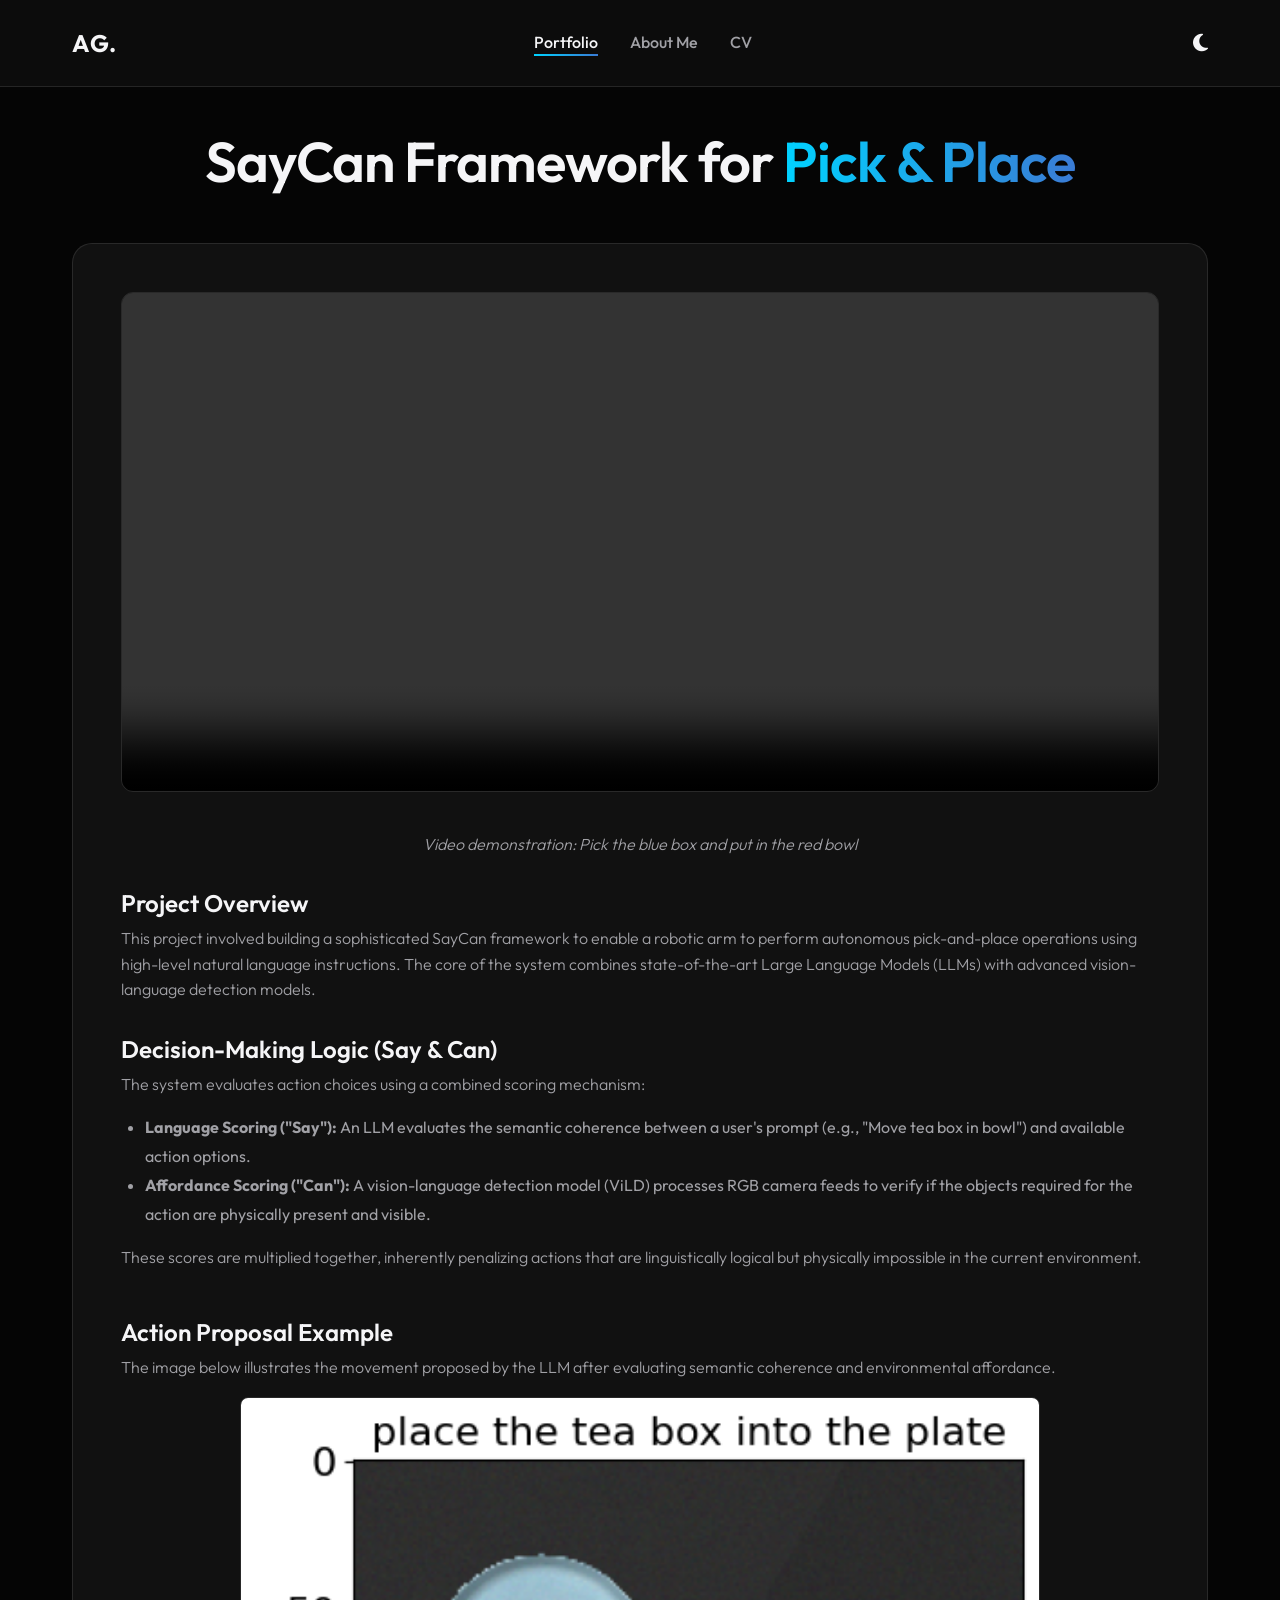
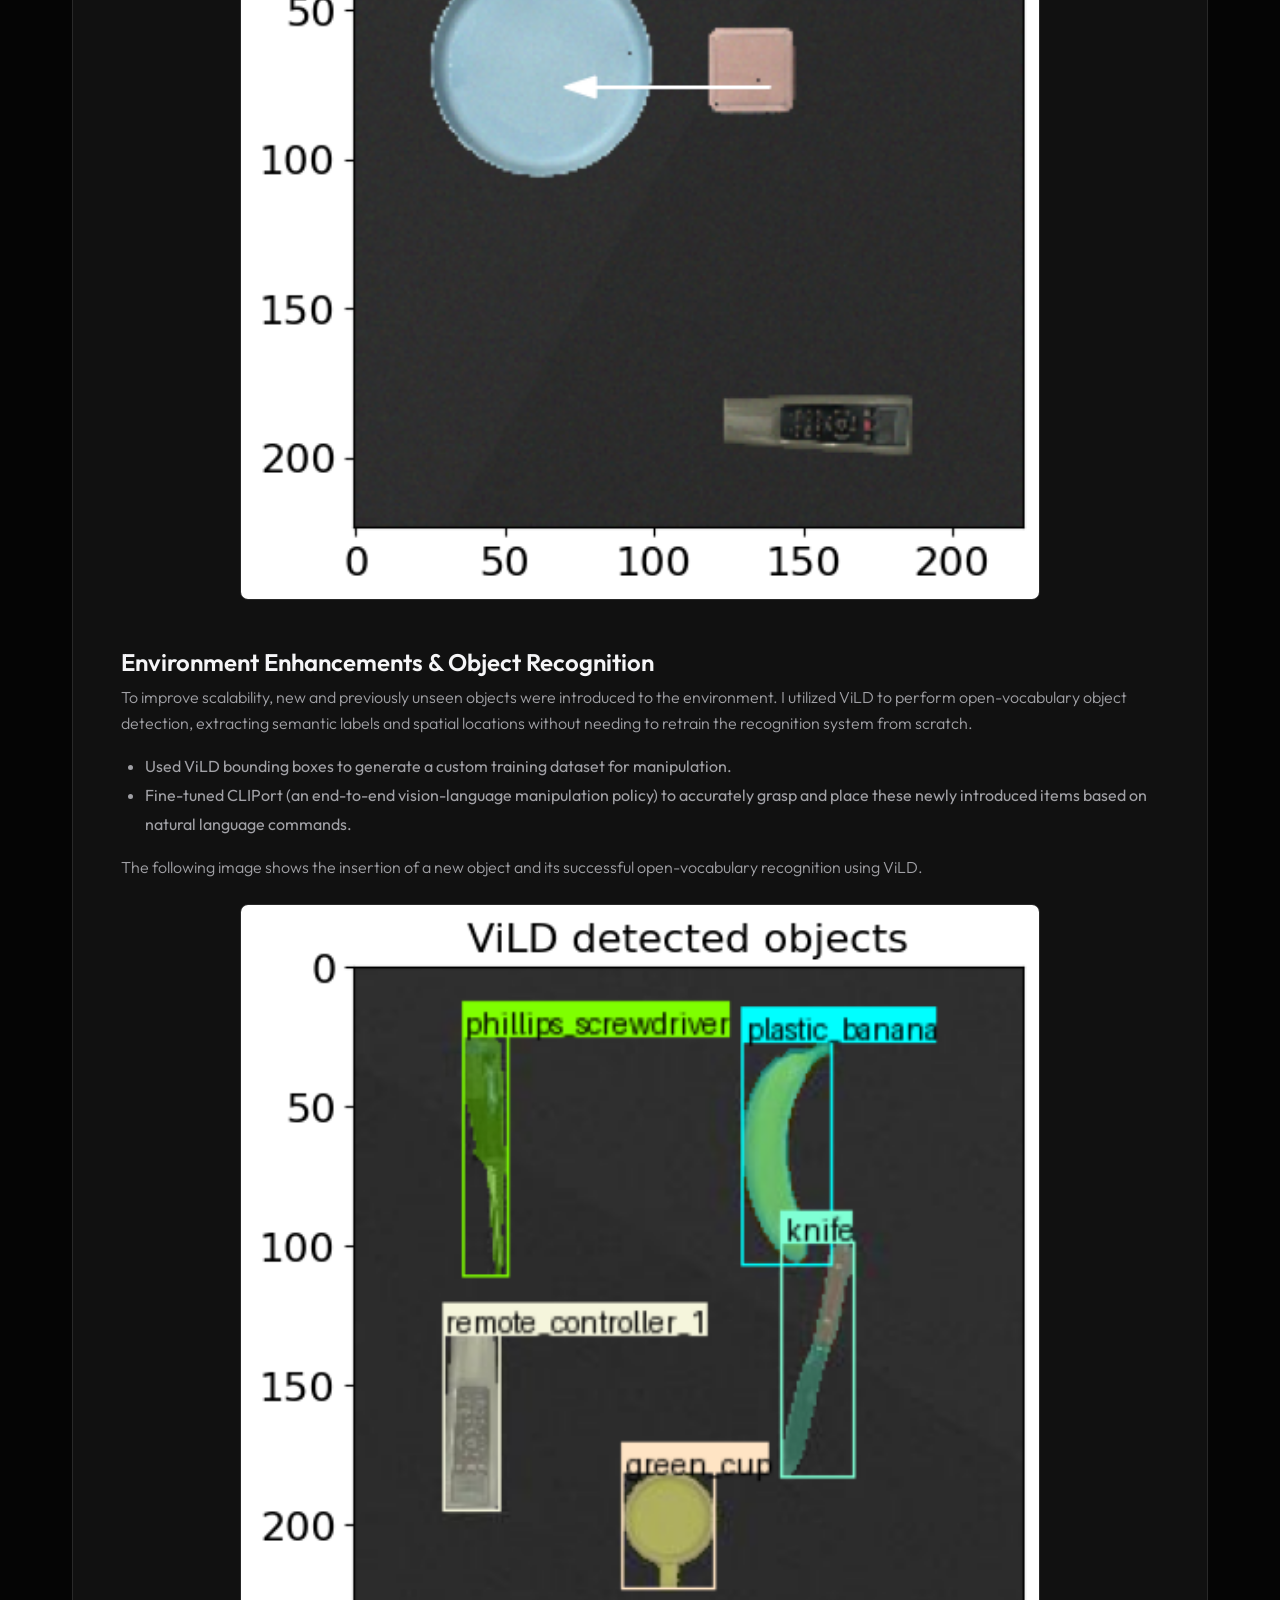
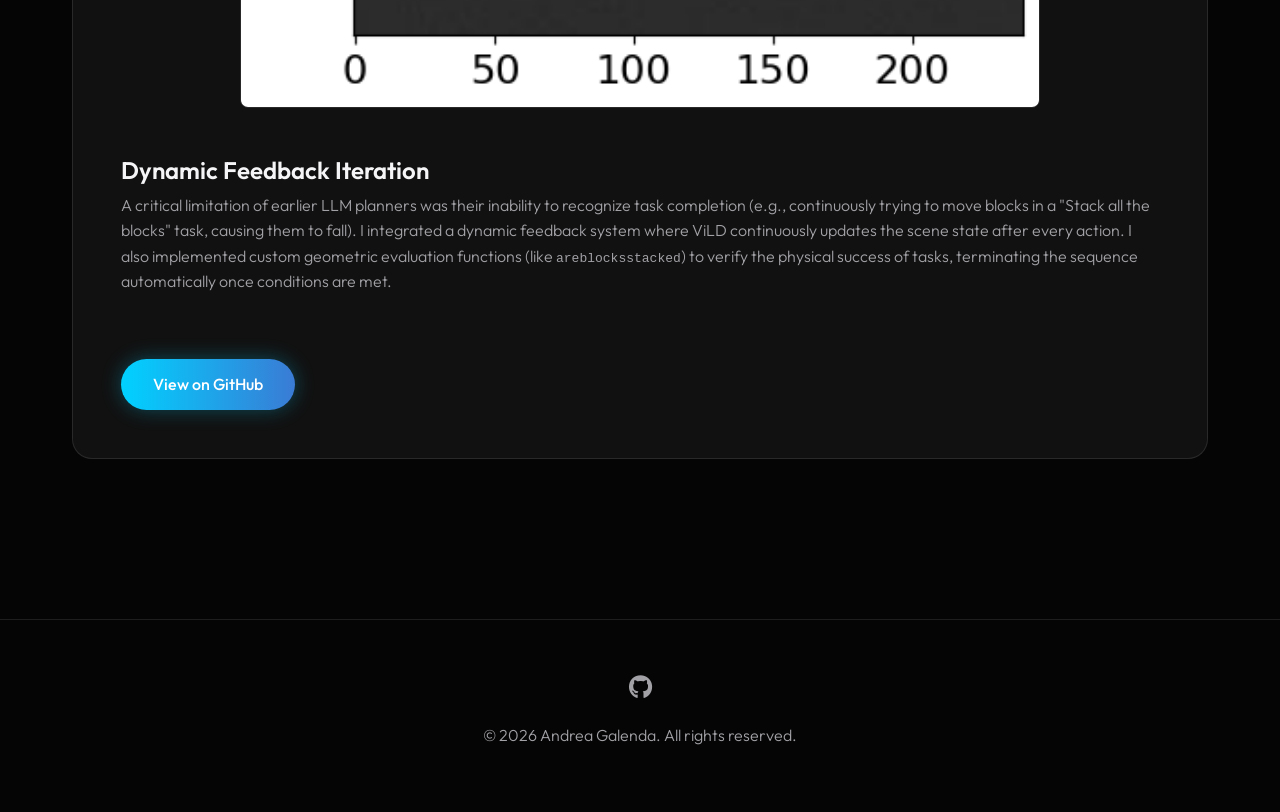
<file: project-saycan.html>
<!DOCTYPE html>
<html lang="en">
<head>
    <meta charset="UTF-8">
    <meta name="viewport" content="width=device-width, initial-scale=1.0">
    <title>SayCan Framework for Pick & Place | Andrea Galenda</title>
    <link rel="stylesheet" href="styles.css">
    <link rel="stylesheet" href="https://cdnjs.cloudflare.com/ajax/libs/font-awesome/6.4.0/css/all.min.css">
</head>
<body>
    <nav>
        <div class="container nav-content">
            <a href="index.html" class="logo">AG.</a>
            <ul class="nav-links">
                <li><a href="index.html" class="active">Portfolio</a></li>
                <li><a href="about.html">About Me</a></li>
                <li><a href="cv.html">CV</a></li>
            </ul>
            <button class="theme-toggle" id="theme-toggle" aria-label="Toggle dark/light mode">
                <i class="fas fa-moon" id="theme-icon"></i>
            </button>
        </div>
    </nav>

    <section class="section page-header">
        <div class="container">
            <h1 class="fade-in">SayCan Framework for <span class="gradient-text">Pick & Place</span></h1>
            
            <div class="content-box fade-in" style="margin-top: 3rem;">
                <!-- Replaced original header image with the video representation -->
                <video controls autoplay loop muted style="width: 100%; max-height: 500px; object-fit: cover; border-radius: 12px; margin-bottom: 2rem; border: 1px solid var(--border-color);">
                    <source src="Machine_Learning_for_Mechanical_Systems/PickPlace.mp4" type="video/mp4">
                    Your browser does not support the video tag.
                </video>
                <p style="text-align: center; color: var(--text-secondary); margin-bottom: 2rem; font-style: italic;">Video demonstration: Pick the blue box and put in the red bowl</p>
                
                <h3>Project Overview</h3>
                <p>This project involved building a sophisticated SayCan framework to enable a robotic arm to perform autonomous pick-and-place operations using high-level natural language instructions. The core of the system combines state-of-the-art Large Language Models (LLMs) with advanced vision-language detection models.</p>
                
                <h3 style="margin-top: 2rem;">Decision-Making Logic (Say & Can)</h3>
                <p>The system evaluates action choices using a combined scoring mechanism:</p>
                <ul style="color: var(--text-secondary); margin-left: 1.5rem; line-height: 1.8;">
                    <li><strong>Language Scoring ("Say"):</strong> An LLM evaluates the semantic coherence between a user's prompt (e.g., "Move tea box in bowl") and available action options.</li>
                    <li><strong>Affordance Scoring ("Can"):</strong> A vision-language detection model (ViLD) processes RGB camera feeds to verify if the objects required for the action are physically present and visible.</li>
                </ul>
                <p style="margin-top: 1rem;">These scores are multiplied together, inherently penalizing actions that are linguistically logical but physically impossible in the current environment.</p>

                <h3 style="margin-top: 3rem;">Action Proposal Example</h3>
                <p style="margin-bottom: 1rem; color: var(--text-secondary);">The image below illustrates the movement proposed by the LLM after evaluating semantic coherence and environmental affordance.</p>
                <img src="Machine_Learning_for_Mechanical_Systems/Movement_semantic.png" alt="LLM proposing a movement" style="display: block; width: 100%; height: auto; max-width: 800px; margin: 0 auto 2rem auto; border-radius: 8px; border: 1px solid var(--border-color);">

                <h3 style="margin-top: 3rem;">Environment Enhancements & Object Recognition</h3>
                <p>To improve scalability, new and previously unseen objects were introduced to the environment. I utilized ViLD to perform open-vocabulary object detection, extracting semantic labels and spatial locations without needing to retrain the recognition system from scratch.</p>
                <ul style="color: var(--text-secondary); margin-left: 1.5rem; line-height: 1.8;">
                    <li>Used ViLD bounding boxes to generate a custom training dataset for manipulation.</li>
                    <li>Fine-tuned CLIPort (an end-to-end vision-language manipulation policy) to accurately grasp and place these newly introduced items based on natural language commands.</li>
                </ul>
                
                <p style="margin-top: 1rem; color: var(--text-secondary);">The following image shows the insertion of a new object and its successful open-vocabulary recognition using ViLD.</p>
                <img src="Machine_Learning_for_Mechanical_Systems/OBJ_recognition.png" alt="ViLD Object Recognition" style="display: block; width: 100%; height: auto; max-width: 800px; margin: 1.5rem auto 2rem auto; border-radius: 8px; border: 1px solid var(--border-color);">

                <h3 style="margin-top: 3rem;">Dynamic Feedback Iteration</h3>
                <p>A critical limitation of earlier LLM planners was their inability to recognize task completion (e.g., continuously trying to move blocks in a "Stack all the blocks" task, causing them to fall). I integrated a dynamic feedback system where ViLD continuously updates the scene state after every action. I also implemented custom geometric evaluation functions (like <code>areblocksstacked</code>) to verify the physical success of tasks, terminating the sequence automatically once conditions are met.</p>
                
                <a href="https://github.com/andreagalenda/Machine_Learning_for_Mechanical_Systems" target="_blank" class="btn btn-primary" style="margin-top: 3rem;">View on GitHub</a>
            </div>
        </div>
    </section>

    <footer>
        <div class="container">
            <div class="social-links">
                <a href="https://github.com/andreagalenda" target="_blank"><i class="fab fa-github"></i></a>
            </div>
            <p>&copy; 2026 Andrea Galenda. All rights reserved.</p>
        </div>
    </footer>
    <script src="script.js"></script>
</body>
</html>
</file>
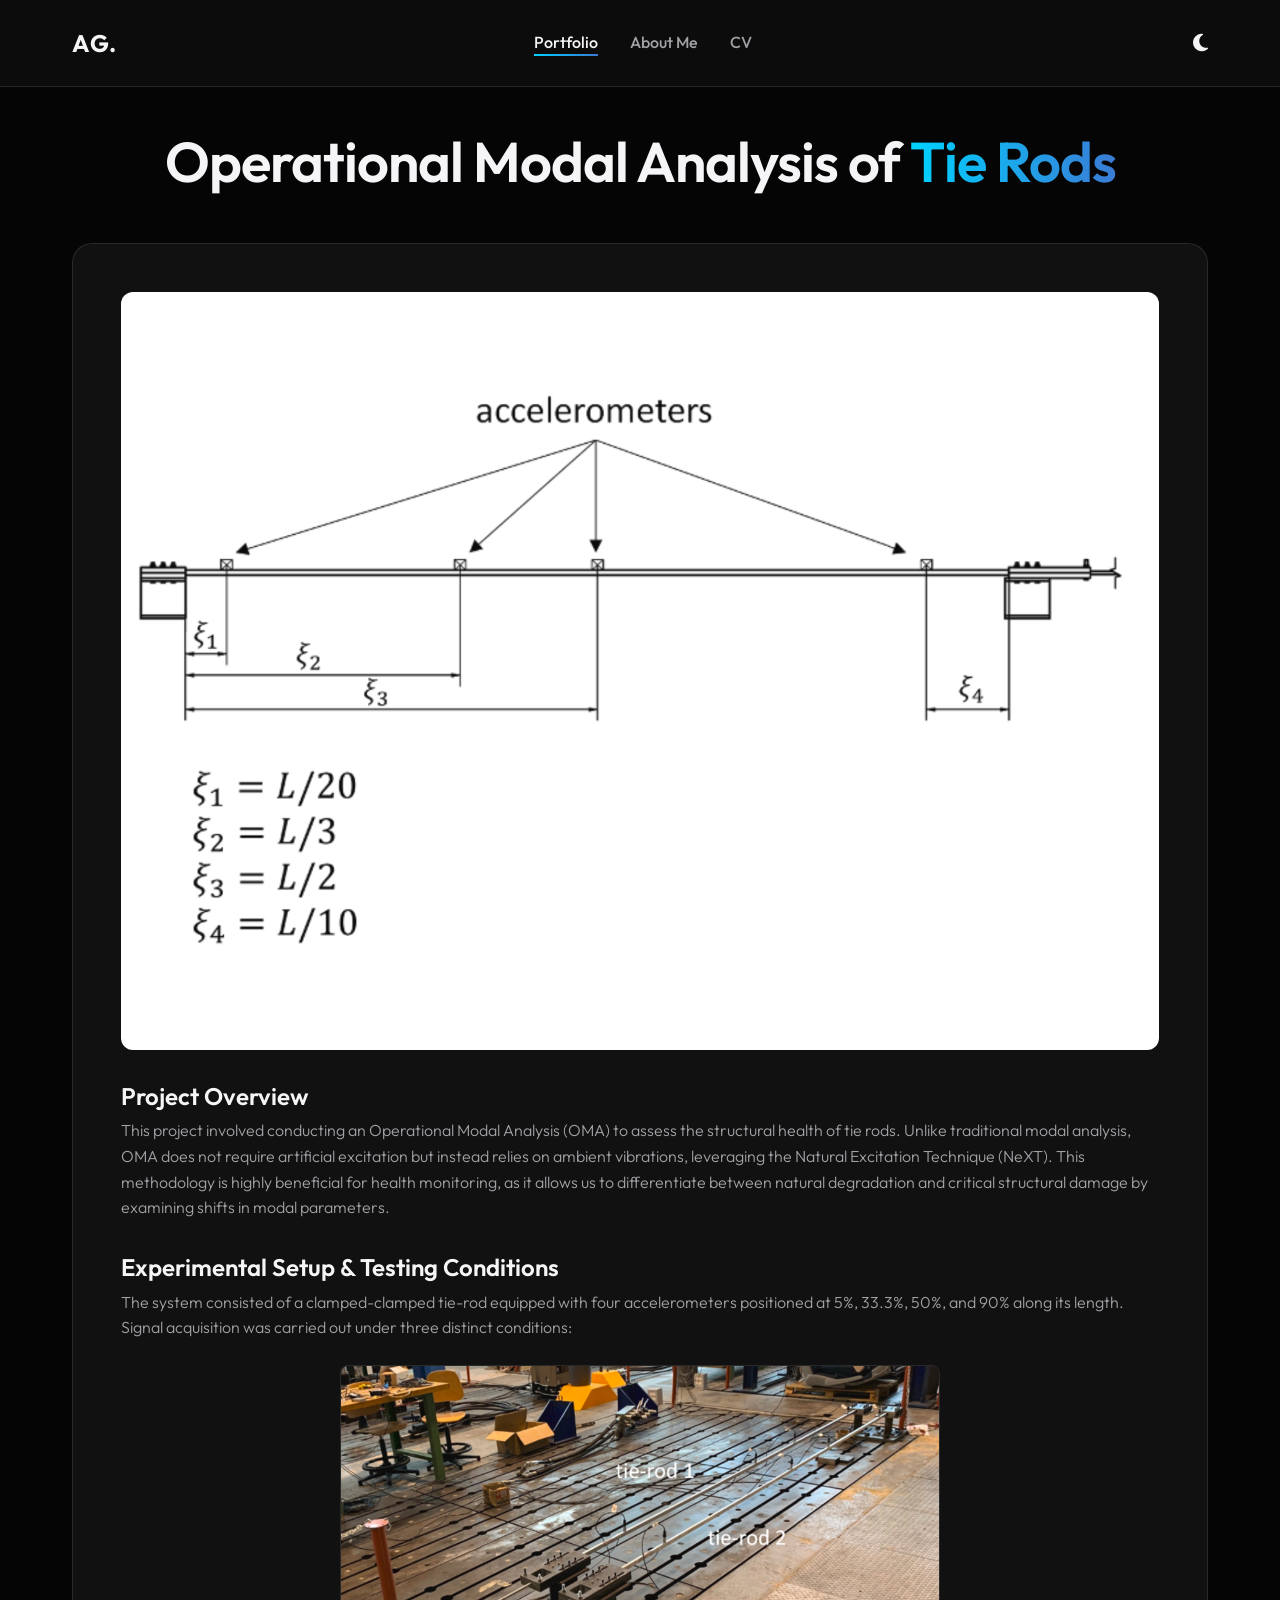
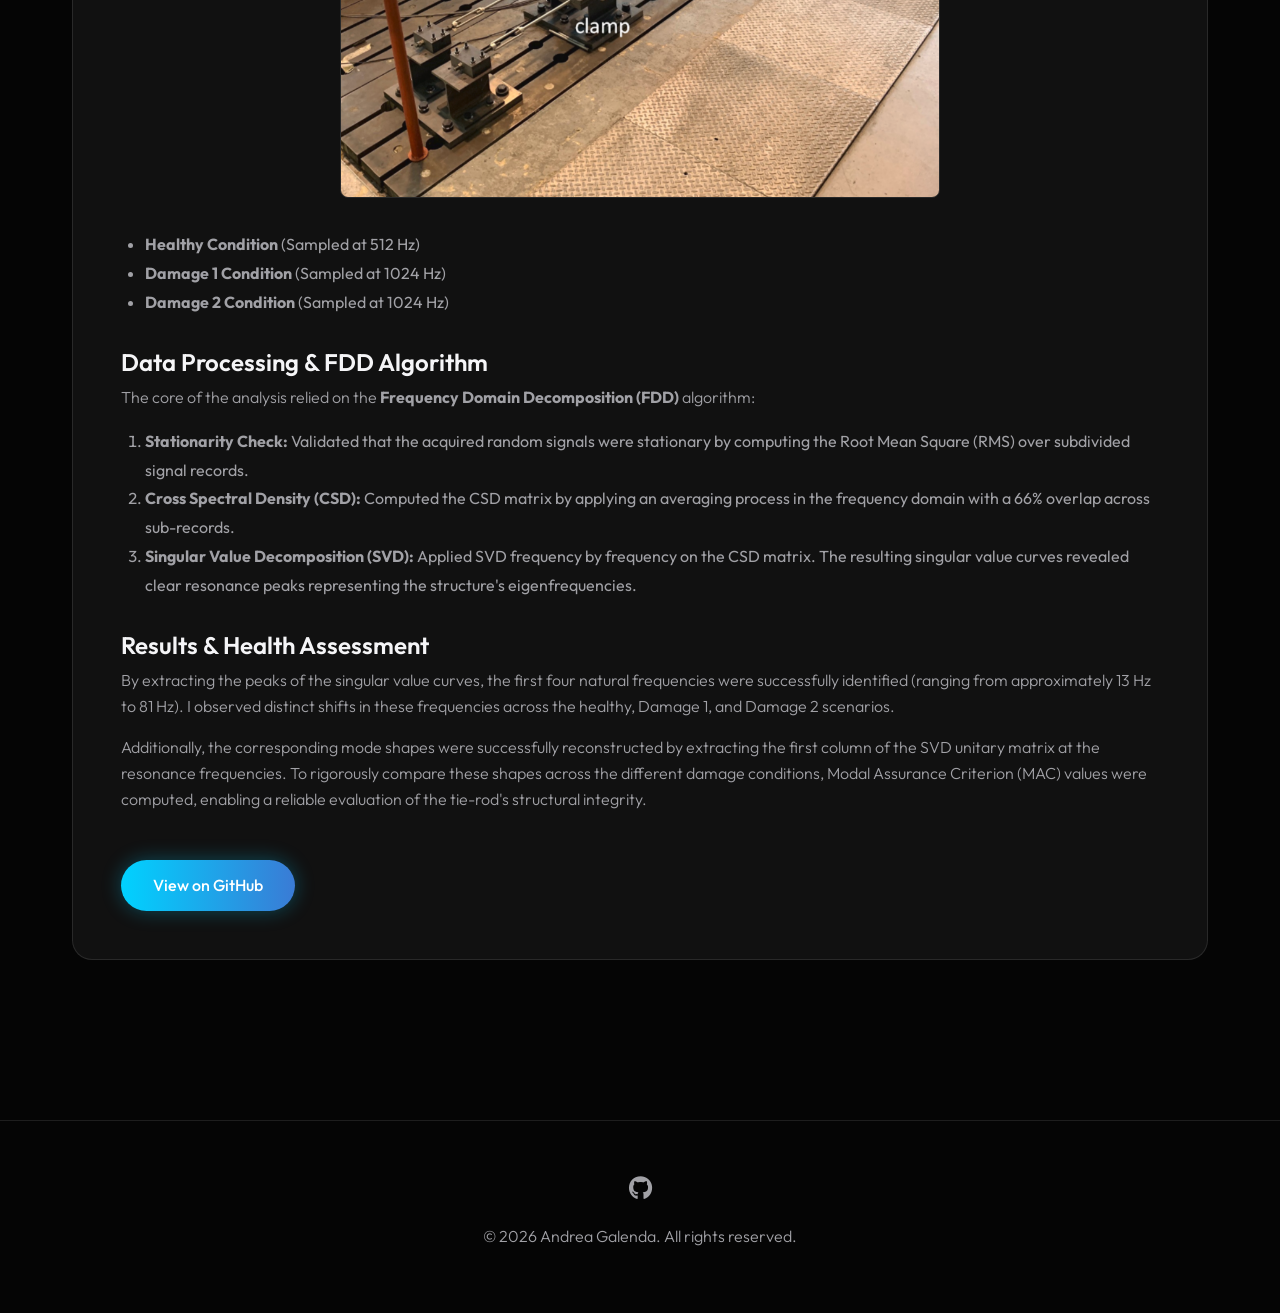
<file: project-tierods.html>
<!DOCTYPE html>
<html lang="en">
<head>
    <meta charset="UTF-8">
    <meta name="viewport" content="width=device-width, initial-scale=1.0">
    <title>Operational Modal Analysis of Tie Rods | Andrea Galenda</title>
    <link rel="stylesheet" href="styles.css">
    <link rel="stylesheet" href="https://cdnjs.cloudflare.com/ajax/libs/font-awesome/6.4.0/css/all.min.css">
</head>
<body>
    <nav>
        <div class="container nav-content">
            <a href="index.html" class="logo">AG.</a>
            <ul class="nav-links">
                <li><a href="index.html" class="active">Portfolio</a></li>
                <li><a href="about.html">About Me</a></li>
                <li><a href="cv.html">CV</a></li>
            </ul>
            <button class="theme-toggle" id="theme-toggle" aria-label="Toggle dark/light mode">
                <i class="fas fa-moon" id="theme-icon"></i>
            </button>
        </div>
    </nav>

    <section class="section page-header">
        <div class="container">
            <h1 class="fade-in">Operational Modal Analysis of <span class="gradient-text">Tie Rods</span></h1>
            
            <div class="content-box fade-in" style="margin-top: 3rem;">
                <img src="Data_Analysis_for_Mechanical_Systems/Sketch.png" alt="Tie Rods OMA" style="display: block; width: 100%; height: auto; border-radius: 12px; margin-bottom: 2rem; background-color: white; padding: 1rem;">
                
                <h3>Project Overview</h3>
                <p>This project involved conducting an Operational Modal Analysis (OMA) to assess the structural health of tie rods. Unlike traditional modal analysis, OMA does not require artificial excitation but instead relies on ambient vibrations, leveraging the Natural Excitation Technique (NeXT). This methodology is highly beneficial for health monitoring, as it allows us to differentiate between natural degradation and critical structural damage by examining shifts in modal parameters.</p>
                
                <h3 style="margin-top: 2rem;">Experimental Setup & Testing Conditions</h3>
                <p>The system consisted of a clamped-clamped tie-rod equipped with four accelerometers positioned at 5%, 33.3%, 50%, and 90% along its length. Signal acquisition was carried out under three distinct conditions:</p>
                <img src="Data_Analysis_for_Mechanical_Systems/Exp_setup.png" alt="Experimental Setup" style="display: block; width: 100%; max-width: 600px; height: auto; margin: 1.5rem auto 2rem auto; border-radius: 8px; border: 1px solid var(--border-color);">
                <ul style="color: var(--text-secondary); margin-left: 1.5rem; line-height: 1.8;">
                    <li><strong>Healthy Condition</strong> (Sampled at 512 Hz)</li>
                    <li><strong>Damage 1 Condition</strong> (Sampled at 1024 Hz)</li>
                    <li><strong>Damage 2 Condition</strong> (Sampled at 1024 Hz)</li>
                </ul>

                <h3 style="margin-top: 2rem;">Data Processing & FDD Algorithm</h3>
                <p>The core of the analysis relied on the <strong>Frequency Domain Decomposition (FDD)</strong> algorithm:</p>
                <ol style="color: var(--text-secondary); margin-left: 1.5rem; line-height: 1.8;">
                    <li><strong>Stationarity Check:</strong> Validated that the acquired random signals were stationary by computing the Root Mean Square (RMS) over subdivided signal records.</li>
                    <li><strong>Cross Spectral Density (CSD):</strong> Computed the CSD matrix by applying an averaging process in the frequency domain with a 66% overlap across sub-records.</li>
                    <li><strong>Singular Value Decomposition (SVD):</strong> Applied SVD frequency by frequency on the CSD matrix. The resulting singular value curves revealed clear resonance peaks representing the structure's eigenfrequencies.</li>
                </ol>

                <h3 style="margin-top: 2rem;">Results & Health Assessment</h3>
                <p>By extracting the peaks of the singular value curves, the first four natural frequencies were successfully identified (ranging from approximately 13 Hz to 81 Hz). I observed distinct shifts in these frequencies across the healthy, Damage 1, and Damage 2 scenarios.</p>
                <p style="margin-top: 1rem;">Additionally, the corresponding mode shapes were successfully reconstructed by extracting the first column of the SVD unitary matrix at the resonance frequencies. To rigorously compare these shapes across the different damage conditions, Modal Assurance Criterion (MAC) values were computed, enabling a reliable evaluation of the tie-rod's structural integrity.</p>
                
                <a href="https://github.com/andreagalenda/Data_Analysis_for_Mechanical_Systems" target="_blank" class="btn btn-primary" style="margin-top: 2rem;">View on GitHub</a>
            </div>
        </div>
    </section>

    <footer>
        <div class="container">
            <div class="social-links">
                <a href="https://github.com/andreagalenda" target="_blank"><i class="fab fa-github"></i></a>
            </div>
            <p>&copy; 2026 Andrea Galenda. All rights reserved.</p>
        </div>
    </footer>
    <script src="script.js"></script>
</body>
</html>
</file>
<file: styles.css>
@import url('https://fonts.googleapis.com/css2?family=Outfit:wght@300;400;500;600;700&display=swap');

:root {
  --bg-color: #050505;
  --surface-color: #111111;
  --surface-hover: #1a1a1a;
  --primary-color: #00d2ff;
  --secondary-color: #3a7bd5;
  --text-primary: #f5f5f7;
  --text-secondary: #a1a1a6;
  --border-color: rgba(255, 255, 255, 0.1);
  --glass-bg: rgba(17, 17, 17, 0.7);
  --glass-border: rgba(255, 255, 255, 0.05);
  --shadow-sm: 0 4px 6px -1px rgba(0, 0, 0, 0.1), 0 2px 4px -1px rgba(0, 0, 0, 0.06);
  --shadow-lg: 0 10px 15px -3px rgba(0, 0, 0, 0.5), 0 4px 6px -2px rgba(0, 0, 0, 0.25);
  --glow: 0 0 20px rgba(0, 210, 255, 0.3);
}

[data-theme="light"] {
  --bg-color: #f4f6f8;
  --surface-color: #ffffff;
  --surface-hover: #eef2f5;
  --primary-color: #0088cc;
  --secondary-color: #005580;
  --text-primary: #1a1a1a;
  --text-secondary: #555555;
  --border-color: rgba(0, 0, 0, 0.1);
  --glass-bg: rgba(255, 255, 255, 0.85);
  --glass-border: rgba(0, 0, 0, 0.05);
  --glow: 0 0 20px rgba(0, 136, 204, 0.3);
}

* {
  margin: 0;
  padding: 0;
  box-sizing: border-box;
}

body {
  font-family: 'Outfit', sans-serif;
  background-color: var(--bg-color);
  color: var(--text-primary);
  line-height: 1.6;
  overflow-x: hidden;
}

/* Typography */
h1, h2, h3, h4 {
  font-weight: 600;
  line-height: 1.2;
}

h1 { font-size: 3.5rem; letter-spacing: -1px; }
h2 { font-size: 2.5rem; margin-bottom: 1rem; }
h3 { font-size: 1.5rem; margin-bottom: 0.5rem; }
p { color: var(--text-secondary); margin-bottom: 1rem; font-weight: 300; }

.gradient-text {
  background: linear-gradient(to right, var(--primary-color), var(--secondary-color));
  -webkit-background-clip: text;
  background-clip: text;
  color: transparent;
  display: inline-block;
}

/* Layout */
.container {
  max-width: 1200px;
  margin: 0 auto;
  padding: 0 2rem;
}

/* Navigation */
nav {
  position: fixed;
  top: 0;
  left: 0;
  width: 100%;
  padding: 1.5rem 0;
  z-index: 1000;
  transition: all 0.3s ease;
  backdrop-filter: blur(10px);
  background: var(--glass-bg);
  border-bottom: 1px solid var(--border-color);
}

.nav-content {
  display: flex;
  justify-content: space-between;
  align-items: center;
}

.logo {
  font-size: 1.5rem;
  font-weight: 700;
  color: var(--text-primary);
  text-decoration: none;
  letter-spacing: 1px;
}

.nav-links {
  display: flex;
  gap: 2rem;
  list-style: none;
}

.nav-links a {
  color: var(--text-secondary);
  text-decoration: none;
  font-weight: 500;
  transition: color 0.3s ease;
  position: relative;
}

.nav-links a:hover,
.nav-links a.active {
  color: var(--text-primary);
}

.nav-links a::after {
  content: '';
  position: absolute;
  width: 0;
  height: 2px;
  bottom: -4px;
  left: 0;
  background: linear-gradient(to right, var(--primary-color), var(--secondary-color));
  transition: width 0.3s ease;
}

.nav-links a:hover::after,
.nav-links a.active::after {
  width: 100%;
}

/* Hero Section */
.hero {
  height: 100vh;
  display: flex;
  align-items: center;
  position: relative;
}

.hero::before {
  content: '';
  position: absolute;
  top: -20%;
  right: -10%;
  width: 600px;
  height: 600px;
  background: radial-gradient(circle, rgba(58, 123, 213, 0.15) 0%, transparent 70%);
  border-radius: 50%;
  z-index: -1;
}

.hero-content {
  max-width: 600px;
  animation: fadeUp 1s ease forwards;
  opacity: 0;
  transform: translateY(20px);
}

.hero-flex {
  display: flex;
  align-items: center;
  justify-content: space-between;
  gap: 3rem;
  width: 100%;
}

.profile-pic {
  width: 320px;
  height: 320px;
  border-radius: 50%;
  object-fit: cover;
  border: 4px solid var(--surface-color);
  box-shadow: 0 0 0 4px var(--primary-color), var(--glow);
  flex-shrink: 0;
  animation: fadeUp 1s ease forwards 0.2s;
  opacity: 0;
  transform: translateY(20px);
}

.theme-toggle {
  background: none;
  border: none;
  color: var(--text-primary);
  font-size: 1.25rem;
  cursor: pointer;
  margin-left: 1.5rem;
  display: flex;
  align-items: center;
  transition: color 0.3s ease;
}

.theme-toggle:hover {
  color: var(--primary-color);
}

.hero h1 {
  margin-bottom: 1.5rem;
}

.hero p {
  font-size: 1.2rem;
  max-width: 600px;
  margin-bottom: 2rem;
}

/* Buttons */
.btn {
  display: inline-block;
  padding: 0.8rem 2rem;
  border-radius: 30px;
  text-decoration: none;
  font-weight: 500;
  transition: all 0.3s ease;
  cursor: pointer;
  border: none;
}

.btn-primary {
  background: linear-gradient(to right, var(--primary-color), var(--secondary-color));
  color: #fff;
  box-shadow: var(--glow);
}

.btn-primary:hover {
  transform: translateY(-2px);
  box-shadow: 0 0 30px rgba(0, 210, 255, 0.5);
}

.btn-secondary {
  background: transparent;
  color: var(--text-primary);
  border: 1px solid var(--border-color);
}

.btn-secondary:hover {
  background: var(--surface-hover);
  border-color: var(--text-secondary);
}

/* Projects Section */
.section {
  padding: 6rem 0;
}

.section-header {
  margin-bottom: 4rem;
  text-align: center;
}

.projects-grid {
  display: grid;
  grid-template-columns: repeat(auto-fill, minmax(350px, 1fr));
  gap: 2rem;
}

.project-card {
  background: var(--surface-color);
  border: 1px solid var(--border-color);
  border-radius: 16px;
  overflow: hidden;
  transition: all 0.4s ease;
  display: flex;
  flex-direction: column;
  position: relative;
  z-index: 1;
}

.project-card:hover {
  transform: translateY(-10px);
  box-shadow: var(--shadow-lg), var(--glow);
  border-color: rgba(0, 210, 255, 0.3);
}

.project-image {
  width: 100%;
  height: 220px;
  object-fit: cover;
  border-bottom: 1px solid var(--border-color);
  transition: transform 0.5s ease;
}

.project-card:hover .project-image {
  transform: scale(1.05);
}

.project-content {
  padding: 2rem;
  flex-grow: 1;
  display: flex;
  flex-direction: column;
  background: var(--surface-color);
  position: relative;
}

.project-tags {
  display: flex;
  gap: 0.5rem;
  margin-bottom: 1rem;
  flex-wrap: wrap;
}

.tag {
  background: rgba(255, 255, 255, 0.05);
  padding: 0.3rem 0.8rem;
  border-radius: 20px;
  font-size: 0.75rem;
  font-weight: 500;
  color: var(--primary-color);
  border: 1px solid rgba(0, 210, 255, 0.1);
}

.project-title {
  font-size: 1.25rem;
  margin-bottom: 0.5rem;
}

.project-desc {
  font-size: 0.9rem;
  flex-grow: 1;
  margin-bottom: 1.5rem;
}

.project-link {
  display: inline-flex;
  align-items: center;
  gap: 0.5rem;
  color: var(--text-primary);
  text-decoration: none;
  font-size: 0.9rem;
  font-weight: 500;
  transition: color 0.3s ease;
  margin-top: auto;
}

.project-link:hover {
  color: var(--primary-color);
}

/* About & CV Pages */
.page-header {
  padding-top: 8rem;
  padding-bottom: 4rem;
  text-align: center;
}

.content-box {
  background: var(--surface-color);
  border: 1px solid var(--border-color);
  border-radius: 20px;
  padding: 3rem;
  margin-bottom: 2rem;
  text-align: left;
}

.timeline {
  position: relative;
  max-width: 800px;
  margin: 0 auto;
}

.timeline::before {
  content: '';
  position: absolute;
  top: 0;
  left: 20px;
  height: 100%;
  width: 2px;
  background: var(--border-color);
}

.timeline-item {
  position: relative;
  padding-left: 60px;
  margin-bottom: 3rem;
}

.timeline-item::before {
  content: '';
  position: absolute;
  top: 0;
  left: 14px;
  width: 14px;
  height: 14px;
  border-radius: 50%;
  background: var(--primary-color);
  box-shadow: 0 0 10px var(--primary-color);
}

.timeline-date {
  font-size: 0.9rem;
  color: var(--primary-color);
  font-weight: 600;
  margin-bottom: 0.5rem;
  display: block;
}

.cv-download-cards {
  display: grid;
  grid-template-columns: repeat(auto-fit, minmax(250px, 1fr));
  gap: 2rem;
  margin-top: 3rem;
}

.cv-card {
  background: var(--surface-color);
  border: 1px solid var(--border-color);
  border-radius: 16px;
  padding: 2rem;
  text-align: center;
  transition: all 0.3s ease;
}

.cv-card:hover {
  border-color: var(--primary-color);
  transform: translateY(-5px);
}

.cv-icon {
  font-size: 3rem;
  margin-bottom: 1rem;
  color: var(--secondary-color);
}

/* Animations */
@keyframes fadeUp {
  to {
    opacity: 1;
    transform: translateY(0);
  }
}

.fade-in {
  opacity: 0;
  transform: translateY(20px);
  transition: opacity 0.6s ease-out, transform 0.6s ease-out;
}

.fade-in.visible {
  opacity: 1;
  transform: translateY(0);
}

/* Footer */
footer {
  padding: 3rem 0;
  text-align: center;
  border-top: 1px solid var(--border-color);
  margin-top: 4rem;
}

.social-links {
  display: flex;
  justify-content: center;
  gap: 1.5rem;
  margin-bottom: 1rem;
}

.social-links a {
  color: var(--text-secondary);
  font-size: 1.5rem;
  transition: color 0.3s ease;
}

.social-links a:hover {
  color: var(--primary-color);
}

/* Responsive */
@media (max-width: 768px) {
  h1 { font-size: 2.5rem; }
  h2 { font-size: 2rem; }
  .nav-links { display: none; }
  .hero-flex { flex-direction: column-reverse; text-align: center; justify-content: center; gap: 2rem;}
  .profile-pic { width: 250px; height: 250px; }
  .projects-grid { grid-template-columns: 1fr; }
}
</file>
